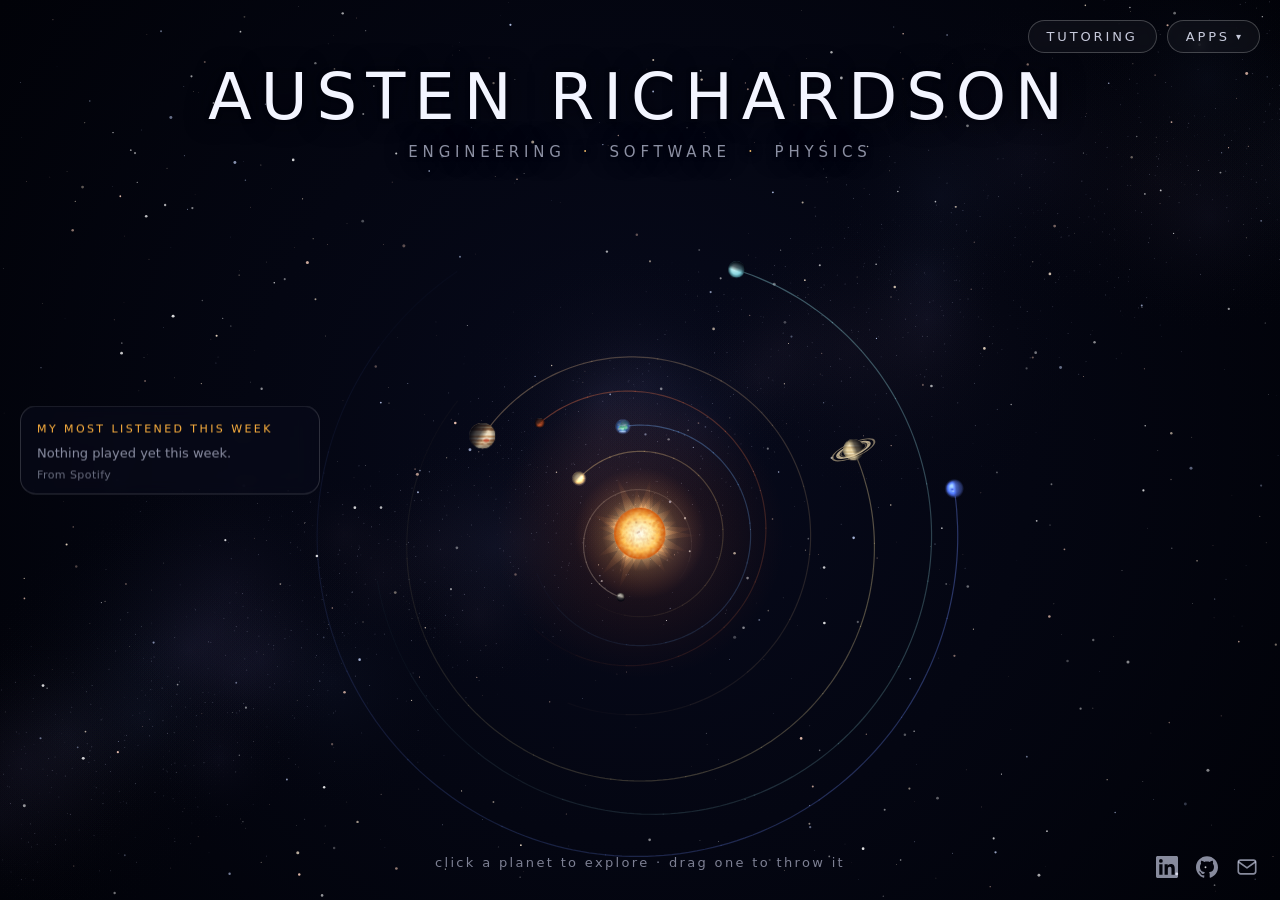
<file: index.html>
<!DOCTYPE html>
<html lang="en">
<head>
  <meta charset="utf-8">
  <meta name="viewport" content="width=device-width, initial-scale=1">
  <title>AustenRichardson.com</title>
  <link rel="icon" href="data:image/svg+xml,<svg xmlns='http://www.w3.org/2000/svg' viewBox='0 0 32 32'><defs><radialGradient id='g'><stop offset='0' stop-color='%23fff6d0'/><stop offset='.6' stop-color='%23ffb23f'/><stop offset='1' stop-color='%23ff7a10'/></radialGradient></defs><circle cx='16' cy='16' r='12' fill='url(%23g)'/></svg>">
  <link rel="stylesheet" href="css/style.css">
</head>
<body>
  <canvas id="space" aria-label="AustenRichardson.com interactive solar system"></canvas>

  <header id="masthead">
    <h1>Austen Richardson</h1>
    <p class="tagline">Engineering <span aria-hidden="true">&middot;</span> Software <span aria-hidden="true">&middot;</span> Physics</p>
  </header>

  <p id="hint" aria-hidden="true"></p>

  <!-- Site links -->
  <nav id="site-links" aria-label="More">
    <a class="site-link" id="tutoring-link" href="tutoring/">Tutoring</a>
    <div class="apps">
      <button class="site-link" id="apps-btn" type="button" aria-expanded="false" aria-controls="apps-menu">Apps <span class="caret" aria-hidden="true">▾</span></button>
      <!-- To add an app, add another <li> here. -->
      <ul class="apps-menu" id="apps-menu" hidden>
        <li><a href="krillion/">Music Krillion</a></li>
        <li><a href="sky/">Your Sky Tonight</a></li>
      </ul>
    </div>
  </nav>

  <!-- My most listened this week (filled from data/spotify-week.json by js/listening.js) -->
  <aside id="listening" aria-labelledby="listening-title" hidden>
    <button class="site-link" id="listening-btn" type="button" aria-expanded="false" aria-controls="listening-panel"><span aria-hidden="true">♫</span> This week</button>
    <div class="listening-panel" id="listening-panel">
      <h2 id="listening-title">My most listened this week</h2>
      <ol id="listening-list"></ol>
      <p class="listening-foot" id="listening-foot"></p>
    </div>
  </aside>

  <!-- Contact links -->
  <nav id="contact" aria-label="Contact">
    <a href="https://www.linkedin.com/in/austen-richardson-918320334/" target="_blank" rel="noopener" aria-label="LinkedIn" title="LinkedIn">
      <svg viewBox="0 0 24 24" aria-hidden="true"><path fill="currentColor" d="M20.447 20.452h-3.554v-5.569c0-1.328-.027-3.037-1.852-3.037-1.853 0-2.136 1.445-2.136 2.939v5.667H9.351V9h3.414v1.561h.046c.477-.9 1.637-1.85 3.37-1.85 3.601 0 4.267 2.37 4.267 5.455v6.286zM5.337 7.433a2.062 2.062 0 1 1 0-4.125 2.062 2.062 0 0 1 0 4.125zM7.119 20.452H3.555V9h3.564v11.452zM22.225 0H1.771C.792 0 0 .774 0 1.729v20.542C0 23.227.792 24 1.771 24h20.451C23.2 24 24 23.227 24 22.271V1.729C24 .774 23.2 0 22.222 0h.003z"/></svg>
    </a>
    <a href="https://github.com/austenjr08" target="_blank" rel="noopener" aria-label="GitHub" title="GitHub">
      <svg viewBox="0 0 24 24" aria-hidden="true"><path fill="currentColor" d="M12 .297c-6.63 0-12 5.373-12 12 0 5.303 3.438 9.8 8.205 11.385.6.113.82-.258.82-.577 0-.285-.01-1.04-.015-2.04-3.338.724-4.042-1.61-4.042-1.61C4.422 18.07 3.633 17.7 3.633 17.7c-1.087-.744.084-.729.084-.729 1.205.084 1.838 1.236 1.838 1.236 1.07 1.835 2.809 1.305 3.495.998.108-.776.417-1.305.76-1.605-2.665-.3-5.466-1.332-5.466-5.93 0-1.31.465-2.38 1.235-3.22-.135-.303-.54-1.523.105-3.176 0 0 1.005-.322 3.3 1.23.96-.267 1.98-.399 3-.405 1.02.006 2.04.138 3 .405 2.28-1.552 3.285-1.23 3.285-1.23.645 1.653.24 2.873.12 3.176.765.84 1.23 1.91 1.23 3.22 0 4.61-2.805 5.625-5.475 5.92.42.36.81 1.096.81 2.22 0 1.606-.015 2.896-.015 3.286 0 .315.21.69.825.57C20.565 22.092 24 17.592 24 12.297c0-6.627-5.373-12-12-12"/></svg>
    </a>
    <a href="mailto:austenjames08@gmail.com" aria-label="Email" title="Email">
      <svg viewBox="0 0 24 24" aria-hidden="true" fill="none" stroke="currentColor" stroke-width="1.8" stroke-linecap="round" stroke-linejoin="round"><rect x="2.5" y="4.5" width="19" height="15" rx="2.5"/><path d="m3 6.5 9 6.5 9-6.5"/></svg>
    </a>
  </nav>

  <button id="reset" type="button">reset</button>
  <script src="js/stats.js"></script>
  <script src="js/main.js"></script>
  <script src="js/apps-menu.js"></script>
  <script src="js/listening.js"></script>
</body>
</html>
</file>
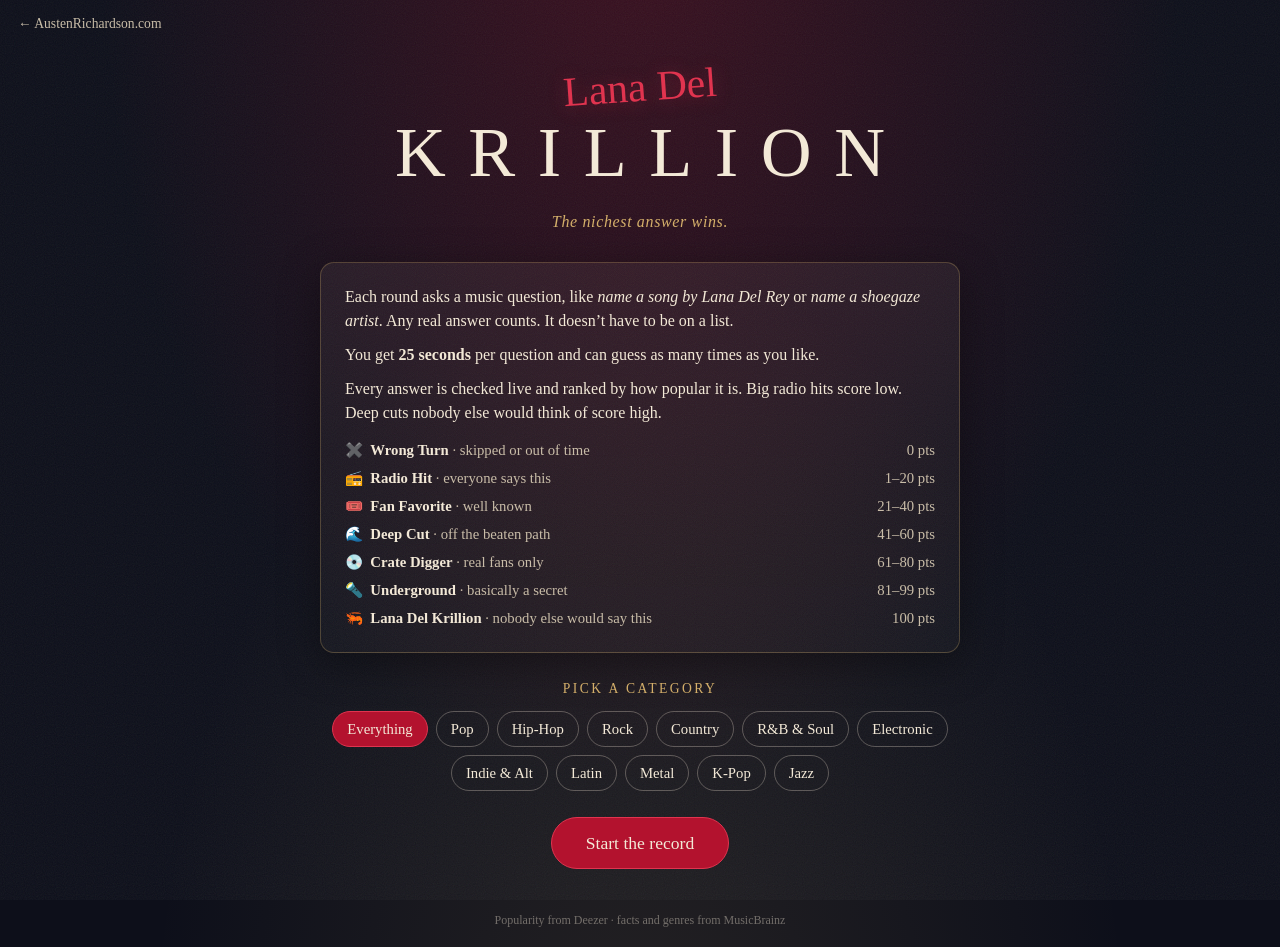
<file: krillion/index.html>
<!DOCTYPE html>
<html lang="en">
<head>
  <meta charset="utf-8">
  <meta name="viewport" content="width=device-width, initial-scale=1">
  <title>Lana Del Krillion</title>
  <meta name="description" content="A music trivia game where the nichest answer wins.">
  <meta name="robots" content="noindex">
  <link rel="icon" href="data:image/svg+xml,<svg xmlns='http://www.w3.org/2000/svg' viewBox='0 0 32 32'><text y='26' font-size='26'>🦐</text></svg>">
  <link rel="stylesheet" href="krillion.css">
</head>
<body>
  <div class="grain" aria-hidden="true"></div>
  <a class="home-link" href="../index.html">← AustenRichardson.com</a>

  <main id="app" aria-live="polite">
    <!-- Start screen -->
    <section id="screen-start" class="screen">
      <header class="masthead">
        <p class="script">Lana Del</p>
        <h1>KRILLION</h1>
        <p class="tagline">The nichest answer wins.</p>
      </header>

      <div class="card rules">
        <p>Each round asks a music question, like <em>name a song by Lana Del Rey</em> or <em>name a shoegaze artist</em>. Any real answer counts. It doesn’t have to be on a list.</p>
        <p>You get <b>25 seconds</b> per question and can guess as many times as you like.</p>
        <p>Every answer is checked live and ranked by how popular it is. Big radio hits score low. Deep cuts nobody else would think of score high.</p>
        <ul class="tier-legend" id="tier-legend"></ul>
      </div>

      <h2 class="section-label">Pick a category</h2>
      <div class="chips" id="genre-chips" role="radiogroup" aria-label="Category"></div>

      <button class="btn btn-primary" id="start-btn">Start the record</button>
    </section>

    <!-- Road trip: the car moves with your total points. Moved between screens by the script. -->
    <div class="road" id="road" hidden>
      <div class="road-scene" id="road-scene"></div>
      <ul class="ladder" id="ladder" aria-label="Rarity categories"></ul>
    </div>

    <!-- Round screen -->
    <section id="screen-round" class="screen" hidden>
      <div class="round-top">
        <span id="round-count">Round 1 / 7</span>
        <span id="round-score">0 pts</span>
      </div>
      <div class="progress"><div id="progress-bar"></div></div>

      <div class="card question" id="q-card">
        <p class="q-type" id="q-type"></p>
        <h2 class="q-text" id="q-text"></h2>
        <p class="q-hint" id="q-hint"></p>
        <div class="timer" id="timer" role="timer" aria-label="Time left">
          <div class="timer-track"><div id="timer-bar"></div></div>
          <span id="timer-num">25s</span>
        </div>

        <form id="answer-form" autocomplete="off">
          <div id="inputs"></div>
          <div class="form-row">
            <button class="btn btn-primary" type="submit" id="submit-btn">Lock it in</button>
            <button class="btn btn-ghost" type="button" id="skip-btn">Skip</button>
          </div>
        </form>
        <p class="msg" id="msg" role="status"></p>
      </div>

      <div class="card result" id="result" hidden>
        <div class="result-main">
          <img id="r-img" alt="" hidden>
          <div>
            <p class="tier" id="r-tier"></p>
            <h3 id="r-name"></h3>
            <p class="r-detail" id="r-detail"></p>
          </div>
          <p class="r-points" id="r-points"></p>
        </div>
        <p class="r-common" id="r-common"></p>
        <button class="btn btn-primary" id="next-btn">Next</button>
      </div>
    </section>

    <!-- End screen -->
    <section id="screen-end" class="screen" hidden>
      <header class="masthead small">
        <p class="script">Lana Del</p>
        <h1>KRILLION</h1>
      </header>
      <div class="card final" id="final-card">
        <p class="final-label">Your status</p>
        <h2 id="final-era"></h2>
        <p class="final-blurb" id="final-blurb"></p>
        <p class="final-score" id="final-score"></p>
        <p class="final-squares" id="final-squares"></p>
        <p class="final-trip" id="final-trip"></p>
        <h3 class="review-title">Your answers</h3>
        <p class="review-hint">Tap a question to see example answers from every category.</p>
        <ol class="recap" id="recap"></ol>
        <div class="form-row center">
          <button class="btn btn-primary" id="share-btn">Copy result</button>
          <button class="btn btn-ghost" id="again-btn">Play again</button>
        </div>
        <p class="msg" id="share-msg" role="status"></p>
      </div>
    </section>
  </main>

  <footer class="credits">Popularity from Deezer · facts and genres from MusicBrainz</footer>

  <script src="../js/stats.js"></script>
  <script src="krillion.js"></script>
</body>
</html>
</file>
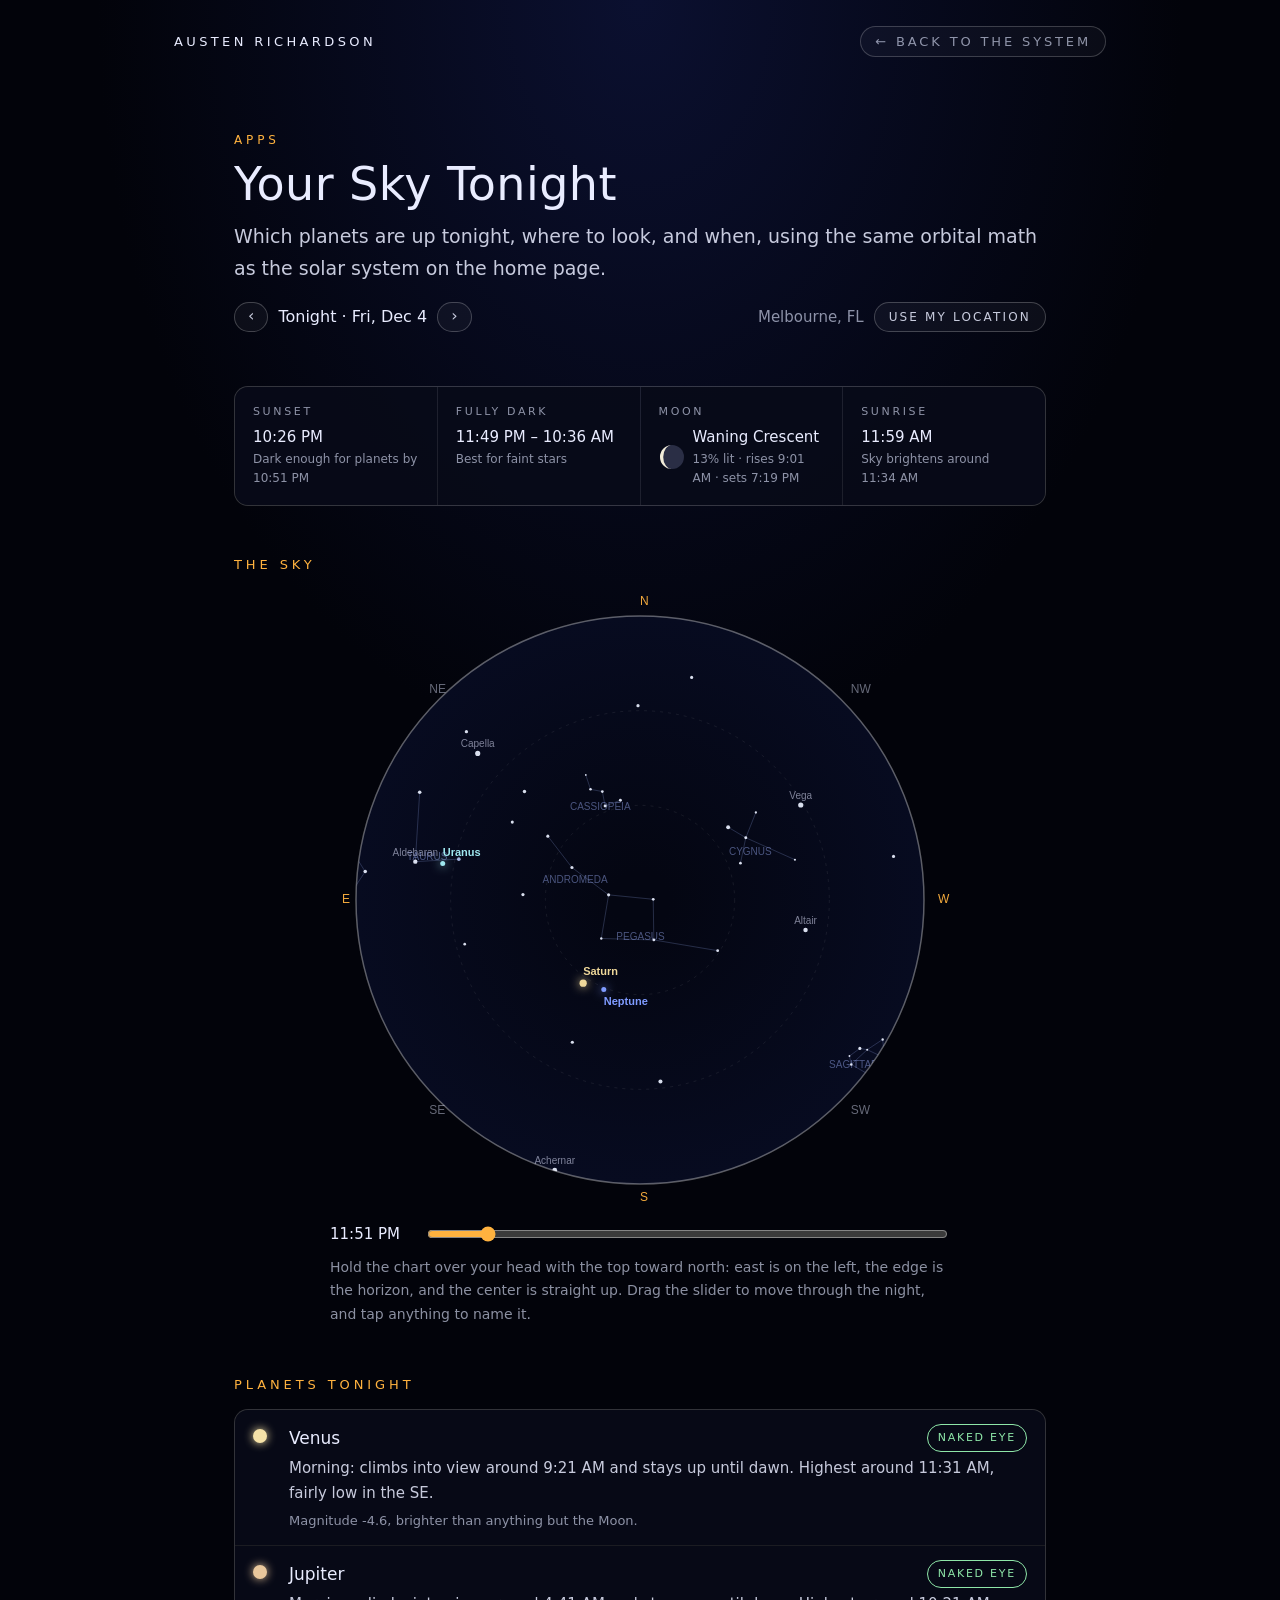
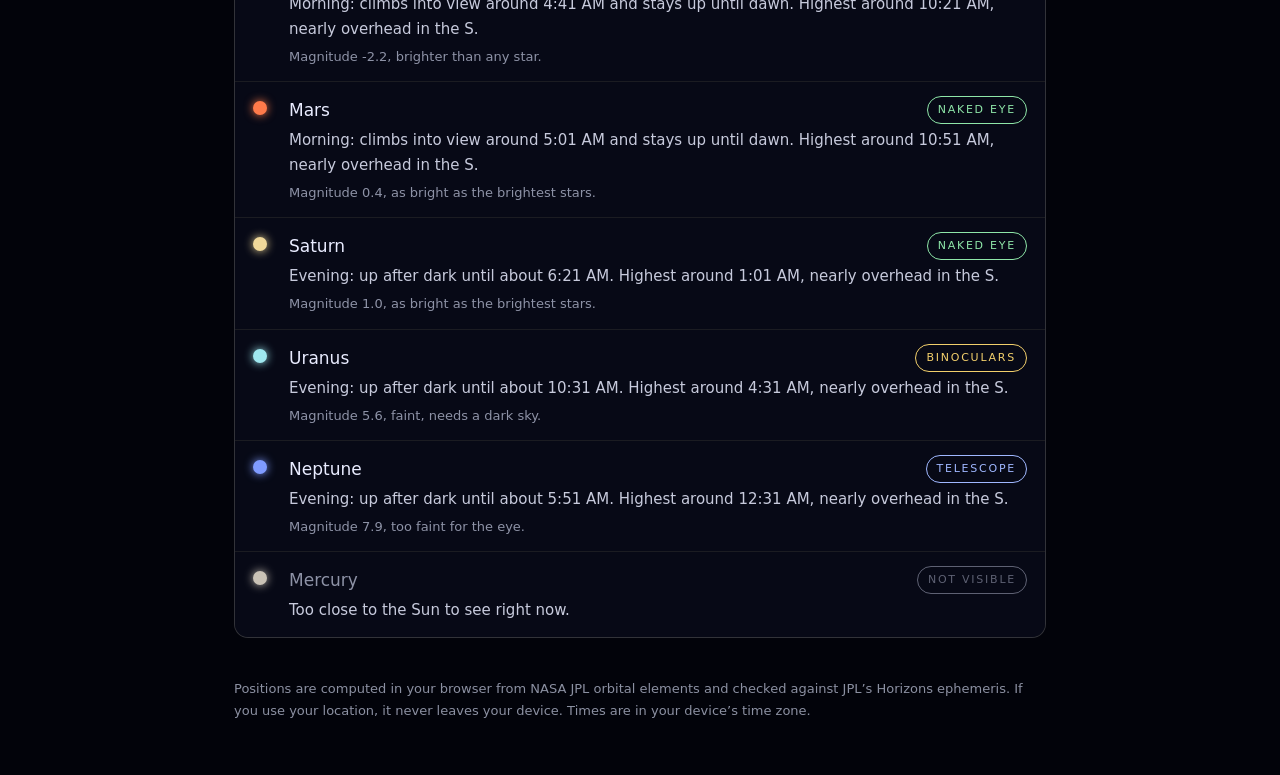
<file: sky/index.html>
<!DOCTYPE html>
<html lang="en">
<head>
  <meta charset="utf-8">
  <meta name="viewport" content="width=device-width, initial-scale=1">
  <title>Your Sky Tonight — AustenRichardson.com</title>
  <meta name="description" content="Which planets you can see tonight, when the Moon rises, and a live chart of the night sky, computed in your browser.">
  <link rel="icon" href="data:image/svg+xml,<svg xmlns='http://www.w3.org/2000/svg' viewBox='0 0 32 32'><circle cx='16' cy='16' r='12' fill='%23ffb23f'/></svg>">
  <link rel="stylesheet" href="../css/page.css">
  <link rel="stylesheet" href="sky.css">
</head>
<body>
  <a class="skip-link" href="#main">Skip to content</a>
  <canvas id="stars" aria-hidden="true"></canvas>
  <header class="topbar">
    <a class="brand" href="../index.html">Austen Richardson</a>
    <nav class="topnav" aria-label="Site">
      <a href="../index.html">← Back to the system</a>
    </nav>
  </header>

  <main id="main" class="sky">
    <section class="sky-hero">
      <p class="eyebrow">Apps</p>
      <h1>Your Sky Tonight</h1>
      <p class="summary">Which planets are up tonight, where to look, and when, using the same orbital math as the solar system on the home page.</p>

      <div class="controls">
        <div class="day-nav">
          <button class="pill" id="prev-day" type="button" aria-label="Previous night">‹</button>
          <span id="night-label" class="night-label"></span>
          <button class="pill" id="next-day" type="button" aria-label="Next night">›</button>
          <button class="pill" id="tonight-btn" type="button" hidden>Tonight</button>
        </div>
        <div class="place">
          <span id="place-label"></span>
          <button class="pill" id="locate-btn" type="button">Use my location</button>
        </div>
      </div>
      <p class="place-note" id="place-note" role="status"></p>
    </section>

    <dl class="glance" id="glance"></dl>

    <h2>The sky</h2>
    <div class="chart-wrap">
      <canvas id="chart" role="img" aria-label="Chart of the night sky"></canvas>
      <div class="chart-tip" id="chart-tip" hidden></div>
    </div>
    <div class="time-row">
      <label for="time-slider" class="time-label" id="time-label"></label>
      <input type="range" id="time-slider" min="0" max="100" value="0">
      <button class="pill" id="now-btn" type="button">Now</button>
    </div>
    <p class="chart-help">Hold the chart over your head with the top toward north: east is on the left, the edge is the horizon, and the center is straight up. Drag the slider to move through the night, and tap anything to name it.</p>

    <h2>Planets tonight</h2>
    <ul class="planet-list" id="planet-list"></ul>

    <div id="extras"></div>

    <p class="fine-print">Positions are computed in your browser from NASA JPL orbital elements and checked against JPL’s Horizons ephemeris. If you use your location, it never leaves your device. Times are in your device’s time zone.</p>
  </main>

  <script src="../js/stats.js"></script>
  <script src="../js/page.js"></script>
  <script src="astro.js"></script>
  <script src="sky.js"></script>
</body>
</html>
</file>
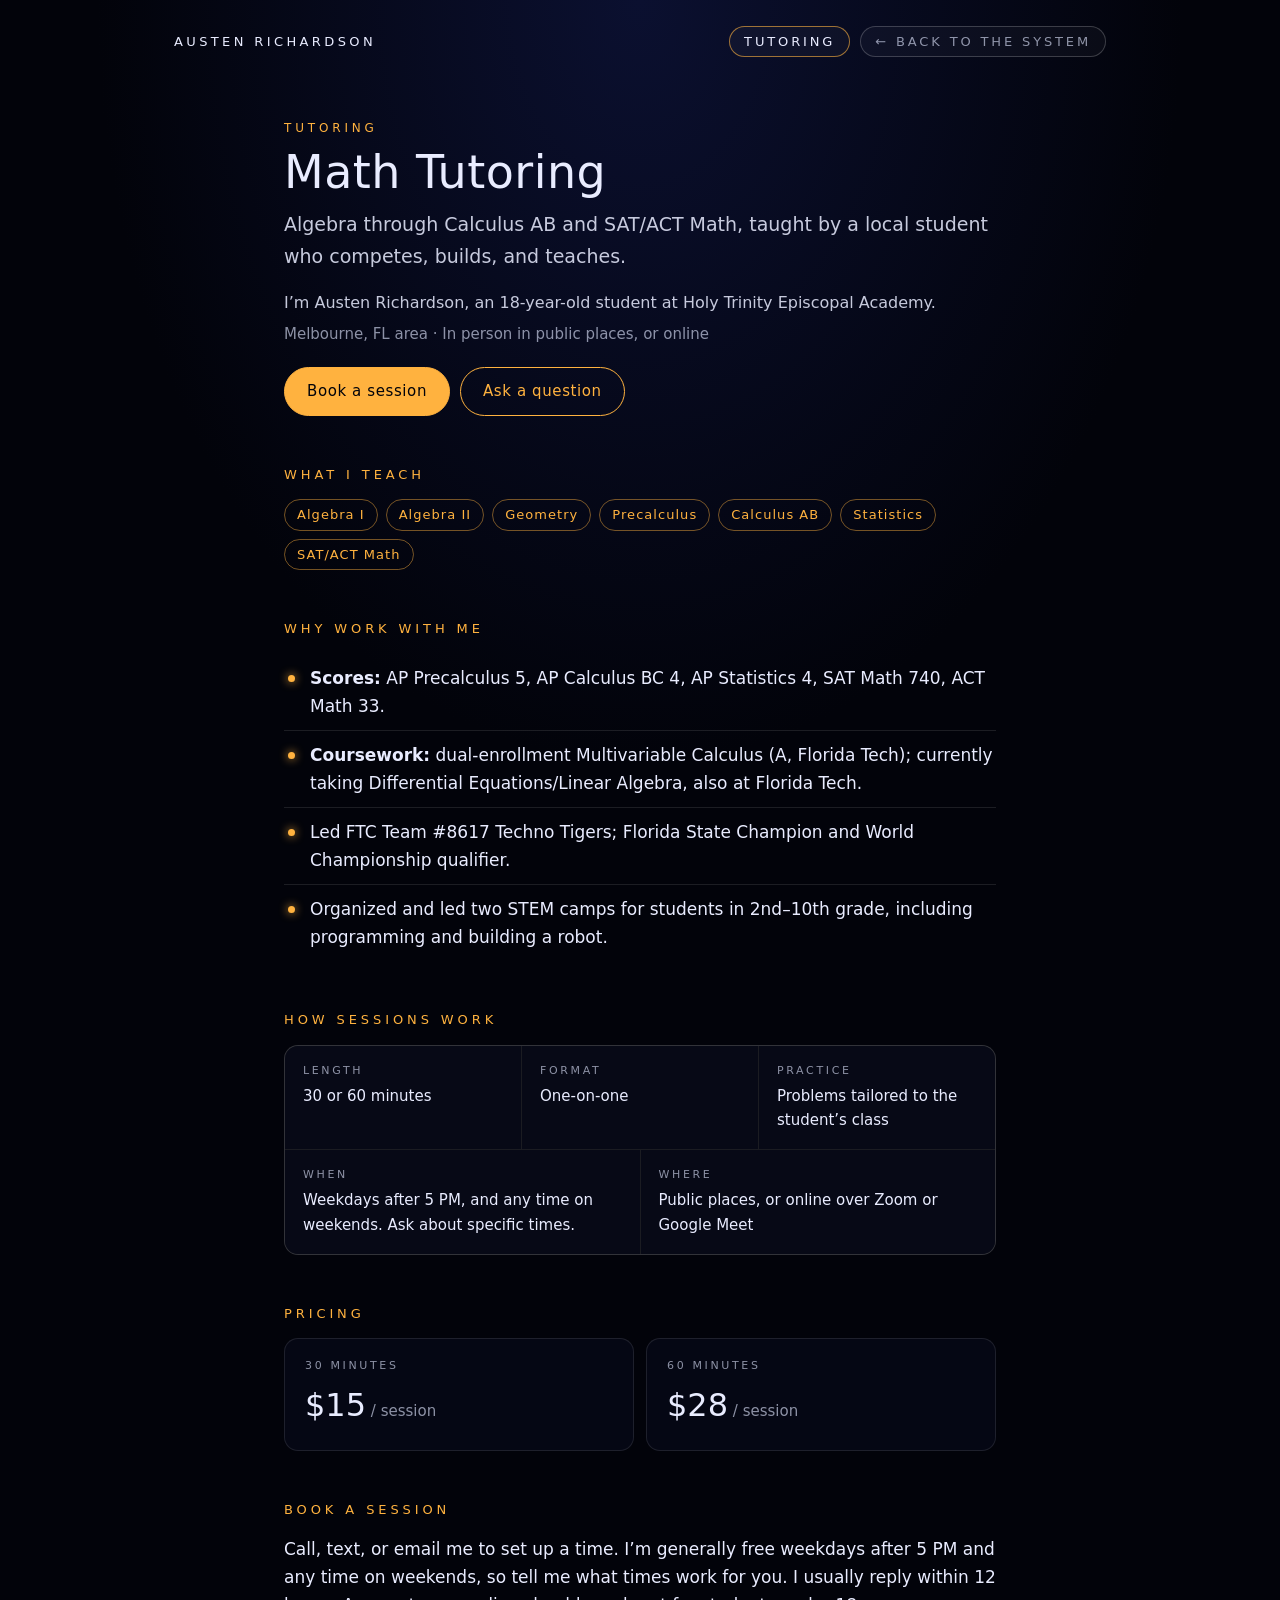
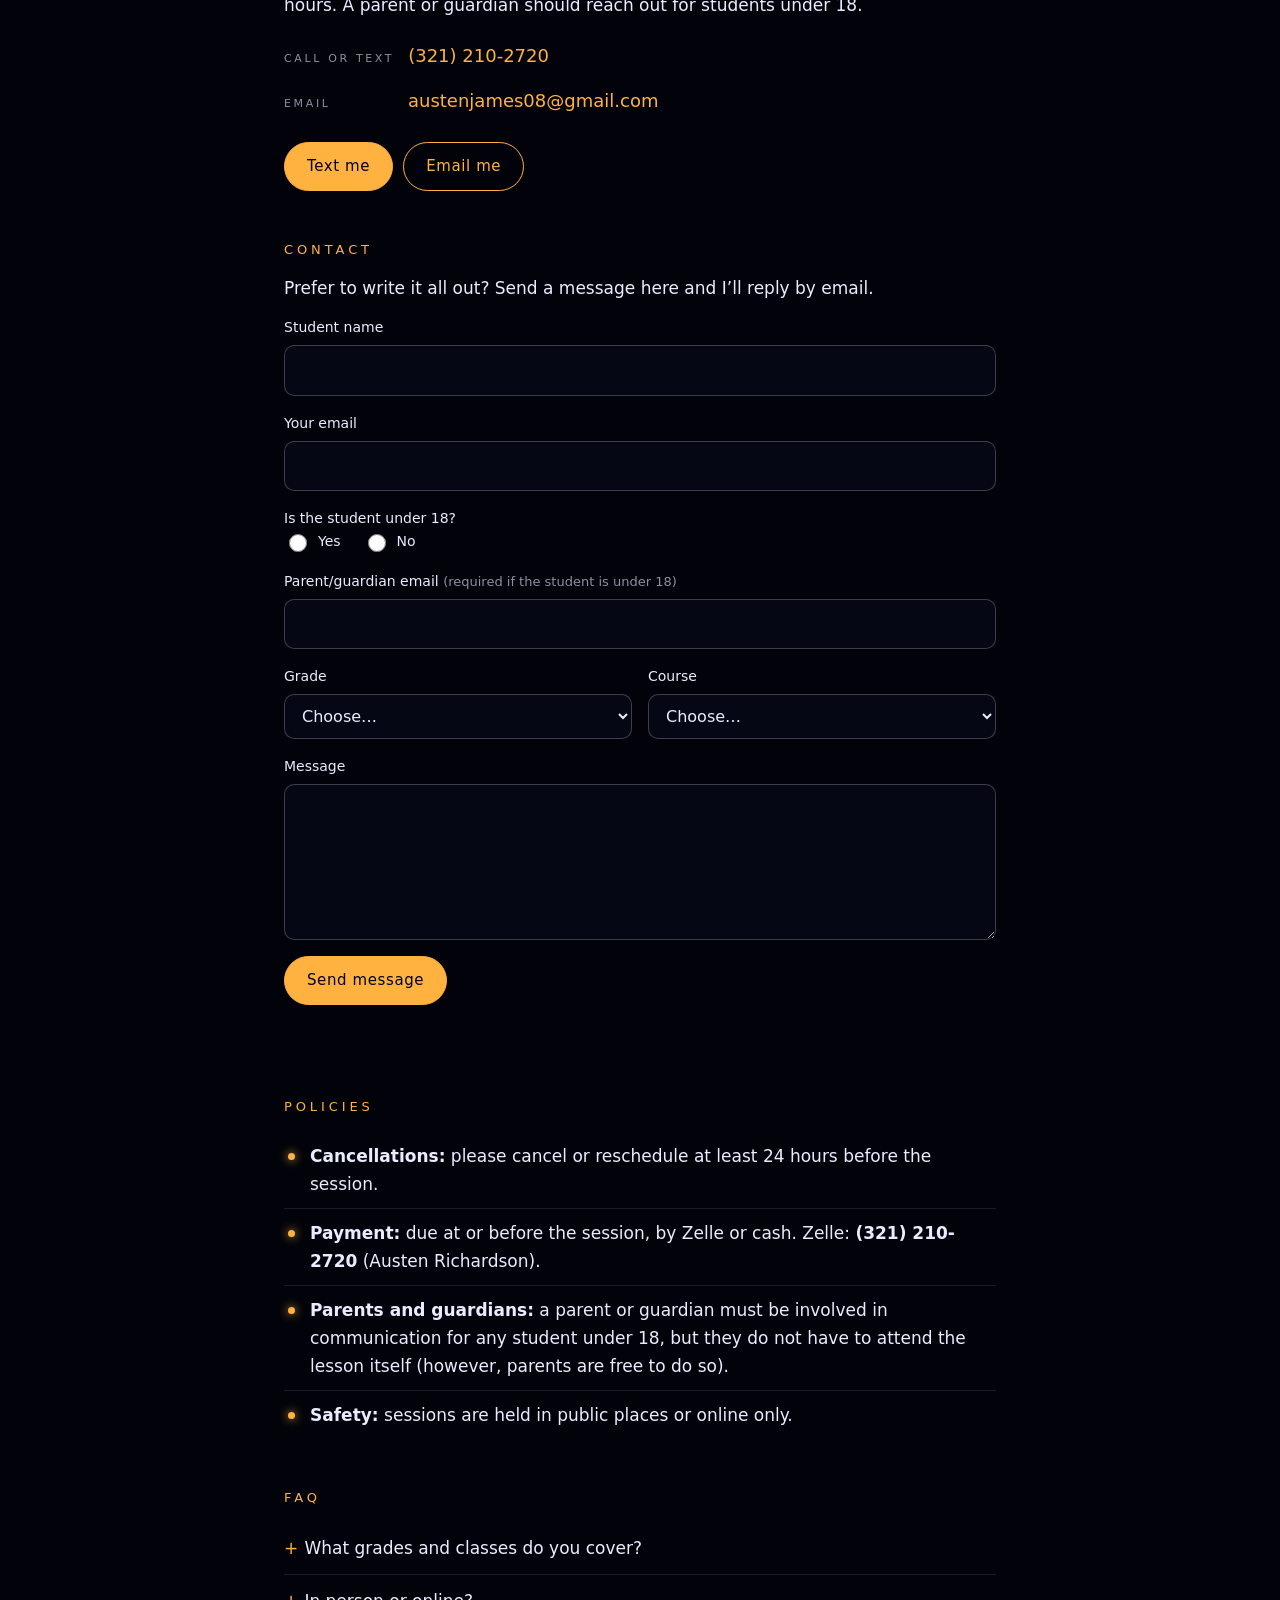
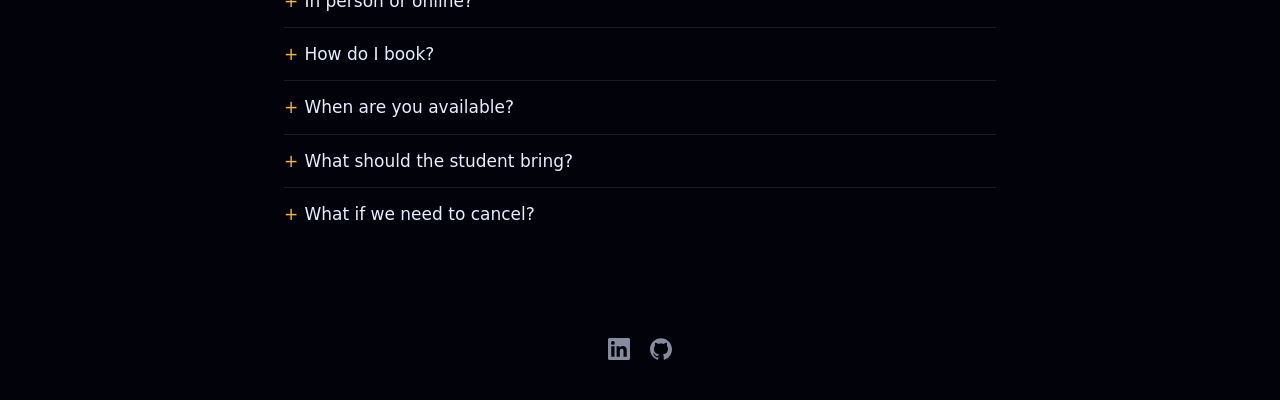
<file: tutoring/index.html>
<!DOCTYPE html>
<html lang="en">
<head>
  <meta charset="utf-8">
  <meta name="viewport" content="width=device-width, initial-scale=1">
  <title>Math Tutoring — AustenRichardson.com</title>
  <meta name="description" content="Math tutoring from Algebra through Calculus AB and SAT Math in the Melbourne, FL area, in person in public places or online.">
  <link rel="icon" href="data:image/svg+xml,<svg xmlns='http://www.w3.org/2000/svg' viewBox='0 0 32 32'><circle cx='16' cy='16' r='12' fill='%23ffb23f'/></svg>">
  <link rel="stylesheet" href="../css/page.css">
  <link rel="stylesheet" href="../css/tutoring.css">
</head>
<body>
  <a class="skip-link" href="#main">Skip to content</a>
  <canvas id="stars" aria-hidden="true"></canvas>
  <header class="topbar">
    <a class="brand" href="../index.html">Austen Richardson</a>
    <nav class="topnav" aria-label="Site">
      <a class="nav-tutoring" href="./" aria-current="page">Tutoring</a>
      <a href="../index.html">← Back to the system</a>
    </nav>
  </header>

  <main id="main" class="tutoring">
    <!-- 1. Header -->
    <section class="t-hero" aria-labelledby="t-title">
      <p class="eyebrow">Tutoring</p>
      <h1 id="t-title">Math Tutoring</h1>
      <p class="summary">Algebra through Calculus AB and SAT/ACT Math, taught by a local student who competes, builds, and teaches.</p>
      <p class="about-line">I’m Austen Richardson, an 18-year-old student at Holy Trinity Episcopal Academy.</p>
      <p class="location">Melbourne, FL area · In person in public places, or online</p>
      <p class="t-cta"><a class="btn" href="#book">Book a session</a> <a class="btn btn-ghost" href="#contact">Ask a question</a></p>
    </section>

    <!-- 2. What I teach -->
    <section aria-labelledby="teach">
      <h2 id="teach">What I teach</h2>
      <ul class="tags subjects">
        <li>Algebra I</li>
        <li>Algebra II</li>
        <li>Geometry</li>
        <li>Precalculus</li>
        <li>Calculus AB</li>
        <li>Statistics</li>
        <li>SAT/ACT Math</li>
      </ul>
    </section>

    <!-- 3. Why work with me (facts only) -->
    <section aria-labelledby="why">
      <h2 id="why">Why work with me</h2>
      <ul class="highlights">
        <li><strong>Scores:</strong> AP Precalculus 5, AP Calculus BC 4, AP Statistics 4, SAT Math 740, ACT Math 33.</li>
        <li><strong>Coursework:</strong> dual-enrollment Multivariable Calculus (A, Florida Tech); currently taking Differential Equations/Linear Algebra, also at Florida Tech.</li>
        <li>Led FTC Team #8617 Techno Tigers; Florida State Champion and World Championship qualifier.</li>
        <li>Organized and led two STEM camps for students in 2nd–10th grade, including programming and building a robot.</li>
      </ul>
    </section>

    <!-- 4. How sessions work -->
    <section aria-labelledby="how">
      <h2 id="how">How sessions work</h2>
      <dl class="glance">
        <div><dt>Length</dt><dd>30 or 60 minutes</dd></div>
        <div><dt>Format</dt><dd>One-on-one</dd></div>
        <div><dt>Practice</dt><dd>Problems tailored to the student’s class</dd></div>
        <div><dt>When</dt><dd>Weekdays after 5 PM, and any time on weekends. Ask about specific times.</dd></div>
        <div><dt>Where</dt><dd>Public places, or online over Zoom or Google Meet</dd></div>
      </dl>
    </section>

    <!-- 5. Pricing (values come from js/tutoring.js) -->
    <section aria-labelledby="pricing">
      <h2 id="pricing">Pricing</h2>
      <div class="prices">
        <div class="price-card">
          <p class="price-len">30 minutes</p>
          <p class="price-amt"><span data-price="30">$15</span><span class="per"> / session</span></p>
        </div>
        <div class="price-card">
          <p class="price-len">60 minutes</p>
          <p class="price-amt"><span data-price="60">$28</span><span class="per"> / session</span></p>
        </div>
      </div>
    </section>

    <!-- 6. Booking: direct contact -->
    <section id="book" aria-labelledby="book-h">
      <h2 id="book-h">Book a session</h2>
      <p>Call, text, or email me to set up a time. I’m generally free weekdays after 5 PM and any time on weekends, so tell me what times work for you. I usually reply within 12 hours. A parent or guardian should reach out for students under 18.</p>
      <ul class="direct">
        <li><span class="direct-label">Call or text</span> <a href="tel:+13212102720">(321) 210-2720</a></li>
        <li><span class="direct-label">Email</span> <a href="mailto:austenjames08@gmail.com?subject=Math%20tutoring">austenjames08@gmail.com</a></li>
      </ul>
      <p class="t-cta"><a class="btn" href="sms:+13212102720">Text me</a> <a class="btn btn-ghost" href="mailto:austenjames08@gmail.com?subject=Math%20tutoring">Email me</a></p>
    </section>

    <!-- 7. Contact form (no data is stored by this site) -->
    <section id="contact" aria-labelledby="contact-h">
      <h2 id="contact-h">Contact</h2>
      <p>Prefer to write it all out? Send a message here and I’ll reply by email.</p>
      <!-- Messages go through Formspree (endpoint set in js/tutoring.js). This site stores nothing. -->
      <form id="contact-form" class="t-form" method="post" action="#" novalidate>
        <input type="hidden" name="_subject" value="New tutoring inquiry from austenrichardson.com">
        <!-- Spam trap: real visitors never see or fill this. -->
        <div class="hp" aria-hidden="true"><label>Leave this empty <input type="text" name="_gotcha" tabindex="-1" autocomplete="off"></label></div>
        <div class="field">
          <label for="f-name">Student name</label>
          <input id="f-name" name="name" type="text" autocomplete="name" required maxlength="80">
        </div>
        <div class="field">
          <label for="f-email">Your email</label>
          <input id="f-email" name="email" type="email" autocomplete="email" required maxlength="120">
        </div>
        <fieldset class="field">
          <legend>Is the student under 18?</legend>
          <div class="radios">
            <label><input type="radio" name="under18" value="yes" required> Yes</label>
            <label><input type="radio" name="under18" value="no"> No</label>
          </div>
        </fieldset>
        <div class="field" id="guardian-row">
          <label for="f-guardian">Parent/guardian email <span class="req-note">(required if the student is under 18)</span></label>
          <input id="f-guardian" name="guardian" type="email" autocomplete="off" maxlength="120">
        </div>
        <div class="field-pair">
          <div class="field">
            <label for="f-grade">Grade</label>
            <select id="f-grade" name="grade" required>
              <option value="">Choose…</option>
              <option>6th</option><option>7th</option><option>8th</option><option>9th</option>
              <option>10th</option><option>11th</option><option>12th</option><option>College</option><option>Other</option>
            </select>
          </div>
          <div class="field">
            <label for="f-course">Course</label>
            <select id="f-course" name="course" required>
              <option value="">Choose…</option>
              <option>Algebra I</option><option>Algebra II</option><option>Geometry</option>
              <option>Precalculus</option><option>Calculus AB</option><option>Statistics</option><option>SAT/ACT Math</option><option>Other</option>
            </select>
          </div>
        </div>
        <div class="field">
          <label for="f-message">Message</label>
          <textarea id="f-message" name="message" rows="5" required maxlength="2000"></textarea>
        </div>
        <button class="btn" type="submit">Send message</button>
        <p id="form-status" class="form-status" role="status" aria-live="polite"></p>
      </form>
    </section>

    <!-- 8. Policies -->
    <section aria-labelledby="policies">
      <h2 id="policies">Policies</h2>
      <ul class="highlights">
        <li><strong>Cancellations:</strong> please cancel or reschedule at least 24 hours before the session.</li>
        <li><strong>Payment:</strong> due at or before the session, by Zelle or cash. Zelle: <strong>(321) 210-2720</strong> (Austen Richardson).</li>
        <li><strong>Parents and guardians:</strong> a parent or guardian must be involved in communication for any student under 18, but they do not have to attend the lesson itself (however, parents are free to do so).</li>
        <li><strong>Safety:</strong> sessions are held in public places or online only.</li>
      </ul>
    </section>

    <!-- Testimonials: removed until there are real ones. Add a section here only with
         real reviews the student/family gave written permission to post. -->

    <!-- 10. FAQ -->
    <section aria-labelledby="faq">
      <h2 id="faq">FAQ</h2>
      <div class="faq">
        <details>
          <summary>What grades and classes do you cover?</summary>
          <p>Middle and high school math from Algebra I through Calculus AB, plus Statistics and the math sections of the SAT and ACT. If you’re not sure whether your class fits, send a message and ask.</p>
        </details>
        <details>
          <summary>In person or online?</summary>
          <p>Either. In-person sessions are in public places in the Melbourne, FL area, like a library. Online sessions are held over Zoom or Google Meet.</p>
        </details>
        <details>
          <summary>How do I book?</summary>
          <p>Call or text (321) 210-2720, email austenjames08@gmail.com, or use the contact form, and we’ll pick a time. For students under 18, a parent or guardian should reach out.</p>
        </details>
        <details>
          <summary>When are you available?</summary>
          <p>Weekdays after 5 PM, and any time on weekends. Send me the days and times that work for you and I’ll confirm one. I usually reply within 12 hours.</p>
        </details>
        <details>
          <summary>What should the student bring?</summary>
          <p>Current homework, notes, or a recent test, plus a pencil and calculator if the class uses one. For online sessions, a device with a camera and microphone.</p>
        </details>
        <details>
          <summary>What if we need to cancel?</summary>
          <p>Please cancel or reschedule at least 24 hours ahead so the time can go to someone else.</p>
        </details>
      </div>
    </section>
  </main>

  <nav class="contact" aria-label="Elsewhere">
    <a href="https://www.linkedin.com/in/austen-richardson-918320334/" target="_blank" rel="noopener" aria-label="LinkedIn" title="LinkedIn"><svg viewBox="0 0 24 24" aria-hidden="true"><path fill="currentColor" d="M20.447 20.452h-3.554v-5.569c0-1.328-.027-3.037-1.852-3.037-1.853 0-2.136 1.445-2.136 2.939v5.667H9.351V9h3.414v1.561h.046c.477-.9 1.637-1.85 3.37-1.85 3.601 0 4.267 2.37 4.267 5.455v6.286zM5.337 7.433a2.062 2.062 0 1 1 0-4.125 2.062 2.062 0 0 1 0 4.125zM7.119 20.452H3.555V9h3.564v11.452zM22.225 0H1.771C.792 0 0 .774 0 1.729v20.542C0 23.227.792 24 1.771 24h20.451C23.2 24 24 23.227 24 22.271V1.729C24 .774 23.2 0 22.222 0h.003z"/></svg></a>
    <a href="https://github.com/austenjr08" target="_blank" rel="noopener" aria-label="GitHub" title="GitHub"><svg viewBox="0 0 24 24" aria-hidden="true"><path fill="currentColor" d="M12 .297c-6.63 0-12 5.373-12 12 0 5.303 3.438 9.8 8.205 11.385.6.113.82-.258.82-.577 0-.285-.01-1.04-.015-2.04-3.338.724-4.042-1.61-4.042-1.61C4.422 18.07 3.633 17.7 3.633 17.7c-1.087-.744.084-.729.084-.729 1.205.084 1.838 1.236 1.838 1.236 1.07 1.835 2.809 1.305 3.495.998.108-.776.417-1.305.76-1.605-2.665-.3-5.466-1.332-5.466-5.93 0-1.31.465-2.38 1.235-3.22-.135-.303-.54-1.523.105-3.176 0 0 1.005-.322 3.3 1.23.96-.267 1.98-.399 3-.405 1.02.006 2.04.138 3 .405 2.28-1.552 3.285-1.23 3.285-1.23.645 1.653.24 2.873.12 3.176.765.84 1.23 1.91 1.23 3.22 0 4.61-2.805 5.625-5.475 5.92.42.36.81 1.096.81 2.22 0 1.606-.015 2.896-.015 3.286 0 .315.21.69.825.57C20.565 22.092 24 17.592 24 12.297c0-6.627-5.373-12-12-12"/></svg></a>
  </nav>

  <script src="../js/page.js"></script>
  <script src="../js/tutoring.js"></script>
</body>
</html>
</file>
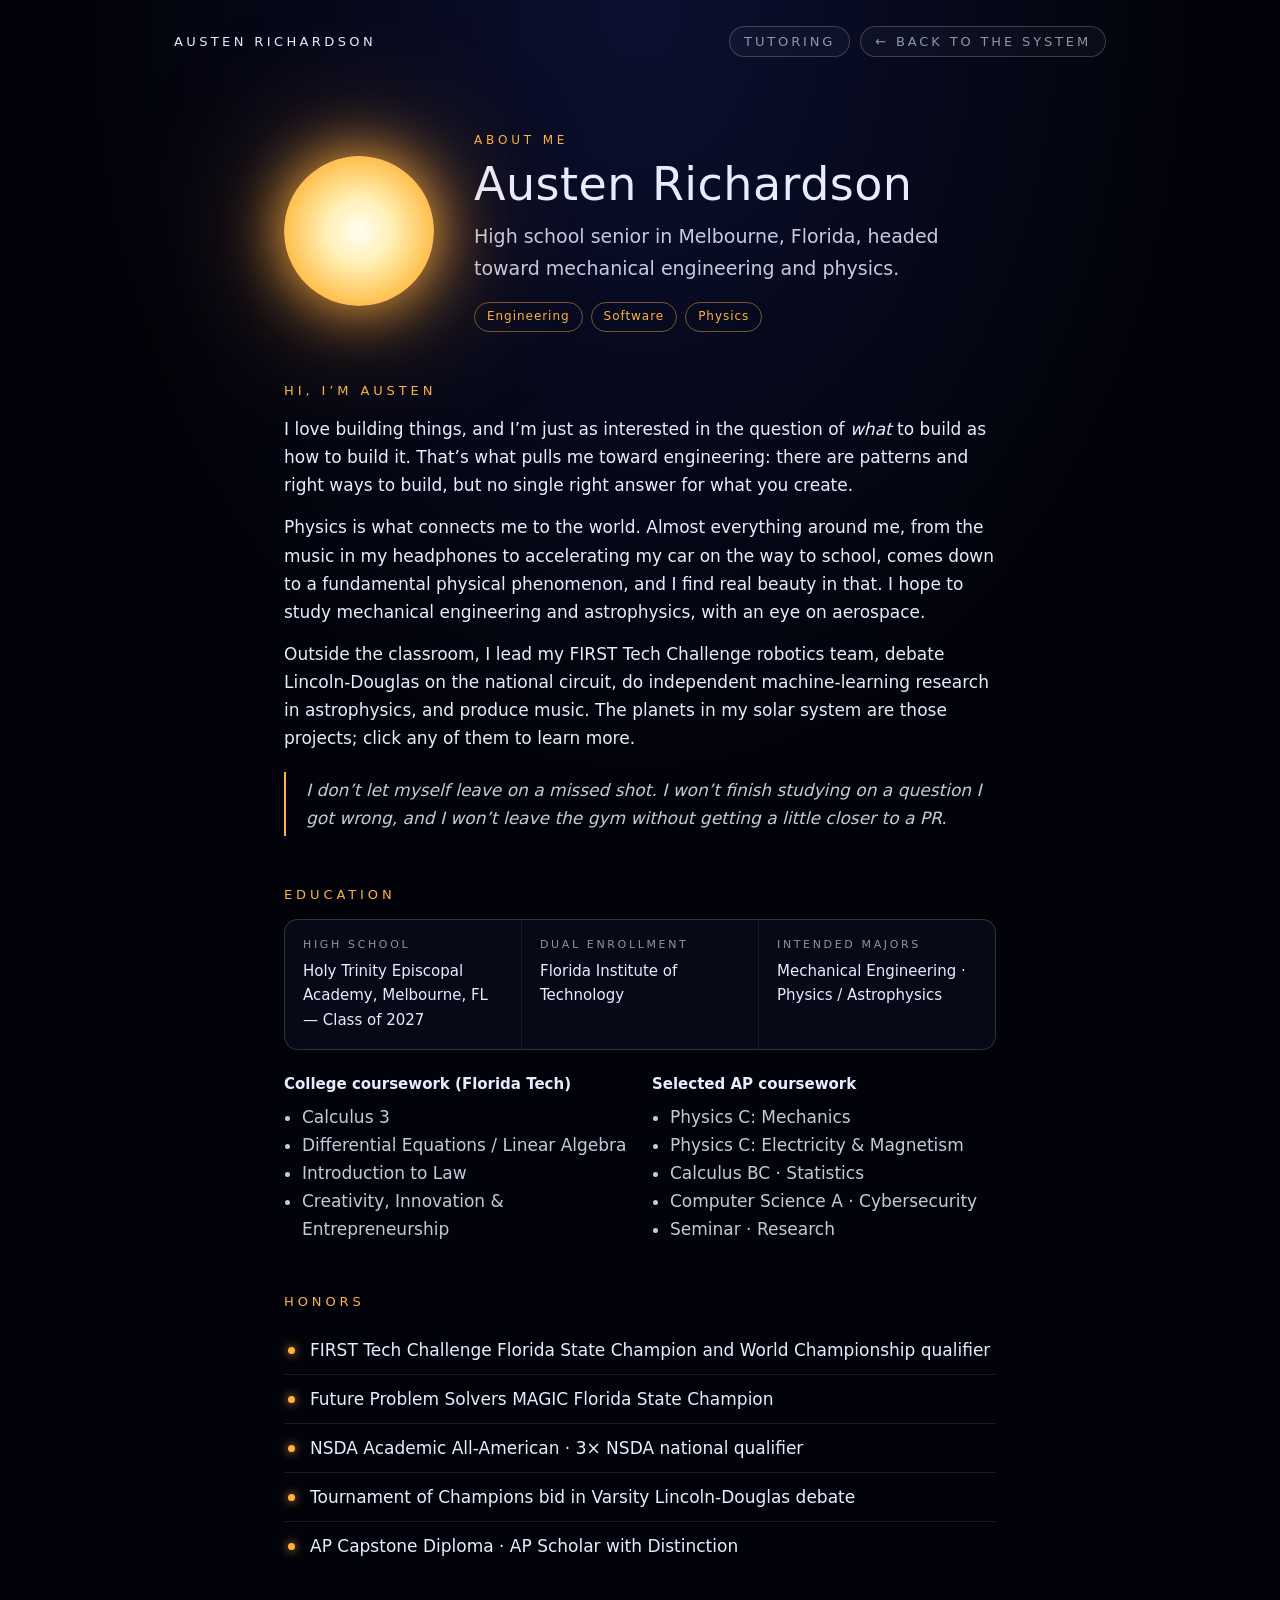
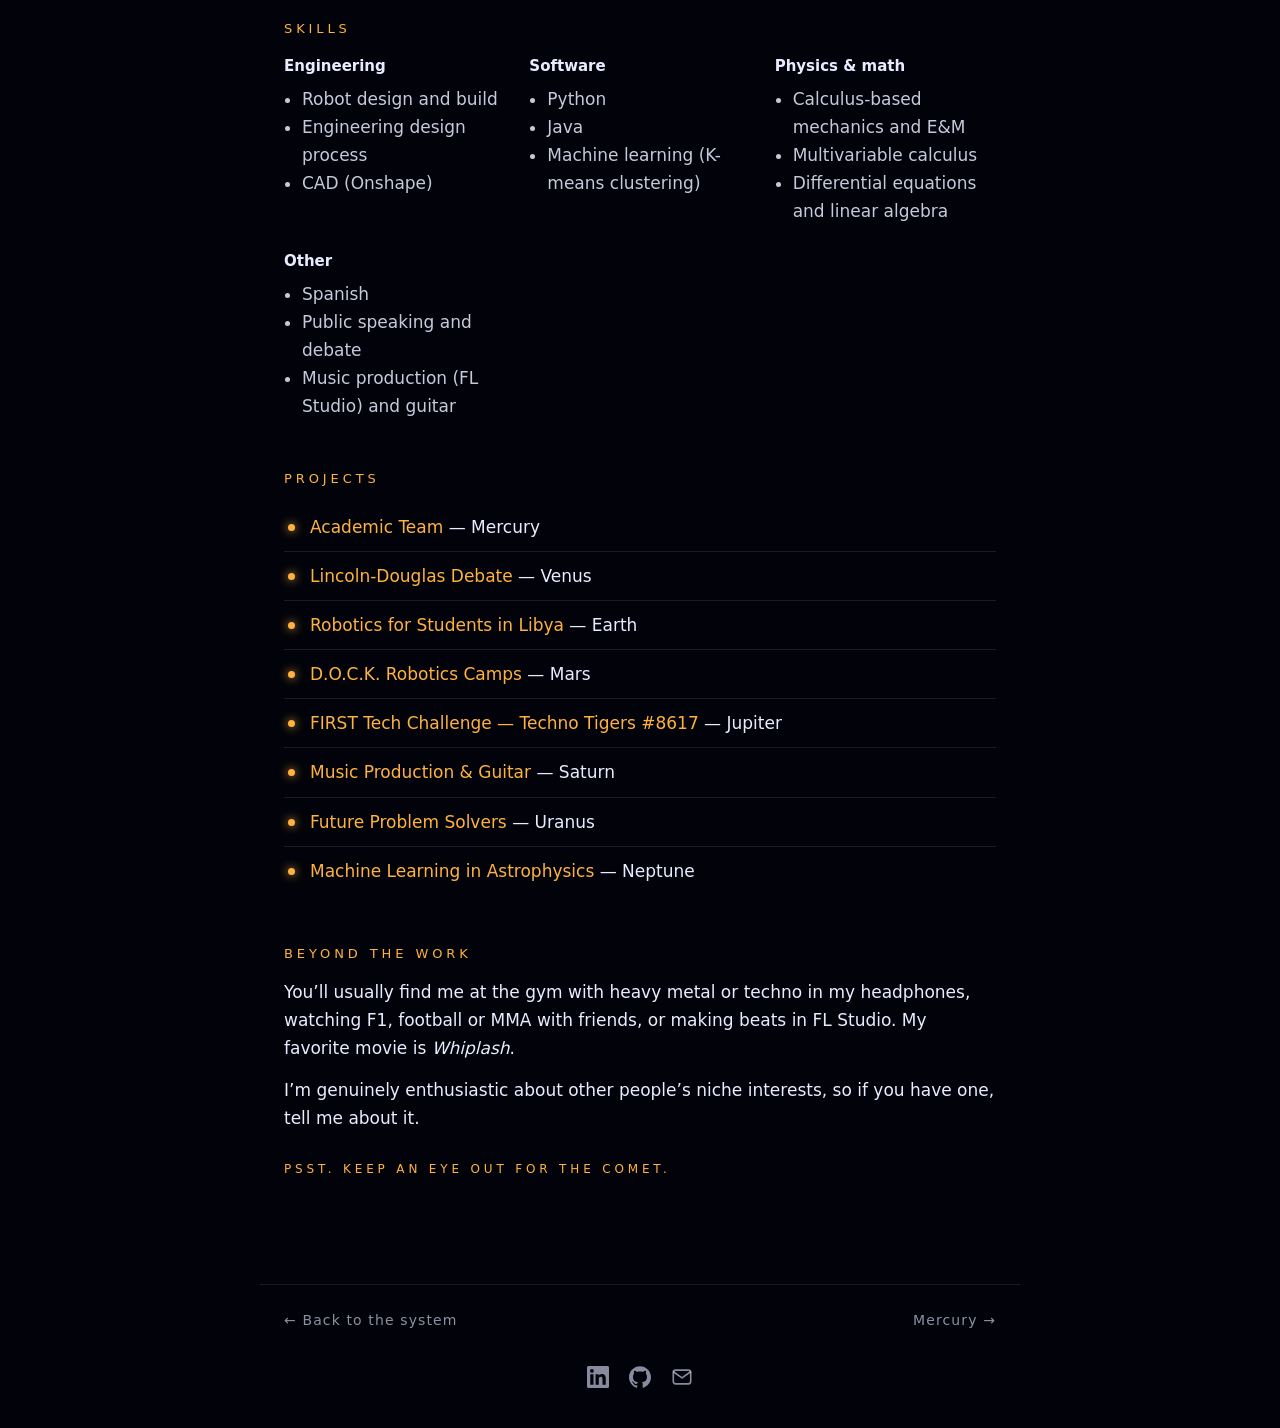
<file: pages/about.html>
<!DOCTYPE html>
<html lang="en">
<head>
  <meta charset="utf-8">
  <meta name="viewport" content="width=device-width, initial-scale=1">
  <title>About me — AustenRichardson.com</title>
  <link rel="icon" href="data:image/svg+xml,<svg xmlns='http://www.w3.org/2000/svg' viewBox='0 0 32 32'><circle cx='16' cy='16' r='12' fill='%23ffb23f'/></svg>">
  <link rel="stylesheet" href="../css/page.css">
  <style>:root { --accent: #ffb23f; }</style>
</head>
<body>
  <canvas id="stars" aria-hidden="true"></canvas>
  <header class="topbar">
    <a class="brand" href="../index.html">Austen Richardson</a>
    <nav class="topnav" aria-label="Site">
      <a class="nav-tutoring" href="../tutoring/">Tutoring</a>
      <a href="../index.html">← Back to the system</a>
    </nav>
  </header>
  <main>
    <section class="hero">
      <div class="planet p-star" aria-hidden="true"></div>
      <div>
        <p class="eyebrow">About me</p>
        <h1>Austen Richardson</h1>
        <p class="summary">High school senior in Melbourne, Florida, headed toward mechanical engineering and physics.</p>
        <ul class="tags"><li>Engineering</li><li>Software</li><li>Physics</li></ul>
      </div>
    </section>

    <h2>Hi, I’m Austen</h2>
    <p>I love building things, and I’m just as interested in the question of <em>what</em> to build as how to build it. That’s what pulls me toward engineering: there are patterns and right ways to build, but no single right answer for what you create.</p>
    <p>Physics is what connects me to the world. Almost everything around me, from the music in my headphones to accelerating my car on the way to school, comes down to a fundamental physical phenomenon, and I find real beauty in that. I hope to study mechanical engineering and astrophysics, with an eye on aerospace.</p>
    <p>Outside the classroom, I lead my FIRST Tech Challenge robotics team, debate Lincoln-Douglas on the national circuit, do independent machine-learning research in astrophysics, and produce music. The planets in my solar system are those projects; click any of them to learn more.</p>

    <blockquote>I don’t let myself leave on a missed shot. I won’t finish studying on a question I got wrong, and I won’t leave the gym without getting a little closer to a PR.</blockquote>

    <h2>Education</h2>
    <dl class="glance">
      <div><dt>High school</dt><dd>Holy Trinity Episcopal Academy, Melbourne, FL — Class of 2027</dd></div>
      <div><dt>Dual enrollment</dt><dd>Florida Institute of Technology</dd></div>
      <div><dt>Intended majors</dt><dd>Mechanical Engineering · Physics / Astrophysics</dd></div>
    </dl>
    <div class="columns" style="margin-top:22px">
      <div><h3>College coursework (Florida Tech)</h3><ul><li>Calculus 3</li><li>Differential Equations / Linear Algebra</li><li>Introduction to Law</li><li>Creativity, Innovation &amp; Entrepreneurship</li></ul></div>
      <div><h3>Selected AP coursework</h3><ul><li>Physics C: Mechanics</li><li>Physics C: Electricity &amp; Magnetism</li><li>Calculus BC · Statistics</li><li>Computer Science A · Cybersecurity</li><li>Seminar · Research</li></ul></div>
    </div>

    <h2>Honors</h2>
    <ul class="highlights">
      <li>FIRST Tech Challenge Florida State Champion and World Championship qualifier</li>
      <li>Future Problem Solvers MAGIC Florida State Champion</li>
      <li>NSDA Academic All-American · 3× NSDA national qualifier</li>
      <li>Tournament of Champions bid in Varsity Lincoln-Douglas debate</li>
      <li>AP Capstone Diploma · AP Scholar with Distinction</li>
    </ul>

    <h2>Skills</h2>
    <div class="columns">
      <div><h3>Engineering</h3><ul><li>Robot design and build</li><li>Engineering design process</li><li>CAD (Onshape)</li></ul></div>
      <div><h3>Software</h3><ul><li>Python</li><li>Java</li><li>Machine learning (K-means clustering)</li></ul></div>
      <div><h3>Physics &amp; math</h3><ul><li>Calculus-based mechanics and E&amp;M</li><li>Multivariable calculus</li><li>Differential equations and linear algebra</li></ul></div>
      <div><h3>Other</h3><ul><li>Spanish</li><li>Public speaking and debate</li><li>Music production (FL Studio) and guitar</li></ul></div>
    </div>

    <h2>Projects</h2>
    <ul class="highlights"><li><a href="mercury.html">Academic Team</a> — Mercury</li><li><a href="venus.html">Lincoln-Douglas Debate</a> — Venus</li><li><a href="earth.html">Robotics for Students in Libya</a> — Earth</li><li><a href="mars.html">D.O.C.K. Robotics Camps</a> — Mars</li><li><a href="jupiter.html">FIRST Tech Challenge — Techno Tigers #8617</a> — Jupiter</li><li><a href="saturn.html">Music Production &amp; Guitar</a> — Saturn</li><li><a href="uranus.html">Future Problem Solvers</a> — Uranus</li><li><a href="neptune.html">Machine Learning in Astrophysics</a> — Neptune</li></ul>

    <h2>Beyond the work</h2>
    <p>You’ll usually find me at the gym with heavy metal or techno in my headphones, watching F1, football or MMA with friends, or making beats in FL Studio. My favorite movie is <em>Whiplash</em>.</p>
    <p>I’m genuinely enthusiastic about other people’s niche interests, so if you have one, tell me about it.</p>
    <p class="eyebrow" style="margin-top:28px">Psst. Keep an eye out for the comet.</p>
  </main>
  <nav class="orbit-nav" aria-label="Projects"><a href="../index.html">← Back to the system</a><a href="mercury.html">Mercury →</a></nav>
  <nav class="contact" aria-label="Contact">
    <a href="https://www.linkedin.com/in/austen-richardson-918320334/" target="_blank" rel="noopener" aria-label="LinkedIn" title="LinkedIn"><svg viewBox="0 0 24 24" aria-hidden="true"><path fill="currentColor" d="M20.447 20.452h-3.554v-5.569c0-1.328-.027-3.037-1.852-3.037-1.853 0-2.136 1.445-2.136 2.939v5.667H9.351V9h3.414v1.561h.046c.477-.9 1.637-1.85 3.37-1.85 3.601 0 4.267 2.37 4.267 5.455v6.286zM5.337 7.433a2.062 2.062 0 1 1 0-4.125 2.062 2.062 0 0 1 0 4.125zM7.119 20.452H3.555V9h3.564v11.452zM22.225 0H1.771C.792 0 0 .774 0 1.729v20.542C0 23.227.792 24 1.771 24h20.451C23.2 24 24 23.227 24 22.271V1.729C24 .774 23.2 0 22.222 0h.003z"/></svg></a>
    <a href="https://github.com/austenjr08" target="_blank" rel="noopener" aria-label="GitHub" title="GitHub"><svg viewBox="0 0 24 24" aria-hidden="true"><path fill="currentColor" d="M12 .297c-6.63 0-12 5.373-12 12 0 5.303 3.438 9.8 8.205 11.385.6.113.82-.258.82-.577 0-.285-.01-1.04-.015-2.04-3.338.724-4.042-1.61-4.042-1.61C4.422 18.07 3.633 17.7 3.633 17.7c-1.087-.744.084-.729.084-.729 1.205.084 1.838 1.236 1.838 1.236 1.07 1.835 2.809 1.305 3.495.998.108-.776.417-1.305.76-1.605-2.665-.3-5.466-1.332-5.466-5.93 0-1.31.465-2.38 1.235-3.22-.135-.303-.54-1.523.105-3.176 0 0 1.005-.322 3.3 1.23.96-.267 1.98-.399 3-.405 1.02.006 2.04.138 3 .405 2.28-1.552 3.285-1.23 3.285-1.23.645 1.653.24 2.873.12 3.176.765.84 1.23 1.91 1.23 3.22 0 4.61-2.805 5.625-5.475 5.92.42.36.81 1.096.81 2.22 0 1.606-.015 2.896-.015 3.286 0 .315.21.69.825.57C20.565 22.092 24 17.592 24 12.297c0-6.627-5.373-12-12-12"/></svg></a>
    <a href="mailto:austenjames08@gmail.com" aria-label="Email" title="Email"><svg viewBox="0 0 24 24" aria-hidden="true" fill="none" stroke="currentColor" stroke-width="1.8" stroke-linecap="round" stroke-linejoin="round"><rect x="2.5" y="4.5" width="19" height="15" rx="2.5"/><path d="m3 6.5 9 6.5 9-6.5"/></svg></a>
  </nav>
  <script src="../js/stats.js"></script>
  <script src="../js/page.js"></script>
</body>
</html>
</file>
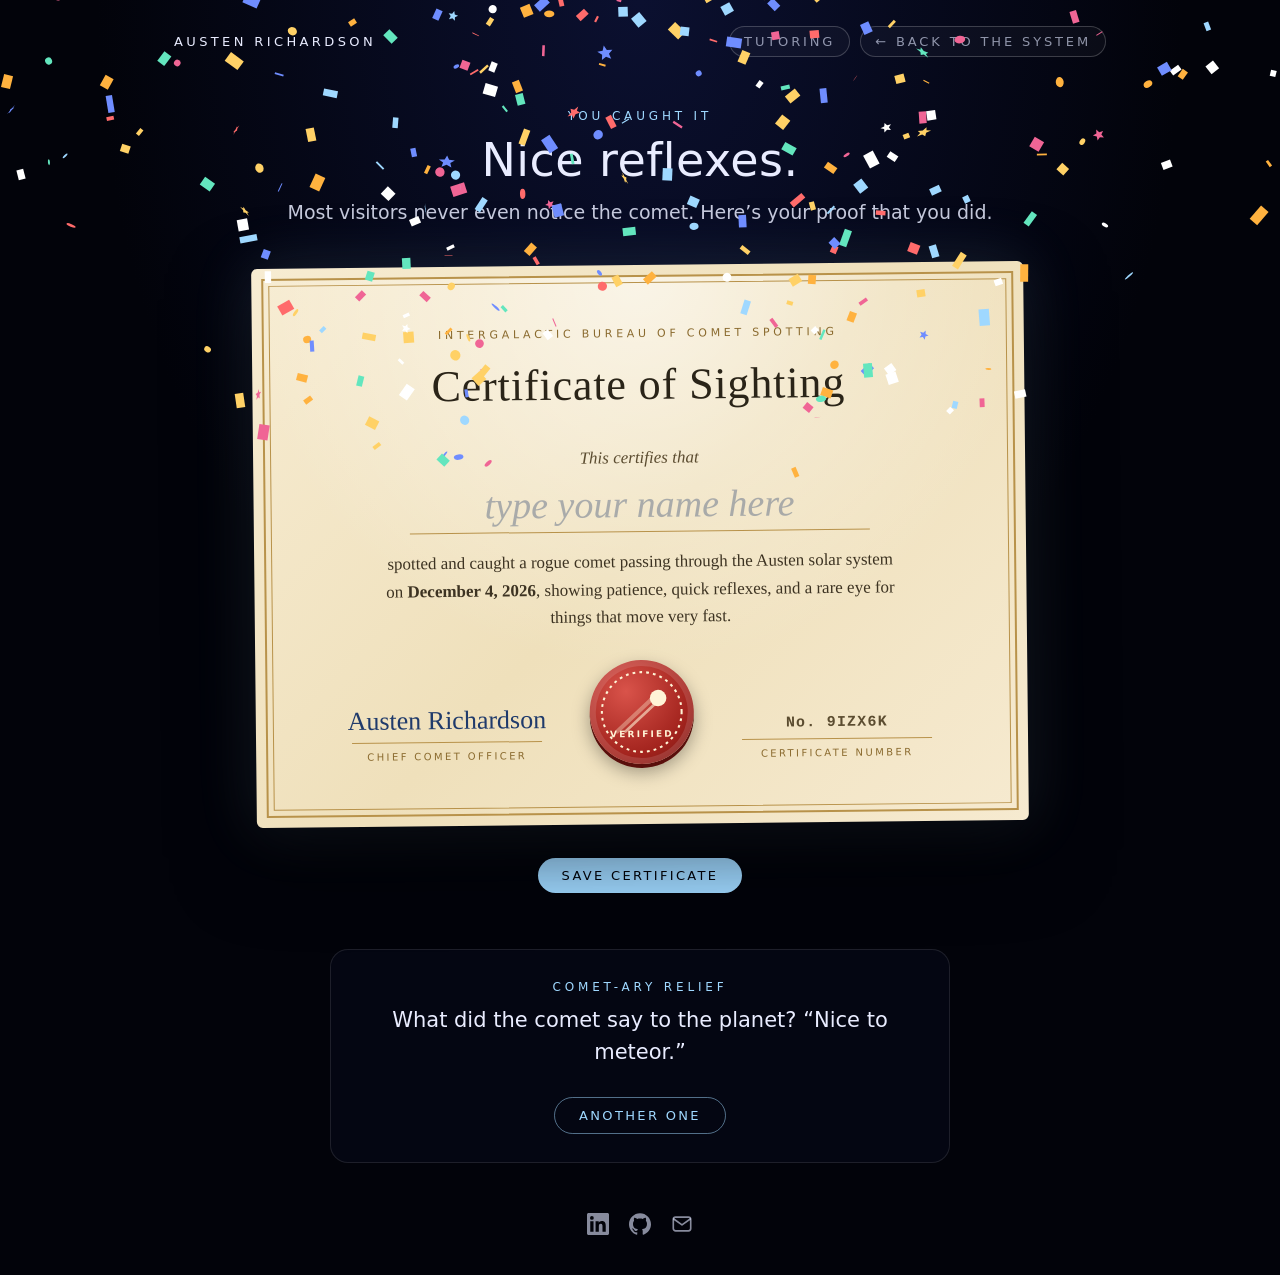
<file: pages/comet.html>
<!DOCTYPE html>
<html lang="en">
<head>
  <meta charset="utf-8">
  <meta name="viewport" content="width=device-width, initial-scale=1">
  <title>You caught the comet! — AustenRichardson.com</title>
  <link rel="icon" href="data:image/svg+xml,<svg xmlns='http://www.w3.org/2000/svg' viewBox='0 0 32 32'><circle cx='16' cy='16' r='12' fill='%23ffb23f'/></svg>">
  <link rel="stylesheet" href="../css/page.css">
  <link rel="stylesheet" href="../css/comet.css">
  <style>:root { --accent: #9fd8ff; }</style>
</head>
<body>
  <canvas id="stars" aria-hidden="true"></canvas>
  <canvas id="confetti" aria-hidden="true"></canvas>

  <header class="topbar">
    <a class="brand" href="../index.html">Austen Richardson</a>
    <nav class="topnav" aria-label="Site">
      <a class="nav-tutoring" href="../tutoring/">Tutoring</a>
      <a href="../index.html">&larr; Back to the system</a>
    </nav>
  </header>

  <main class="comet-main">
    <p class="eyebrow center">You caught it</p>
    <h1 class="center">Nice reflexes.</h1>
    <p class="summary center">Most visitors never even notice the comet. Here&rsquo;s your proof that you did.</p>

    <!-- Certificate -->
    <section class="certificate" aria-label="Certificate of comet sighting">
      <div class="cert-inner">
        <p class="cert-agency">Intergalactic Bureau of Comet Spotting</p>
        <h2 class="cert-title">Certificate of Sighting</h2>
        <p class="cert-line">This certifies that</p>
        <label class="visually-hidden" for="catcher">Your name</label>
        <input id="catcher" class="cert-name" type="text" maxlength="40" placeholder="type your name here" autocomplete="off" spellcheck="false">
        <p class="cert-body">
          spotted and caught a rogue comet passing through the Austen solar system on
          <strong id="cert-date">today</strong>, showing patience, quick reflexes, and a rare eye
          for things that move very fast.
        </p>

        <div class="cert-footer">
          <div class="cert-sign">
            <span class="signature">Austen Richardson</span>
            <span class="sign-line"></span>
            <span class="sign-role">Chief Comet Officer</span>
          </div>

          <button class="seal" id="seal" type="button" title="Press for celebration" aria-label="More confetti">
            <svg viewBox="0 0 64 64" aria-hidden="true">
              <circle cx="32" cy="32" r="29" fill="none" stroke="currentColor" stroke-width="1.5" stroke-dasharray="2 3"/>
              <path d="M14 46 L40 22" stroke="currentColor" stroke-width="3" stroke-linecap="round" opacity=".35"/>
              <path d="M20 46 L42 26" stroke="currentColor" stroke-width="2" stroke-linecap="round" opacity=".6"/>
              <circle cx="44" cy="22" r="6" fill="currentColor"/>
            </svg>
            <span>Verified</span>
          </button>

          <div class="cert-sign">
            <span class="cert-number" id="cert-number">No. ------</span>
            <span class="sign-line"></span>
            <span class="sign-role">Certificate number</span>
          </div>
        </div>
      </div>
    </section>

    <div class="actions">
      <button type="button" class="btn" id="save">Save certificate</button>
    </div>

    <!-- Pun card -->
    <section class="pun-card" aria-live="polite">
      <p class="eyebrow">Comet-ary relief</p>
      <p class="pun" id="pun"></p>
      <button type="button" class="btn ghost" id="another">Another one</button>
    </section>
  </main>

  <nav class="contact" aria-label="Contact">
    <a href="https://www.linkedin.com/in/austen-richardson-918320334/" target="_blank" rel="noopener" aria-label="LinkedIn" title="LinkedIn"><svg viewBox="0 0 24 24" aria-hidden="true"><path fill="currentColor" d="M20.447 20.452h-3.554v-5.569c0-1.328-.027-3.037-1.852-3.037-1.853 0-2.136 1.445-2.136 2.939v5.667H9.351V9h3.414v1.561h.046c.477-.9 1.637-1.85 3.37-1.85 3.601 0 4.267 2.37 4.267 5.455v6.286zM5.337 7.433a2.062 2.062 0 1 1 0-4.125 2.062 2.062 0 0 1 0 4.125zM7.119 20.452H3.555V9h3.564v11.452zM22.225 0H1.771C.792 0 0 .774 0 1.729v20.542C0 23.227.792 24 1.771 24h20.451C23.2 24 24 23.227 24 22.271V1.729C24 .774 23.2 0 22.222 0h.003z"/></svg></a>
    <a href="https://github.com/austenjr08" target="_blank" rel="noopener" aria-label="GitHub" title="GitHub"><svg viewBox="0 0 24 24" aria-hidden="true"><path fill="currentColor" d="M12 .297c-6.63 0-12 5.373-12 12 0 5.303 3.438 9.8 8.205 11.385.6.113.82-.258.82-.577 0-.285-.01-1.04-.015-2.04-3.338.724-4.042-1.61-4.042-1.61C4.422 18.07 3.633 17.7 3.633 17.7c-1.087-.744.084-.729.084-.729 1.205.084 1.838 1.236 1.838 1.236 1.07 1.835 2.809 1.305 3.495.998.108-.776.417-1.305.76-1.605-2.665-.3-5.466-1.332-5.466-5.93 0-1.31.465-2.38 1.235-3.22-.135-.303-.54-1.523.105-3.176 0 0 1.005-.322 3.3 1.23.96-.267 1.98-.399 3-.405 1.02.006 2.04.138 3 .405 2.28-1.552 3.285-1.23 3.285-1.23.645 1.653.24 2.873.12 3.176.765.84 1.23 1.91 1.23 3.22 0 4.61-2.805 5.625-5.475 5.92.42.36.81 1.096.81 2.22 0 1.606-.015 2.896-.015 3.286 0 .315.21.69.825.57C20.565 22.092 24 17.592 24 12.297c0-6.627-5.373-12-12-12"/></svg></a>
    <a href="mailto:austenjames08@gmail.com" aria-label="Email" title="Email"><svg viewBox="0 0 24 24" aria-hidden="true" fill="none" stroke="currentColor" stroke-width="1.8" stroke-linecap="round" stroke-linejoin="round"><rect x="2.5" y="4.5" width="19" height="15" rx="2.5"/><path d="m3 6.5 9 6.5 9-6.5"/></svg></a>
  </nav>

  <script src="../js/stats.js"></script>
  <script src="../js/page.js"></script>
  <script src="../js/comet.js"></script>
</body>
</html>
</file>
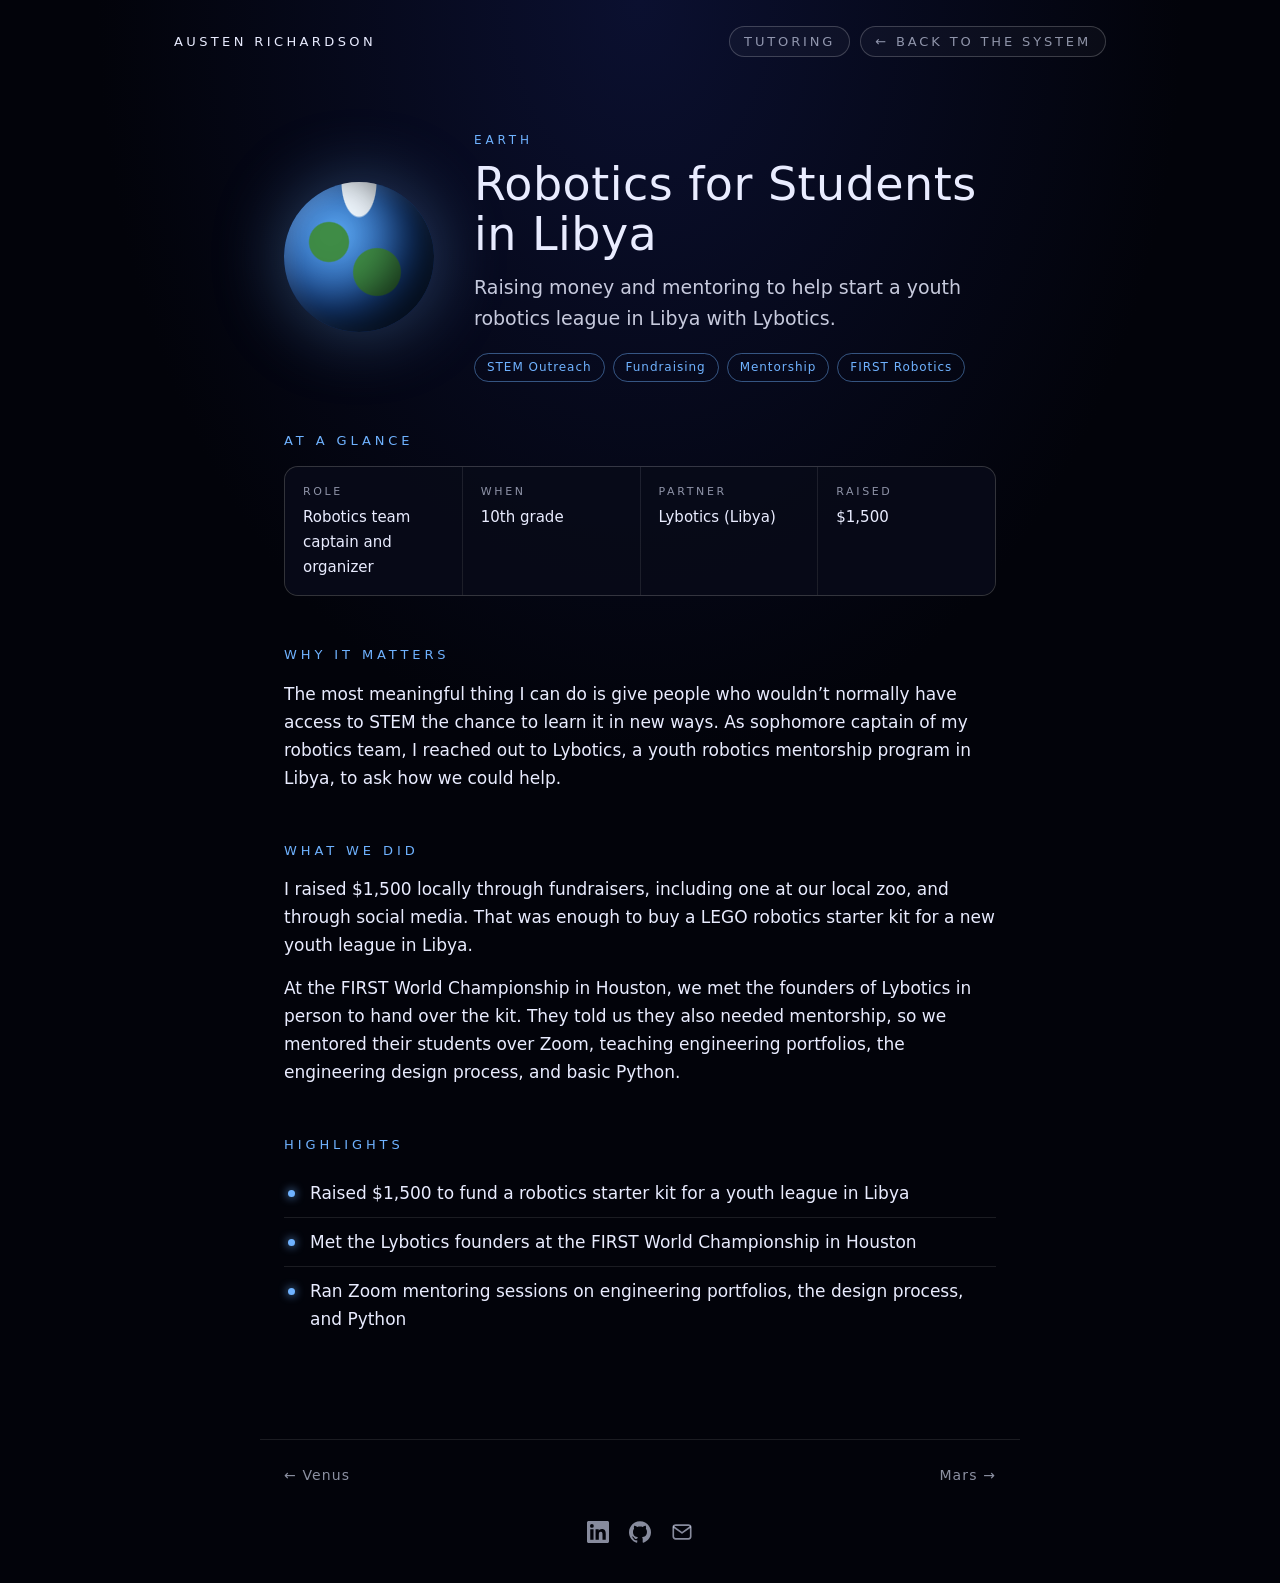
<file: pages/earth.html>
<!DOCTYPE html>
<html lang="en">
<head>
  <meta charset="utf-8">
  <meta name="viewport" content="width=device-width, initial-scale=1">
  <title>Robotics for Students in Libya — AustenRichardson.com</title>
  <link rel="icon" href="data:image/svg+xml,<svg xmlns='http://www.w3.org/2000/svg' viewBox='0 0 32 32'><circle cx='16' cy='16' r='12' fill='%23ffb23f'/></svg>">
  <link rel="stylesheet" href="../css/page.css">
  <style>:root { --accent: #6fb2ff; }</style>
</head>
<body>
  <canvas id="stars" aria-hidden="true"></canvas>
  <header class="topbar">
    <a class="brand" href="../index.html">Austen Richardson</a>
    <nav class="topnav" aria-label="Site">
      <a class="nav-tutoring" href="../tutoring/">Tutoring</a>
      <a href="../index.html">← Back to the system</a>
    </nav>
  </header>
  <main>
    <section class="hero">
      <div class="planet p-earth" aria-hidden="true"></div>
      <div>
        <p class="eyebrow">Earth</p>
        <h1>Robotics for Students in Libya</h1>
        <p class="summary">Raising money and mentoring to help start a youth robotics league in Libya with Lybotics.</p>
        <ul class="tags"><li>STEM Outreach</li><li>Fundraising</li><li>Mentorship</li><li>FIRST Robotics</li></ul>
      </div>
    </section>

    <h2>At a glance</h2>
    <dl class="glance"><div><dt>Role</dt><dd>Robotics team captain and organizer</dd></div><div><dt>When</dt><dd>10th grade</dd></div><div><dt>Partner</dt><dd>Lybotics (Libya)</dd></div><div><dt>Raised</dt><dd>$1,500</dd></div></dl>

    <h2>Why it matters</h2>
    <p>The most meaningful thing I can do is give people who wouldn’t normally have access to STEM the chance to learn it in new ways. As sophomore captain of my robotics team, I reached out to Lybotics, a youth robotics mentorship program in Libya, to ask how we could help.</p>
    <h2>What we did</h2>
    <p>I raised $1,500 locally through fundraisers, including one at our local zoo, and through social media. That was enough to buy a LEGO robotics starter kit for a new youth league in Libya.</p><p>At the FIRST World Championship in Houston, we met the founders of Lybotics in person to hand over the kit. They told us they also needed mentorship, so we mentored their students over Zoom, teaching engineering portfolios, the engineering design process, and basic Python.</p>

    <h2>Highlights</h2>
    <ul class="highlights"><li>Raised $1,500 to fund a robotics starter kit for a youth league in Libya</li><li>Met the Lybotics founders at the FIRST World Championship in Houston</li><li>Ran Zoom mentoring sessions on engineering portfolios, the design process, and Python</li></ul>
  </main>
  <nav class="orbit-nav" aria-label="Projects"><a href="venus.html">← Venus</a><a href="mars.html">Mars →</a></nav>
  <nav class="contact" aria-label="Contact">
    <a href="https://www.linkedin.com/in/austen-richardson-918320334/" target="_blank" rel="noopener" aria-label="LinkedIn" title="LinkedIn"><svg viewBox="0 0 24 24" aria-hidden="true"><path fill="currentColor" d="M20.447 20.452h-3.554v-5.569c0-1.328-.027-3.037-1.852-3.037-1.853 0-2.136 1.445-2.136 2.939v5.667H9.351V9h3.414v1.561h.046c.477-.9 1.637-1.85 3.37-1.85 3.601 0 4.267 2.37 4.267 5.455v6.286zM5.337 7.433a2.062 2.062 0 1 1 0-4.125 2.062 2.062 0 0 1 0 4.125zM7.119 20.452H3.555V9h3.564v11.452zM22.225 0H1.771C.792 0 0 .774 0 1.729v20.542C0 23.227.792 24 1.771 24h20.451C23.2 24 24 23.227 24 22.271V1.729C24 .774 23.2 0 22.222 0h.003z"/></svg></a>
    <a href="https://github.com/austenjr08" target="_blank" rel="noopener" aria-label="GitHub" title="GitHub"><svg viewBox="0 0 24 24" aria-hidden="true"><path fill="currentColor" d="M12 .297c-6.63 0-12 5.373-12 12 0 5.303 3.438 9.8 8.205 11.385.6.113.82-.258.82-.577 0-.285-.01-1.04-.015-2.04-3.338.724-4.042-1.61-4.042-1.61C4.422 18.07 3.633 17.7 3.633 17.7c-1.087-.744.084-.729.084-.729 1.205.084 1.838 1.236 1.838 1.236 1.07 1.835 2.809 1.305 3.495.998.108-.776.417-1.305.76-1.605-2.665-.3-5.466-1.332-5.466-5.93 0-1.31.465-2.38 1.235-3.22-.135-.303-.54-1.523.105-3.176 0 0 1.005-.322 3.3 1.23.96-.267 1.98-.399 3-.405 1.02.006 2.04.138 3 .405 2.28-1.552 3.285-1.23 3.285-1.23.645 1.653.24 2.873.12 3.176.765.84 1.23 1.91 1.23 3.22 0 4.61-2.805 5.625-5.475 5.92.42.36.81 1.096.81 2.22 0 1.606-.015 2.896-.015 3.286 0 .315.21.69.825.57C20.565 22.092 24 17.592 24 12.297c0-6.627-5.373-12-12-12"/></svg></a>
    <a href="mailto:austenjames08@gmail.com" aria-label="Email" title="Email"><svg viewBox="0 0 24 24" aria-hidden="true" fill="none" stroke="currentColor" stroke-width="1.8" stroke-linecap="round" stroke-linejoin="round"><rect x="2.5" y="4.5" width="19" height="15" rx="2.5"/><path d="m3 6.5 9 6.5 9-6.5"/></svg></a>
  </nav>
  <script src="../js/stats.js"></script>
  <script src="../js/page.js"></script>
</body>
</html>
</file>
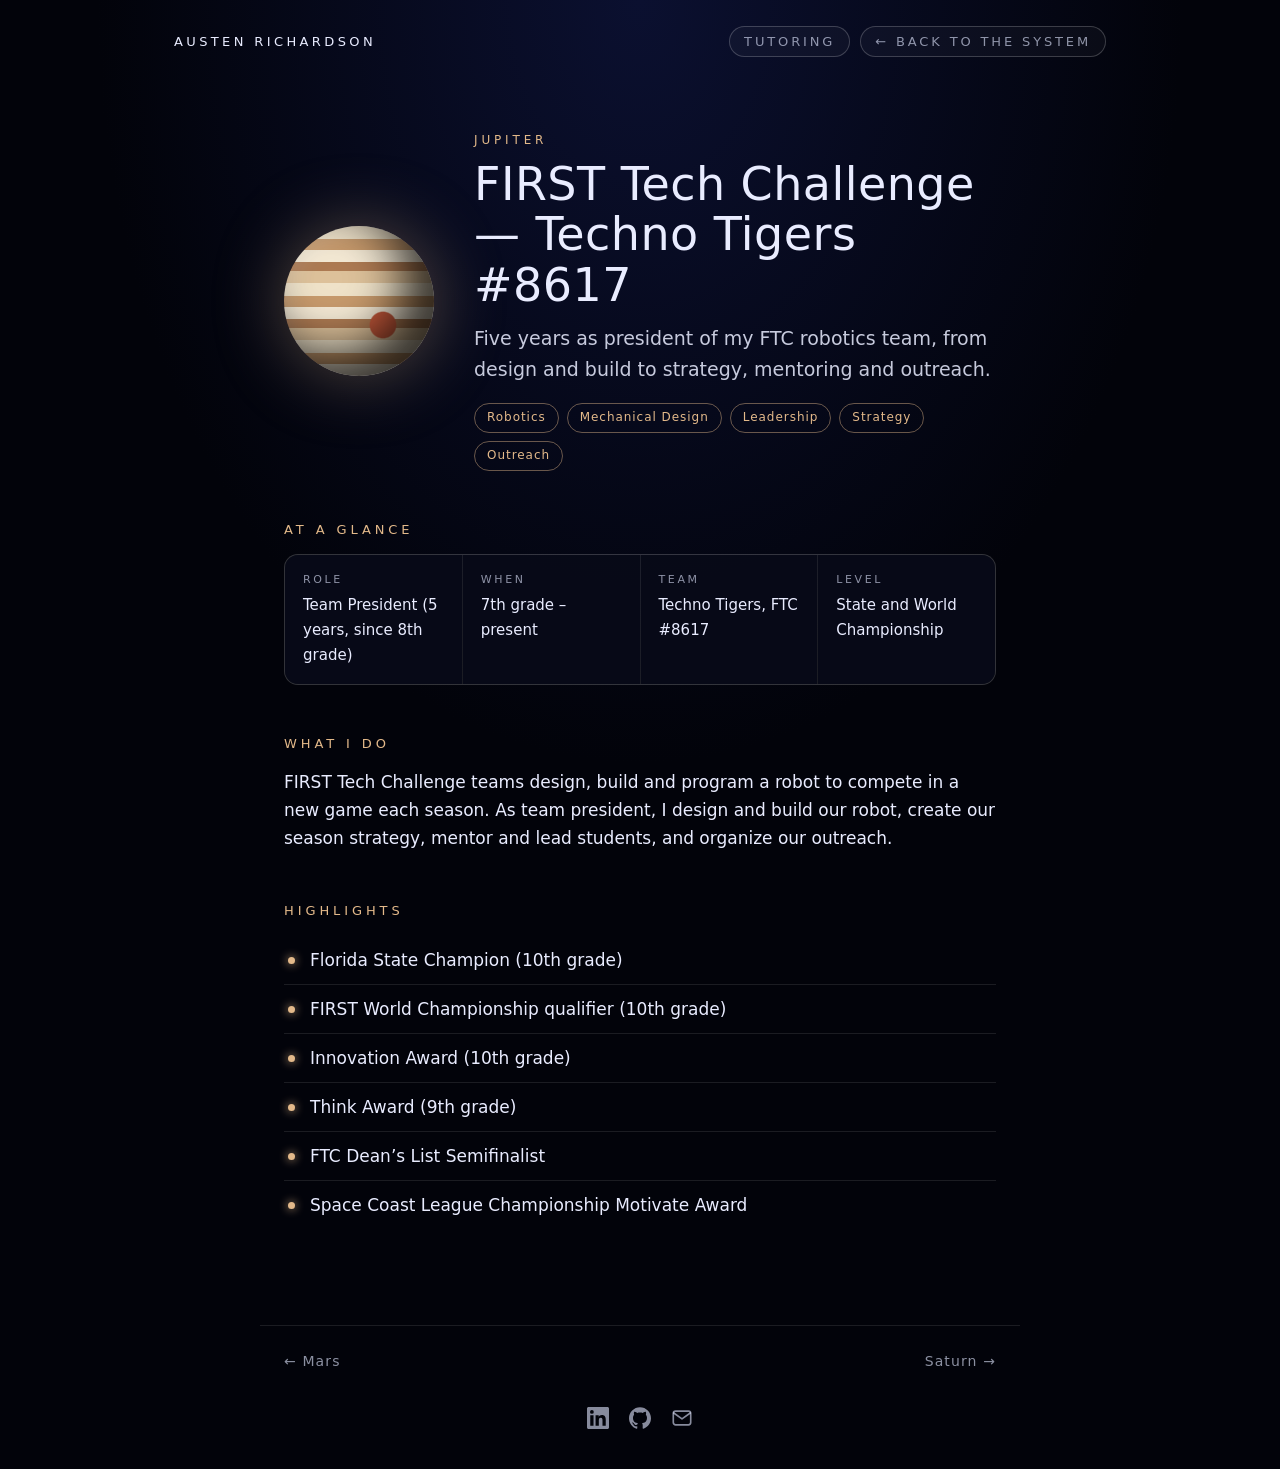
<file: pages/jupiter.html>
<!DOCTYPE html>
<html lang="en">
<head>
  <meta charset="utf-8">
  <meta name="viewport" content="width=device-width, initial-scale=1">
  <title>FIRST Tech Challenge — Techno Tigers #8617 — AustenRichardson.com</title>
  <link rel="icon" href="data:image/svg+xml,<svg xmlns='http://www.w3.org/2000/svg' viewBox='0 0 32 32'><circle cx='16' cy='16' r='12' fill='%23ffb23f'/></svg>">
  <link rel="stylesheet" href="../css/page.css">
  <style>:root { --accent: #e3b98a; }</style>
</head>
<body>
  <canvas id="stars" aria-hidden="true"></canvas>
  <header class="topbar">
    <a class="brand" href="../index.html">Austen Richardson</a>
    <nav class="topnav" aria-label="Site">
      <a class="nav-tutoring" href="../tutoring/">Tutoring</a>
      <a href="../index.html">← Back to the system</a>
    </nav>
  </header>
  <main>
    <section class="hero">
      <div class="planet p-jupiter" aria-hidden="true"></div>
      <div>
        <p class="eyebrow">Jupiter</p>
        <h1>FIRST Tech Challenge — Techno Tigers #8617</h1>
        <p class="summary">Five years as president of my FTC robotics team, from design and build to strategy, mentoring and outreach.</p>
        <ul class="tags"><li>Robotics</li><li>Mechanical Design</li><li>Leadership</li><li>Strategy</li><li>Outreach</li></ul>
      </div>
    </section>

    <h2>At a glance</h2>
    <dl class="glance"><div><dt>Role</dt><dd>Team President (5 years, since 8th grade)</dd></div><div><dt>When</dt><dd>7th grade – present</dd></div><div><dt>Team</dt><dd>Techno Tigers, FTC #8617</dd></div><div><dt>Level</dt><dd>State and World Championship</dd></div></dl>

    <h2>What I do</h2>
    <p>FIRST Tech Challenge teams design, build and program a robot to compete in a new game each season. As team president, I design and build our robot, create our season strategy, mentor and lead students, and organize our outreach.</p>

    <h2>Highlights</h2>
    <ul class="highlights"><li>Florida State Champion (10th grade)</li><li>FIRST World Championship qualifier (10th grade)</li><li>Innovation Award (10th grade)</li><li>Think Award (9th grade)</li><li>FTC Dean’s List Semifinalist</li><li>Space Coast League Championship Motivate Award</li></ul>
  </main>
  <nav class="orbit-nav" aria-label="Projects"><a href="mars.html">← Mars</a><a href="saturn.html">Saturn →</a></nav>
  <nav class="contact" aria-label="Contact">
    <a href="https://www.linkedin.com/in/austen-richardson-918320334/" target="_blank" rel="noopener" aria-label="LinkedIn" title="LinkedIn"><svg viewBox="0 0 24 24" aria-hidden="true"><path fill="currentColor" d="M20.447 20.452h-3.554v-5.569c0-1.328-.027-3.037-1.852-3.037-1.853 0-2.136 1.445-2.136 2.939v5.667H9.351V9h3.414v1.561h.046c.477-.9 1.637-1.85 3.37-1.85 3.601 0 4.267 2.37 4.267 5.455v6.286zM5.337 7.433a2.062 2.062 0 1 1 0-4.125 2.062 2.062 0 0 1 0 4.125zM7.119 20.452H3.555V9h3.564v11.452zM22.225 0H1.771C.792 0 0 .774 0 1.729v20.542C0 23.227.792 24 1.771 24h20.451C23.2 24 24 23.227 24 22.271V1.729C24 .774 23.2 0 22.222 0h.003z"/></svg></a>
    <a href="https://github.com/austenjr08" target="_blank" rel="noopener" aria-label="GitHub" title="GitHub"><svg viewBox="0 0 24 24" aria-hidden="true"><path fill="currentColor" d="M12 .297c-6.63 0-12 5.373-12 12 0 5.303 3.438 9.8 8.205 11.385.6.113.82-.258.82-.577 0-.285-.01-1.04-.015-2.04-3.338.724-4.042-1.61-4.042-1.61C4.422 18.07 3.633 17.7 3.633 17.7c-1.087-.744.084-.729.084-.729 1.205.084 1.838 1.236 1.838 1.236 1.07 1.835 2.809 1.305 3.495.998.108-.776.417-1.305.76-1.605-2.665-.3-5.466-1.332-5.466-5.93 0-1.31.465-2.38 1.235-3.22-.135-.303-.54-1.523.105-3.176 0 0 1.005-.322 3.3 1.23.96-.267 1.98-.399 3-.405 1.02.006 2.04.138 3 .405 2.28-1.552 3.285-1.23 3.285-1.23.645 1.653.24 2.873.12 3.176.765.84 1.23 1.91 1.23 3.22 0 4.61-2.805 5.625-5.475 5.92.42.36.81 1.096.81 2.22 0 1.606-.015 2.896-.015 3.286 0 .315.21.69.825.57C20.565 22.092 24 17.592 24 12.297c0-6.627-5.373-12-12-12"/></svg></a>
    <a href="mailto:austenjames08@gmail.com" aria-label="Email" title="Email"><svg viewBox="0 0 24 24" aria-hidden="true" fill="none" stroke="currentColor" stroke-width="1.8" stroke-linecap="round" stroke-linejoin="round"><rect x="2.5" y="4.5" width="19" height="15" rx="2.5"/><path d="m3 6.5 9 6.5 9-6.5"/></svg></a>
  </nav>
  <script src="../js/stats.js"></script>
  <script src="../js/page.js"></script>
</body>
</html>
</file>
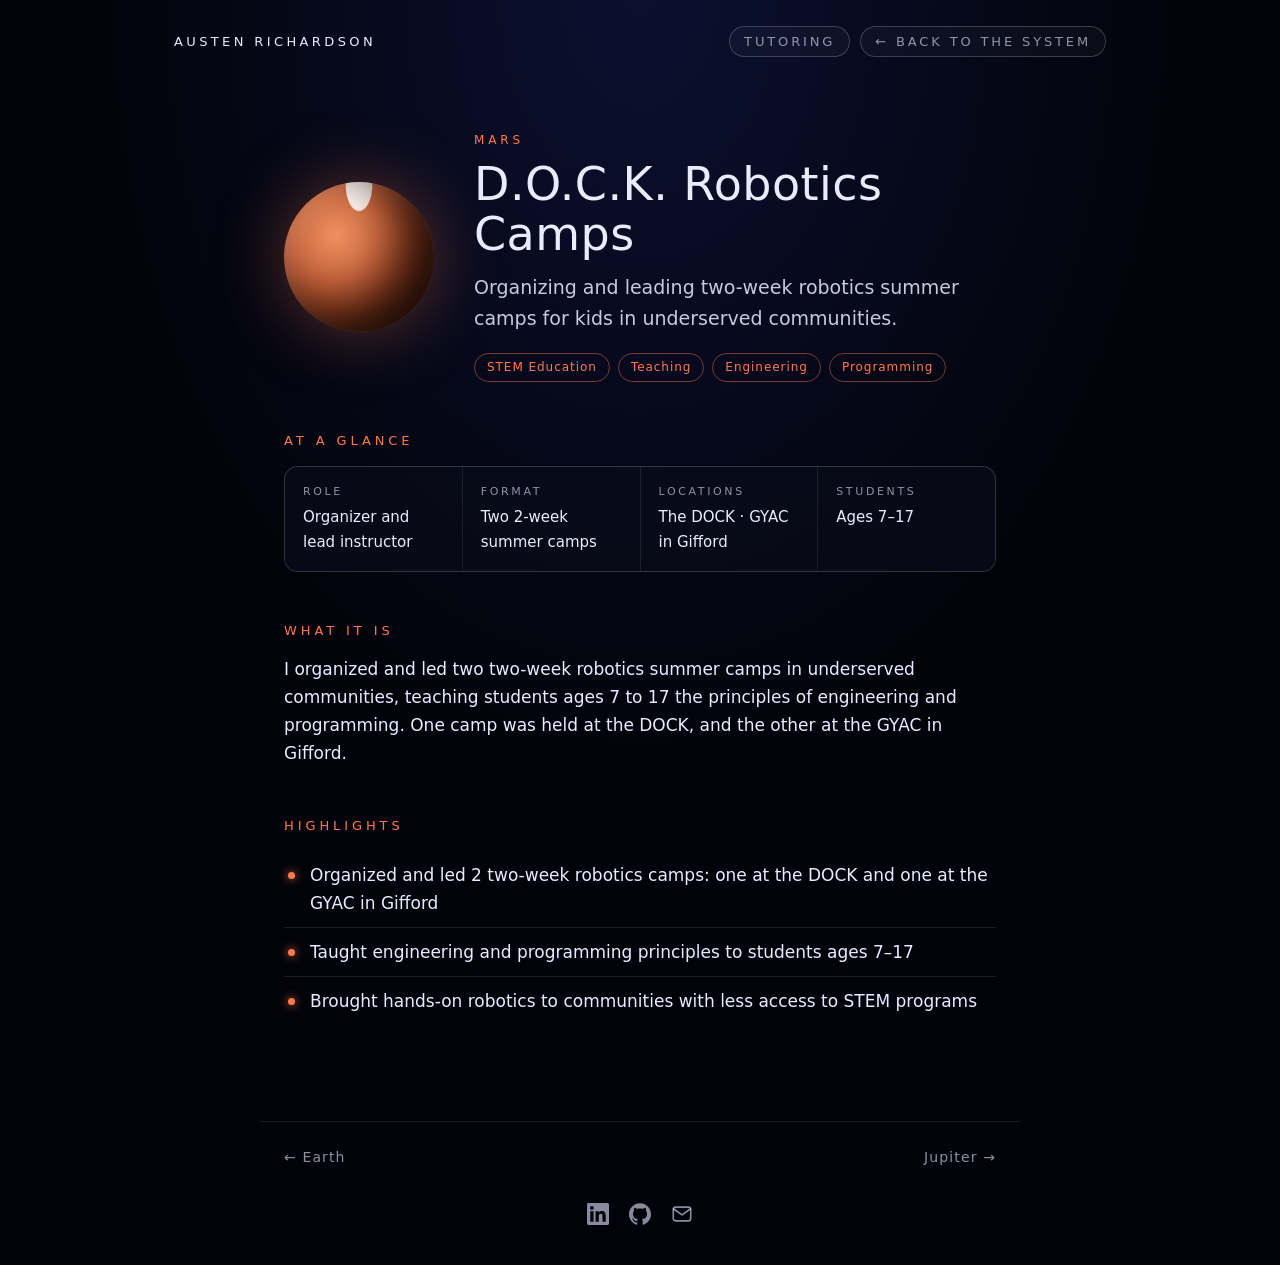
<file: pages/mars.html>
<!DOCTYPE html>
<html lang="en">
<head>
  <meta charset="utf-8">
  <meta name="viewport" content="width=device-width, initial-scale=1">
  <title>D.O.C.K. Robotics Camps — AustenRichardson.com</title>
  <link rel="icon" href="data:image/svg+xml,<svg xmlns='http://www.w3.org/2000/svg' viewBox='0 0 32 32'><circle cx='16' cy='16' r='12' fill='%23ffb23f'/></svg>">
  <link rel="stylesheet" href="../css/page.css">
  <style>:root { --accent: #ff7a4a; }</style>
</head>
<body>
  <canvas id="stars" aria-hidden="true"></canvas>
  <header class="topbar">
    <a class="brand" href="../index.html">Austen Richardson</a>
    <nav class="topnav" aria-label="Site">
      <a class="nav-tutoring" href="../tutoring/">Tutoring</a>
      <a href="../index.html">← Back to the system</a>
    </nav>
  </header>
  <main>
    <section class="hero">
      <div class="planet p-mars" aria-hidden="true"></div>
      <div>
        <p class="eyebrow">Mars</p>
        <h1>D.O.C.K. Robotics Camps</h1>
        <p class="summary">Organizing and leading two-week robotics summer camps for kids in underserved communities.</p>
        <ul class="tags"><li>STEM Education</li><li>Teaching</li><li>Engineering</li><li>Programming</li></ul>
      </div>
    </section>

    <h2>At a glance</h2>
    <dl class="glance"><div><dt>Role</dt><dd>Organizer and lead instructor</dd></div><div><dt>Format</dt><dd>Two 2-week summer camps</dd></div><div><dt>Locations</dt><dd>The DOCK · GYAC in Gifford</dd></div><div><dt>Students</dt><dd>Ages 7–17</dd></div></dl>

    <h2>What it is</h2>
    <p>I organized and led two two-week robotics summer camps in underserved communities, teaching students ages 7 to 17 the principles of engineering and programming. One camp was held at the DOCK, and the other at the GYAC in Gifford.</p>

    <h2>Highlights</h2>
    <ul class="highlights"><li>Organized and led 2 two-week robotics camps: one at the DOCK and one at the GYAC in Gifford</li><li>Taught engineering and programming principles to students ages 7–17</li><li>Brought hands-on robotics to communities with less access to STEM programs</li></ul>
  </main>
  <nav class="orbit-nav" aria-label="Projects"><a href="earth.html">← Earth</a><a href="jupiter.html">Jupiter →</a></nav>
  <nav class="contact" aria-label="Contact">
    <a href="https://www.linkedin.com/in/austen-richardson-918320334/" target="_blank" rel="noopener" aria-label="LinkedIn" title="LinkedIn"><svg viewBox="0 0 24 24" aria-hidden="true"><path fill="currentColor" d="M20.447 20.452h-3.554v-5.569c0-1.328-.027-3.037-1.852-3.037-1.853 0-2.136 1.445-2.136 2.939v5.667H9.351V9h3.414v1.561h.046c.477-.9 1.637-1.85 3.37-1.85 3.601 0 4.267 2.37 4.267 5.455v6.286zM5.337 7.433a2.062 2.062 0 1 1 0-4.125 2.062 2.062 0 0 1 0 4.125zM7.119 20.452H3.555V9h3.564v11.452zM22.225 0H1.771C.792 0 0 .774 0 1.729v20.542C0 23.227.792 24 1.771 24h20.451C23.2 24 24 23.227 24 22.271V1.729C24 .774 23.2 0 22.222 0h.003z"/></svg></a>
    <a href="https://github.com/austenjr08" target="_blank" rel="noopener" aria-label="GitHub" title="GitHub"><svg viewBox="0 0 24 24" aria-hidden="true"><path fill="currentColor" d="M12 .297c-6.63 0-12 5.373-12 12 0 5.303 3.438 9.8 8.205 11.385.6.113.82-.258.82-.577 0-.285-.01-1.04-.015-2.04-3.338.724-4.042-1.61-4.042-1.61C4.422 18.07 3.633 17.7 3.633 17.7c-1.087-.744.084-.729.084-.729 1.205.084 1.838 1.236 1.838 1.236 1.07 1.835 2.809 1.305 3.495.998.108-.776.417-1.305.76-1.605-2.665-.3-5.466-1.332-5.466-5.93 0-1.31.465-2.38 1.235-3.22-.135-.303-.54-1.523.105-3.176 0 0 1.005-.322 3.3 1.23.96-.267 1.98-.399 3-.405 1.02.006 2.04.138 3 .405 2.28-1.552 3.285-1.23 3.285-1.23.645 1.653.24 2.873.12 3.176.765.84 1.23 1.91 1.23 3.22 0 4.61-2.805 5.625-5.475 5.92.42.36.81 1.096.81 2.22 0 1.606-.015 2.896-.015 3.286 0 .315.21.69.825.57C20.565 22.092 24 17.592 24 12.297c0-6.627-5.373-12-12-12"/></svg></a>
    <a href="mailto:austenjames08@gmail.com" aria-label="Email" title="Email"><svg viewBox="0 0 24 24" aria-hidden="true" fill="none" stroke="currentColor" stroke-width="1.8" stroke-linecap="round" stroke-linejoin="round"><rect x="2.5" y="4.5" width="19" height="15" rx="2.5"/><path d="m3 6.5 9 6.5 9-6.5"/></svg></a>
  </nav>
  <script src="../js/stats.js"></script>
  <script src="../js/page.js"></script>
</body>
</html>
</file>
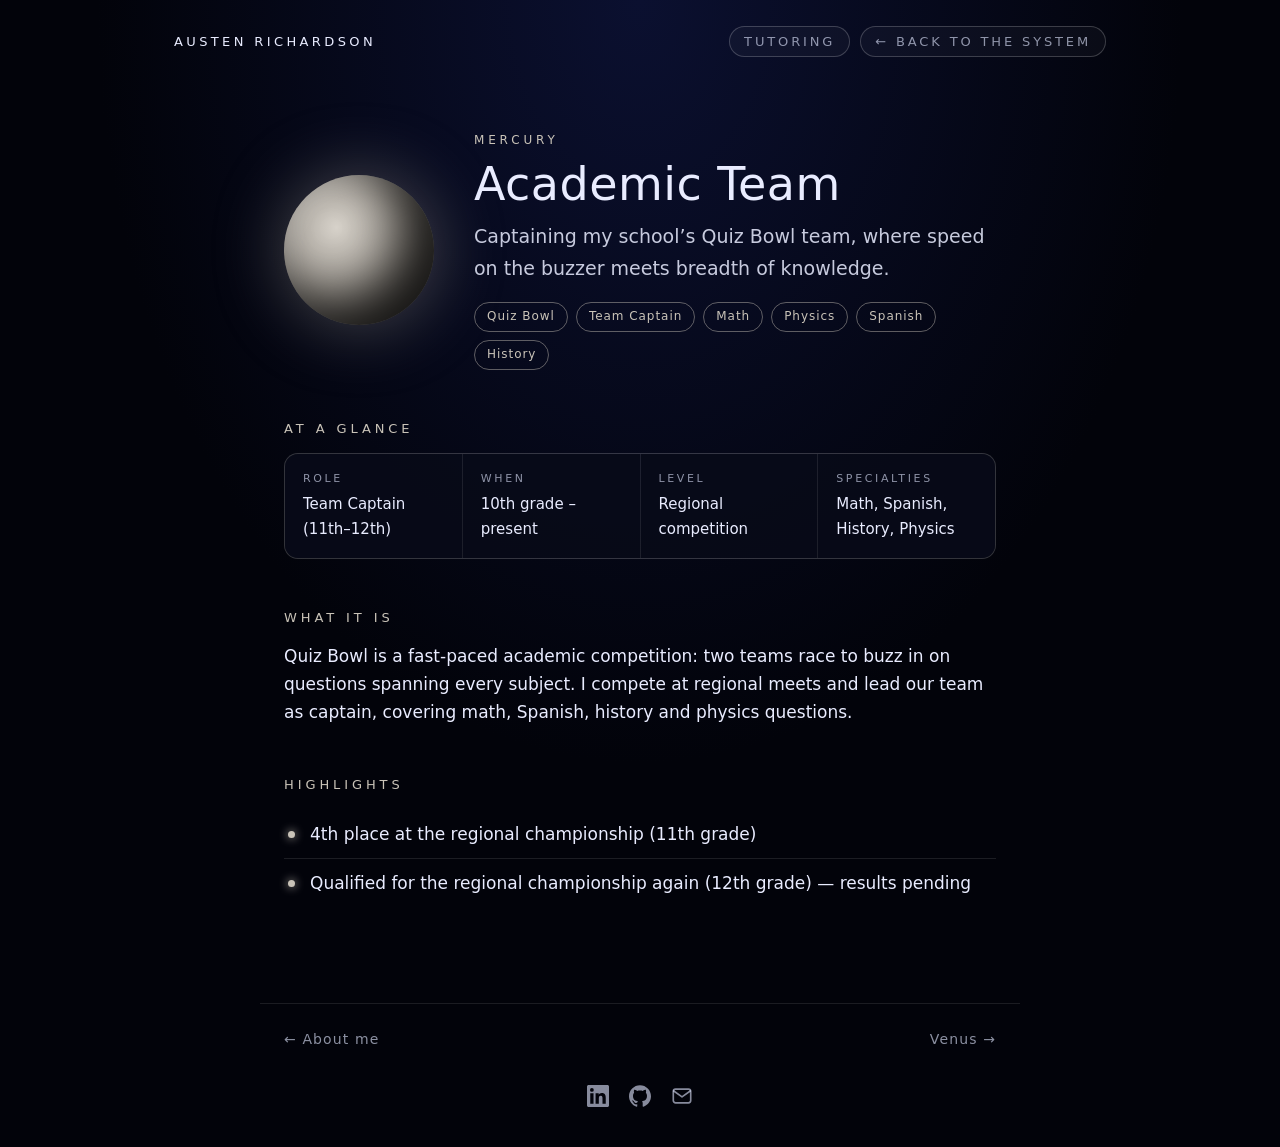
<file: pages/mercury.html>
<!DOCTYPE html>
<html lang="en">
<head>
  <meta charset="utf-8">
  <meta name="viewport" content="width=device-width, initial-scale=1">
  <title>Academic Team — AustenRichardson.com</title>
  <link rel="icon" href="data:image/svg+xml,<svg xmlns='http://www.w3.org/2000/svg' viewBox='0 0 32 32'><circle cx='16' cy='16' r='12' fill='%23ffb23f'/></svg>">
  <link rel="stylesheet" href="../css/page.css">
  <style>:root { --accent: #c9c3b8; }</style>
</head>
<body>
  <canvas id="stars" aria-hidden="true"></canvas>
  <header class="topbar">
    <a class="brand" href="../index.html">Austen Richardson</a>
    <nav class="topnav" aria-label="Site">
      <a class="nav-tutoring" href="../tutoring/">Tutoring</a>
      <a href="../index.html">← Back to the system</a>
    </nav>
  </header>
  <main>
    <section class="hero">
      <div class="planet p-mercury" aria-hidden="true"></div>
      <div>
        <p class="eyebrow">Mercury</p>
        <h1>Academic Team</h1>
        <p class="summary">Captaining my school’s Quiz Bowl team, where speed on the buzzer meets breadth of knowledge.</p>
        <ul class="tags"><li>Quiz Bowl</li><li>Team Captain</li><li>Math</li><li>Physics</li><li>Spanish</li><li>History</li></ul>
      </div>
    </section>

    <h2>At a glance</h2>
    <dl class="glance"><div><dt>Role</dt><dd>Team Captain (11th–12th)</dd></div><div><dt>When</dt><dd>10th grade – present</dd></div><div><dt>Level</dt><dd>Regional competition</dd></div><div><dt>Specialties</dt><dd>Math, Spanish, History, Physics</dd></div></dl>

    <h2>What it is</h2>
    <p>Quiz Bowl is a fast-paced academic competition: two teams race to buzz in on questions spanning every subject. I compete at regional meets and lead our team as captain, covering math, Spanish, history and physics questions.</p>

    <h2>Highlights</h2>
    <ul class="highlights"><li>4th place at the regional championship (11th grade)</li><li>Qualified for the regional championship again (12th grade) — results pending</li></ul>
  </main>
  <nav class="orbit-nav" aria-label="Projects"><a href="about.html">← About me</a><a href="venus.html">Venus →</a></nav>
  <nav class="contact" aria-label="Contact">
    <a href="https://www.linkedin.com/in/austen-richardson-918320334/" target="_blank" rel="noopener" aria-label="LinkedIn" title="LinkedIn"><svg viewBox="0 0 24 24" aria-hidden="true"><path fill="currentColor" d="M20.447 20.452h-3.554v-5.569c0-1.328-.027-3.037-1.852-3.037-1.853 0-2.136 1.445-2.136 2.939v5.667H9.351V9h3.414v1.561h.046c.477-.9 1.637-1.85 3.37-1.85 3.601 0 4.267 2.37 4.267 5.455v6.286zM5.337 7.433a2.062 2.062 0 1 1 0-4.125 2.062 2.062 0 0 1 0 4.125zM7.119 20.452H3.555V9h3.564v11.452zM22.225 0H1.771C.792 0 0 .774 0 1.729v20.542C0 23.227.792 24 1.771 24h20.451C23.2 24 24 23.227 24 22.271V1.729C24 .774 23.2 0 22.222 0h.003z"/></svg></a>
    <a href="https://github.com/austenjr08" target="_blank" rel="noopener" aria-label="GitHub" title="GitHub"><svg viewBox="0 0 24 24" aria-hidden="true"><path fill="currentColor" d="M12 .297c-6.63 0-12 5.373-12 12 0 5.303 3.438 9.8 8.205 11.385.6.113.82-.258.82-.577 0-.285-.01-1.04-.015-2.04-3.338.724-4.042-1.61-4.042-1.61C4.422 18.07 3.633 17.7 3.633 17.7c-1.087-.744.084-.729.084-.729 1.205.084 1.838 1.236 1.838 1.236 1.07 1.835 2.809 1.305 3.495.998.108-.776.417-1.305.76-1.605-2.665-.3-5.466-1.332-5.466-5.93 0-1.31.465-2.38 1.235-3.22-.135-.303-.54-1.523.105-3.176 0 0 1.005-.322 3.3 1.23.96-.267 1.98-.399 3-.405 1.02.006 2.04.138 3 .405 2.28-1.552 3.285-1.23 3.285-1.23.645 1.653.24 2.873.12 3.176.765.84 1.23 1.91 1.23 3.22 0 4.61-2.805 5.625-5.475 5.92.42.36.81 1.096.81 2.22 0 1.606-.015 2.896-.015 3.286 0 .315.21.69.825.57C20.565 22.092 24 17.592 24 12.297c0-6.627-5.373-12-12-12"/></svg></a>
    <a href="mailto:austenjames08@gmail.com" aria-label="Email" title="Email"><svg viewBox="0 0 24 24" aria-hidden="true" fill="none" stroke="currentColor" stroke-width="1.8" stroke-linecap="round" stroke-linejoin="round"><rect x="2.5" y="4.5" width="19" height="15" rx="2.5"/><path d="m3 6.5 9 6.5 9-6.5"/></svg></a>
  </nav>
  <script src="../js/stats.js"></script>
  <script src="../js/page.js"></script>
</body>
</html>
</file>
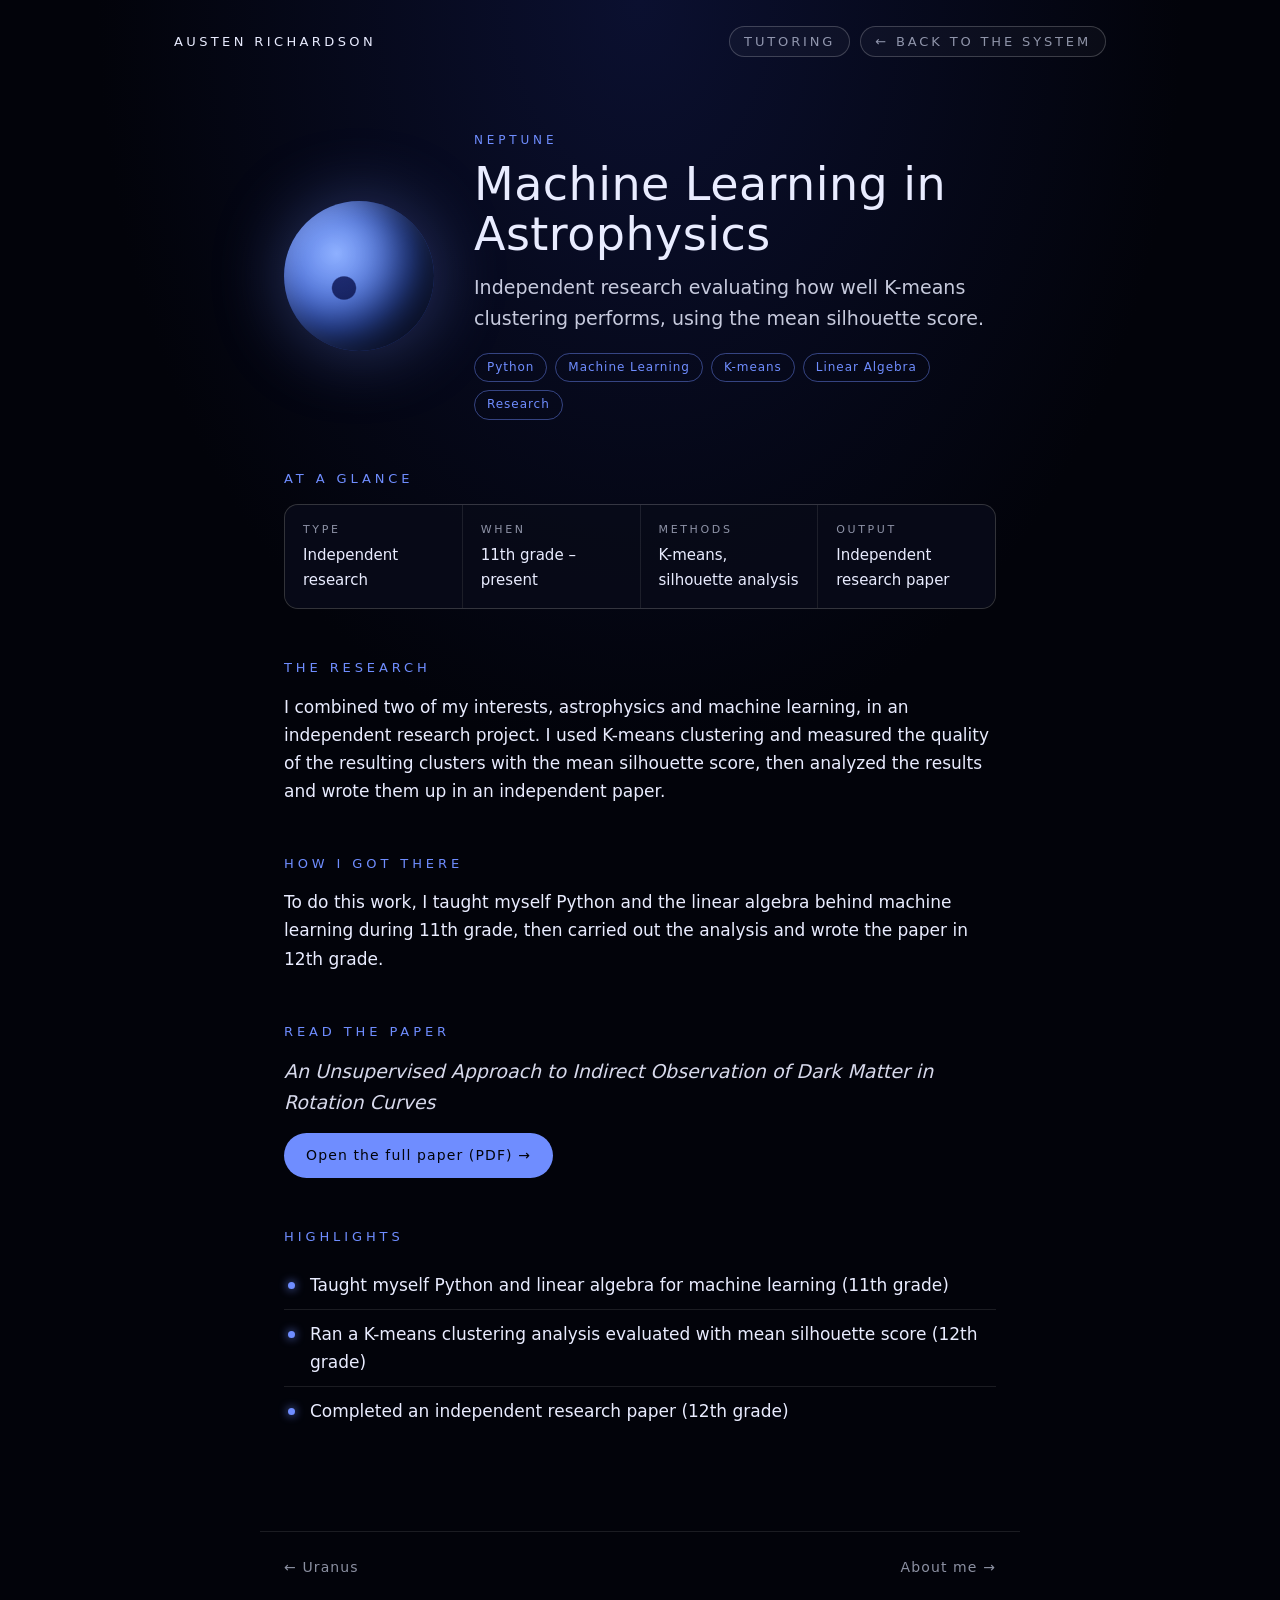
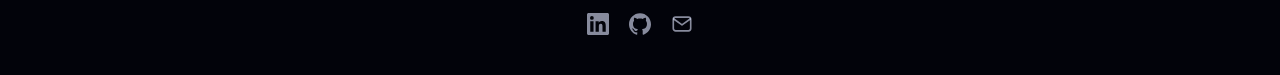
<file: pages/neptune.html>
<!DOCTYPE html>
<html lang="en">
<head>
  <meta charset="utf-8">
  <meta name="viewport" content="width=device-width, initial-scale=1">
  <title>Machine Learning in Astrophysics — AustenRichardson.com</title>
  <link rel="icon" href="data:image/svg+xml,<svg xmlns='http://www.w3.org/2000/svg' viewBox='0 0 32 32'><circle cx='16' cy='16' r='12' fill='%23ffb23f'/></svg>">
  <link rel="stylesheet" href="../css/page.css">
  <style>:root { --accent: #6f8dff; }</style>
</head>
<body>
  <canvas id="stars" aria-hidden="true"></canvas>
  <header class="topbar">
    <a class="brand" href="../index.html">Austen Richardson</a>
    <nav class="topnav" aria-label="Site">
      <a class="nav-tutoring" href="../tutoring/">Tutoring</a>
      <a href="../index.html">← Back to the system</a>
    </nav>
  </header>
  <main>
    <section class="hero">
      <div class="planet p-neptune" aria-hidden="true"></div>
      <div>
        <p class="eyebrow">Neptune</p>
        <h1>Machine Learning in Astrophysics</h1>
        <p class="summary">Independent research evaluating how well K-means clustering performs, using the mean silhouette score.</p>
        <ul class="tags"><li>Python</li><li>Machine Learning</li><li>K-means</li><li>Linear Algebra</li><li>Research</li></ul>
      </div>
    </section>

    <h2>At a glance</h2>
    <dl class="glance"><div><dt>Type</dt><dd>Independent research</dd></div><div><dt>When</dt><dd>11th grade – present</dd></div><div><dt>Methods</dt><dd>K-means, silhouette analysis</dd></div><div><dt>Output</dt><dd>Independent research paper</dd></div></dl>

    <h2>The research</h2>
    <p>I combined two of my interests, astrophysics and machine learning, in an independent research project. I used K-means clustering and measured the quality of the resulting clusters with the mean silhouette score, then analyzed the results and wrote them up in an independent paper.</p>
    <h2>How I got there</h2>
    <p>To do this work, I taught myself Python and the linear algebra behind machine learning during 11th grade, then carried out the analysis and wrote the paper in 12th grade.</p>
    <h2>Read the paper</h2>
    <p class="paper-title"><em>An Unsupervised Approach to Indirect Observation of Dark Matter in Rotation Curves</em></p><p><a class="paper-link" href="../files/dark-matter-rotation-curves.pdf" target="_blank" rel="noopener">Open the full paper (PDF) →</a></p>

    <h2>Highlights</h2>
    <ul class="highlights"><li>Taught myself Python and linear algebra for machine learning (11th grade)</li><li>Ran a K-means clustering analysis evaluated with mean silhouette score (12th grade)</li><li>Completed an independent research paper (12th grade)</li></ul>
  </main>
  <nav class="orbit-nav" aria-label="Projects"><a href="uranus.html">← Uranus</a><a href="about.html">About me →</a></nav>
  <nav class="contact" aria-label="Contact">
    <a href="https://www.linkedin.com/in/austen-richardson-918320334/" target="_blank" rel="noopener" aria-label="LinkedIn" title="LinkedIn"><svg viewBox="0 0 24 24" aria-hidden="true"><path fill="currentColor" d="M20.447 20.452h-3.554v-5.569c0-1.328-.027-3.037-1.852-3.037-1.853 0-2.136 1.445-2.136 2.939v5.667H9.351V9h3.414v1.561h.046c.477-.9 1.637-1.85 3.37-1.85 3.601 0 4.267 2.37 4.267 5.455v6.286zM5.337 7.433a2.062 2.062 0 1 1 0-4.125 2.062 2.062 0 0 1 0 4.125zM7.119 20.452H3.555V9h3.564v11.452zM22.225 0H1.771C.792 0 0 .774 0 1.729v20.542C0 23.227.792 24 1.771 24h20.451C23.2 24 24 23.227 24 22.271V1.729C24 .774 23.2 0 22.222 0h.003z"/></svg></a>
    <a href="https://github.com/austenjr08" target="_blank" rel="noopener" aria-label="GitHub" title="GitHub"><svg viewBox="0 0 24 24" aria-hidden="true"><path fill="currentColor" d="M12 .297c-6.63 0-12 5.373-12 12 0 5.303 3.438 9.8 8.205 11.385.6.113.82-.258.82-.577 0-.285-.01-1.04-.015-2.04-3.338.724-4.042-1.61-4.042-1.61C4.422 18.07 3.633 17.7 3.633 17.7c-1.087-.744.084-.729.084-.729 1.205.084 1.838 1.236 1.838 1.236 1.07 1.835 2.809 1.305 3.495.998.108-.776.417-1.305.76-1.605-2.665-.3-5.466-1.332-5.466-5.93 0-1.31.465-2.38 1.235-3.22-.135-.303-.54-1.523.105-3.176 0 0 1.005-.322 3.3 1.23.96-.267 1.98-.399 3-.405 1.02.006 2.04.138 3 .405 2.28-1.552 3.285-1.23 3.285-1.23.645 1.653.24 2.873.12 3.176.765.84 1.23 1.91 1.23 3.22 0 4.61-2.805 5.625-5.475 5.92.42.36.81 1.096.81 2.22 0 1.606-.015 2.896-.015 3.286 0 .315.21.69.825.57C20.565 22.092 24 17.592 24 12.297c0-6.627-5.373-12-12-12"/></svg></a>
    <a href="mailto:austenjames08@gmail.com" aria-label="Email" title="Email"><svg viewBox="0 0 24 24" aria-hidden="true" fill="none" stroke="currentColor" stroke-width="1.8" stroke-linecap="round" stroke-linejoin="round"><rect x="2.5" y="4.5" width="19" height="15" rx="2.5"/><path d="m3 6.5 9 6.5 9-6.5"/></svg></a>
  </nav>
  <script src="../js/stats.js"></script>
  <script src="../js/page.js"></script>
</body>
</html>
</file>
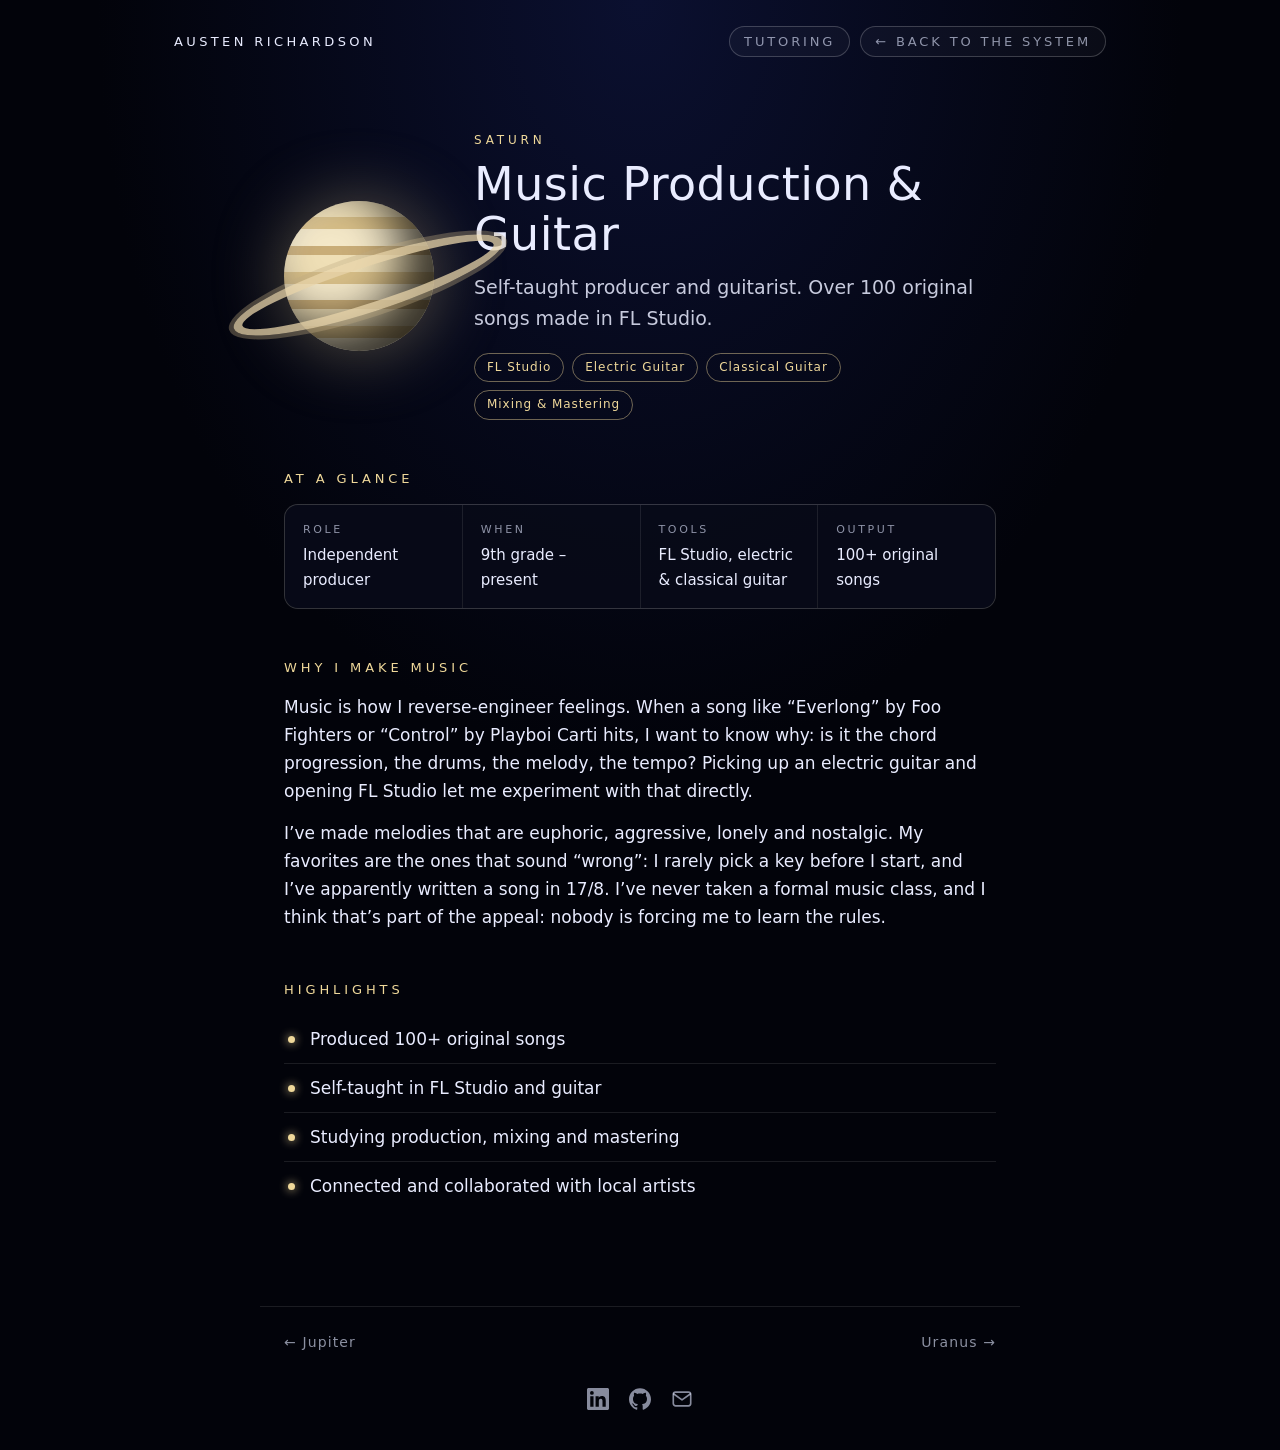
<file: pages/saturn.html>
<!DOCTYPE html>
<html lang="en">
<head>
  <meta charset="utf-8">
  <meta name="viewport" content="width=device-width, initial-scale=1">
  <title>Music Production &amp; Guitar — AustenRichardson.com</title>
  <link rel="icon" href="data:image/svg+xml,<svg xmlns='http://www.w3.org/2000/svg' viewBox='0 0 32 32'><circle cx='16' cy='16' r='12' fill='%23ffb23f'/></svg>">
  <link rel="stylesheet" href="../css/page.css">
  <style>:root { --accent: #efd89a; }</style>
</head>
<body>
  <canvas id="stars" aria-hidden="true"></canvas>
  <header class="topbar">
    <a class="brand" href="../index.html">Austen Richardson</a>
    <nav class="topnav" aria-label="Site">
      <a class="nav-tutoring" href="../tutoring/">Tutoring</a>
      <a href="../index.html">← Back to the system</a>
    </nav>
  </header>
  <main>
    <section class="hero">
      <div class="planet p-saturn" aria-hidden="true"></div>
      <div>
        <p class="eyebrow">Saturn</p>
        <h1>Music Production &amp; Guitar</h1>
        <p class="summary">Self-taught producer and guitarist. Over 100 original songs made in FL Studio.</p>
        <ul class="tags"><li>FL Studio</li><li>Electric Guitar</li><li>Classical Guitar</li><li>Mixing &amp; Mastering</li></ul>
      </div>
    </section>

    <h2>At a glance</h2>
    <dl class="glance"><div><dt>Role</dt><dd>Independent producer</dd></div><div><dt>When</dt><dd>9th grade – present</dd></div><div><dt>Tools</dt><dd>FL Studio, electric &amp; classical guitar</dd></div><div><dt>Output</dt><dd>100+ original songs</dd></div></dl>

    <h2>Why I make music</h2>
    <p>Music is how I reverse-engineer feelings. When a song like “Everlong” by Foo Fighters or “Control” by Playboi Carti hits, I want to know why: is it the chord progression, the drums, the melody, the tempo? Picking up an electric guitar and opening FL Studio let me experiment with that directly.</p><p>I’ve made melodies that are euphoric, aggressive, lonely and nostalgic. My favorites are the ones that sound “wrong”: I rarely pick a key before I start, and I’ve apparently written a song in 17/8. I’ve never taken a formal music class, and I think that’s part of the appeal: nobody is forcing me to learn the rules.</p>

    <h2>Highlights</h2>
    <ul class="highlights"><li>Produced 100+ original songs</li><li>Self-taught in FL Studio and guitar</li><li>Studying production, mixing and mastering</li><li>Connected and collaborated with local artists</li></ul>
  </main>
  <nav class="orbit-nav" aria-label="Projects"><a href="jupiter.html">← Jupiter</a><a href="uranus.html">Uranus →</a></nav>
  <nav class="contact" aria-label="Contact">
    <a href="https://www.linkedin.com/in/austen-richardson-918320334/" target="_blank" rel="noopener" aria-label="LinkedIn" title="LinkedIn"><svg viewBox="0 0 24 24" aria-hidden="true"><path fill="currentColor" d="M20.447 20.452h-3.554v-5.569c0-1.328-.027-3.037-1.852-3.037-1.853 0-2.136 1.445-2.136 2.939v5.667H9.351V9h3.414v1.561h.046c.477-.9 1.637-1.85 3.37-1.85 3.601 0 4.267 2.37 4.267 5.455v6.286zM5.337 7.433a2.062 2.062 0 1 1 0-4.125 2.062 2.062 0 0 1 0 4.125zM7.119 20.452H3.555V9h3.564v11.452zM22.225 0H1.771C.792 0 0 .774 0 1.729v20.542C0 23.227.792 24 1.771 24h20.451C23.2 24 24 23.227 24 22.271V1.729C24 .774 23.2 0 22.222 0h.003z"/></svg></a>
    <a href="https://github.com/austenjr08" target="_blank" rel="noopener" aria-label="GitHub" title="GitHub"><svg viewBox="0 0 24 24" aria-hidden="true"><path fill="currentColor" d="M12 .297c-6.63 0-12 5.373-12 12 0 5.303 3.438 9.8 8.205 11.385.6.113.82-.258.82-.577 0-.285-.01-1.04-.015-2.04-3.338.724-4.042-1.61-4.042-1.61C4.422 18.07 3.633 17.7 3.633 17.7c-1.087-.744.084-.729.084-.729 1.205.084 1.838 1.236 1.838 1.236 1.07 1.835 2.809 1.305 3.495.998.108-.776.417-1.305.76-1.605-2.665-.3-5.466-1.332-5.466-5.93 0-1.31.465-2.38 1.235-3.22-.135-.303-.54-1.523.105-3.176 0 0 1.005-.322 3.3 1.23.96-.267 1.98-.399 3-.405 1.02.006 2.04.138 3 .405 2.28-1.552 3.285-1.23 3.285-1.23.645 1.653.24 2.873.12 3.176.765.84 1.23 1.91 1.23 3.22 0 4.61-2.805 5.625-5.475 5.92.42.36.81 1.096.81 2.22 0 1.606-.015 2.896-.015 3.286 0 .315.21.69.825.57C20.565 22.092 24 17.592 24 12.297c0-6.627-5.373-12-12-12"/></svg></a>
    <a href="mailto:austenjames08@gmail.com" aria-label="Email" title="Email"><svg viewBox="0 0 24 24" aria-hidden="true" fill="none" stroke="currentColor" stroke-width="1.8" stroke-linecap="round" stroke-linejoin="round"><rect x="2.5" y="4.5" width="19" height="15" rx="2.5"/><path d="m3 6.5 9 6.5 9-6.5"/></svg></a>
  </nav>
  <script src="../js/stats.js"></script>
  <script src="../js/page.js"></script>
</body>
</html>
</file>
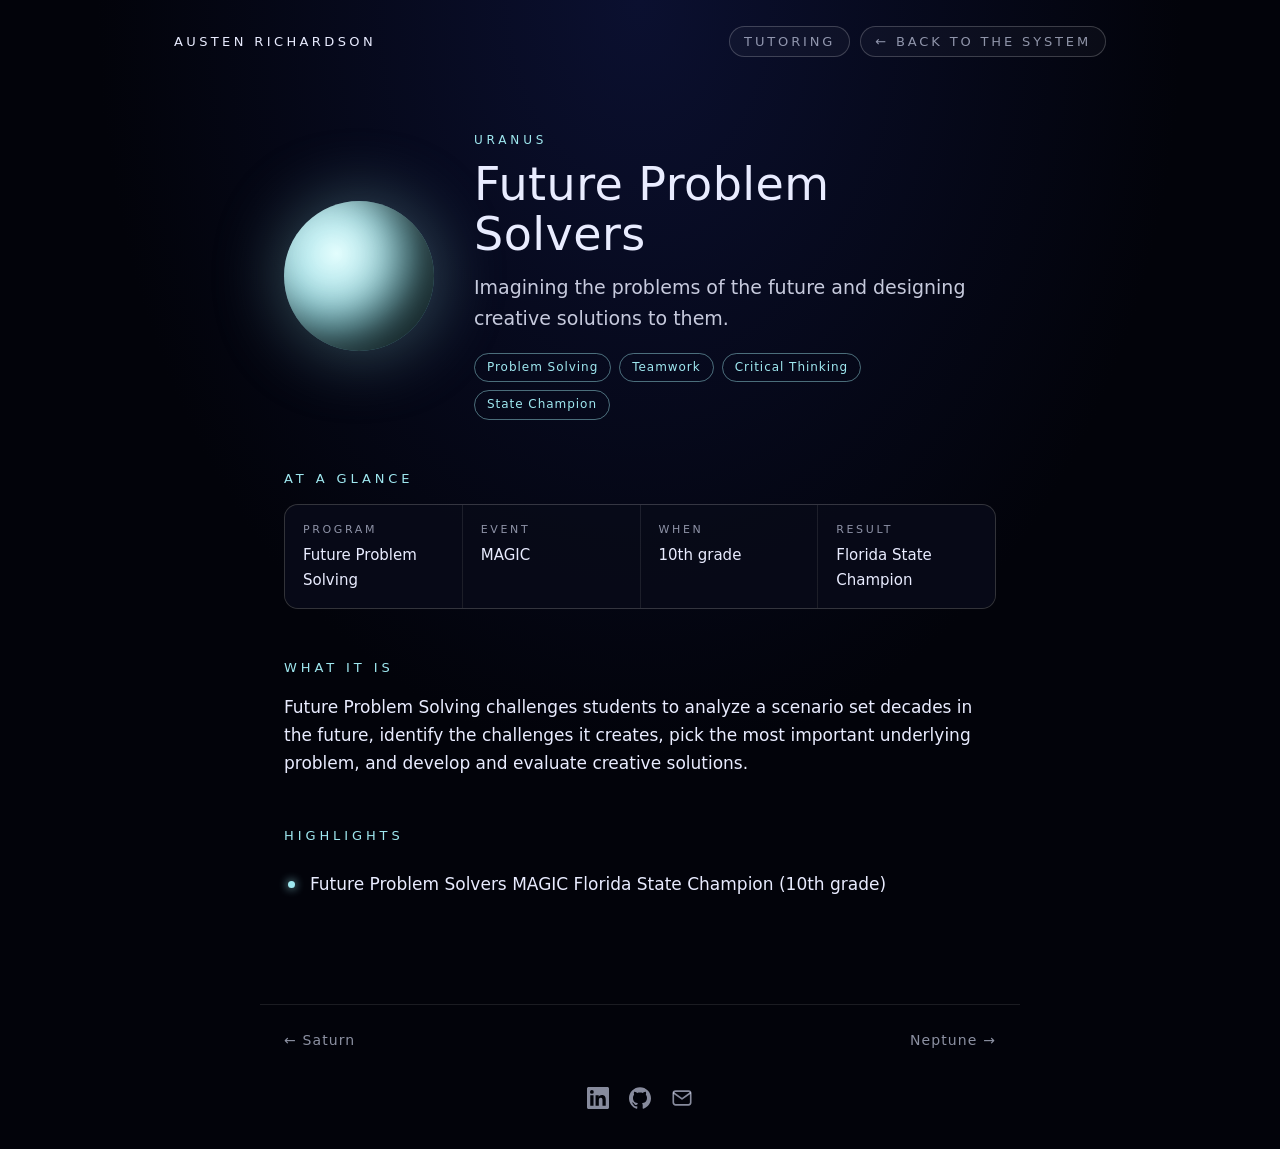
<file: pages/uranus.html>
<!DOCTYPE html>
<html lang="en">
<head>
  <meta charset="utf-8">
  <meta name="viewport" content="width=device-width, initial-scale=1">
  <title>Future Problem Solvers — AustenRichardson.com</title>
  <link rel="icon" href="data:image/svg+xml,<svg xmlns='http://www.w3.org/2000/svg' viewBox='0 0 32 32'><circle cx='16' cy='16' r='12' fill='%23ffb23f'/></svg>">
  <link rel="stylesheet" href="../css/page.css">
  <style>:root { --accent: #9fe8f0; }</style>
</head>
<body>
  <canvas id="stars" aria-hidden="true"></canvas>
  <header class="topbar">
    <a class="brand" href="../index.html">Austen Richardson</a>
    <nav class="topnav" aria-label="Site">
      <a class="nav-tutoring" href="../tutoring/">Tutoring</a>
      <a href="../index.html">← Back to the system</a>
    </nav>
  </header>
  <main>
    <section class="hero">
      <div class="planet p-uranus" aria-hidden="true"></div>
      <div>
        <p class="eyebrow">Uranus</p>
        <h1>Future Problem Solvers</h1>
        <p class="summary">Imagining the problems of the future and designing creative solutions to them.</p>
        <ul class="tags"><li>Problem Solving</li><li>Teamwork</li><li>Critical Thinking</li><li>State Champion</li></ul>
      </div>
    </section>

    <h2>At a glance</h2>
    <dl class="glance"><div><dt>Program</dt><dd>Future Problem Solving</dd></div><div><dt>Event</dt><dd>MAGIC</dd></div><div><dt>When</dt><dd>10th grade</dd></div><div><dt>Result</dt><dd>Florida State Champion</dd></div></dl>

    <h2>What it is</h2>
    <p>Future Problem Solving challenges students to analyze a scenario set decades in the future, identify the challenges it creates, pick the most important underlying problem, and develop and evaluate creative solutions.</p>

    <h2>Highlights</h2>
    <ul class="highlights"><li>Future Problem Solvers MAGIC Florida State Champion (10th grade)</li></ul>
  </main>
  <nav class="orbit-nav" aria-label="Projects"><a href="saturn.html">← Saturn</a><a href="neptune.html">Neptune →</a></nav>
  <nav class="contact" aria-label="Contact">
    <a href="https://www.linkedin.com/in/austen-richardson-918320334/" target="_blank" rel="noopener" aria-label="LinkedIn" title="LinkedIn"><svg viewBox="0 0 24 24" aria-hidden="true"><path fill="currentColor" d="M20.447 20.452h-3.554v-5.569c0-1.328-.027-3.037-1.852-3.037-1.853 0-2.136 1.445-2.136 2.939v5.667H9.351V9h3.414v1.561h.046c.477-.9 1.637-1.85 3.37-1.85 3.601 0 4.267 2.37 4.267 5.455v6.286zM5.337 7.433a2.062 2.062 0 1 1 0-4.125 2.062 2.062 0 0 1 0 4.125zM7.119 20.452H3.555V9h3.564v11.452zM22.225 0H1.771C.792 0 0 .774 0 1.729v20.542C0 23.227.792 24 1.771 24h20.451C23.2 24 24 23.227 24 22.271V1.729C24 .774 23.2 0 22.222 0h.003z"/></svg></a>
    <a href="https://github.com/austenjr08" target="_blank" rel="noopener" aria-label="GitHub" title="GitHub"><svg viewBox="0 0 24 24" aria-hidden="true"><path fill="currentColor" d="M12 .297c-6.63 0-12 5.373-12 12 0 5.303 3.438 9.8 8.205 11.385.6.113.82-.258.82-.577 0-.285-.01-1.04-.015-2.04-3.338.724-4.042-1.61-4.042-1.61C4.422 18.07 3.633 17.7 3.633 17.7c-1.087-.744.084-.729.084-.729 1.205.084 1.838 1.236 1.838 1.236 1.07 1.835 2.809 1.305 3.495.998.108-.776.417-1.305.76-1.605-2.665-.3-5.466-1.332-5.466-5.93 0-1.31.465-2.38 1.235-3.22-.135-.303-.54-1.523.105-3.176 0 0 1.005-.322 3.3 1.23.96-.267 1.98-.399 3-.405 1.02.006 2.04.138 3 .405 2.28-1.552 3.285-1.23 3.285-1.23.645 1.653.24 2.873.12 3.176.765.84 1.23 1.91 1.23 3.22 0 4.61-2.805 5.625-5.475 5.92.42.36.81 1.096.81 2.22 0 1.606-.015 2.896-.015 3.286 0 .315.21.69.825.57C20.565 22.092 24 17.592 24 12.297c0-6.627-5.373-12-12-12"/></svg></a>
    <a href="mailto:austenjames08@gmail.com" aria-label="Email" title="Email"><svg viewBox="0 0 24 24" aria-hidden="true" fill="none" stroke="currentColor" stroke-width="1.8" stroke-linecap="round" stroke-linejoin="round"><rect x="2.5" y="4.5" width="19" height="15" rx="2.5"/><path d="m3 6.5 9 6.5 9-6.5"/></svg></a>
  </nav>
  <script src="../js/stats.js"></script>
  <script src="../js/page.js"></script>
</body>
</html>
</file>
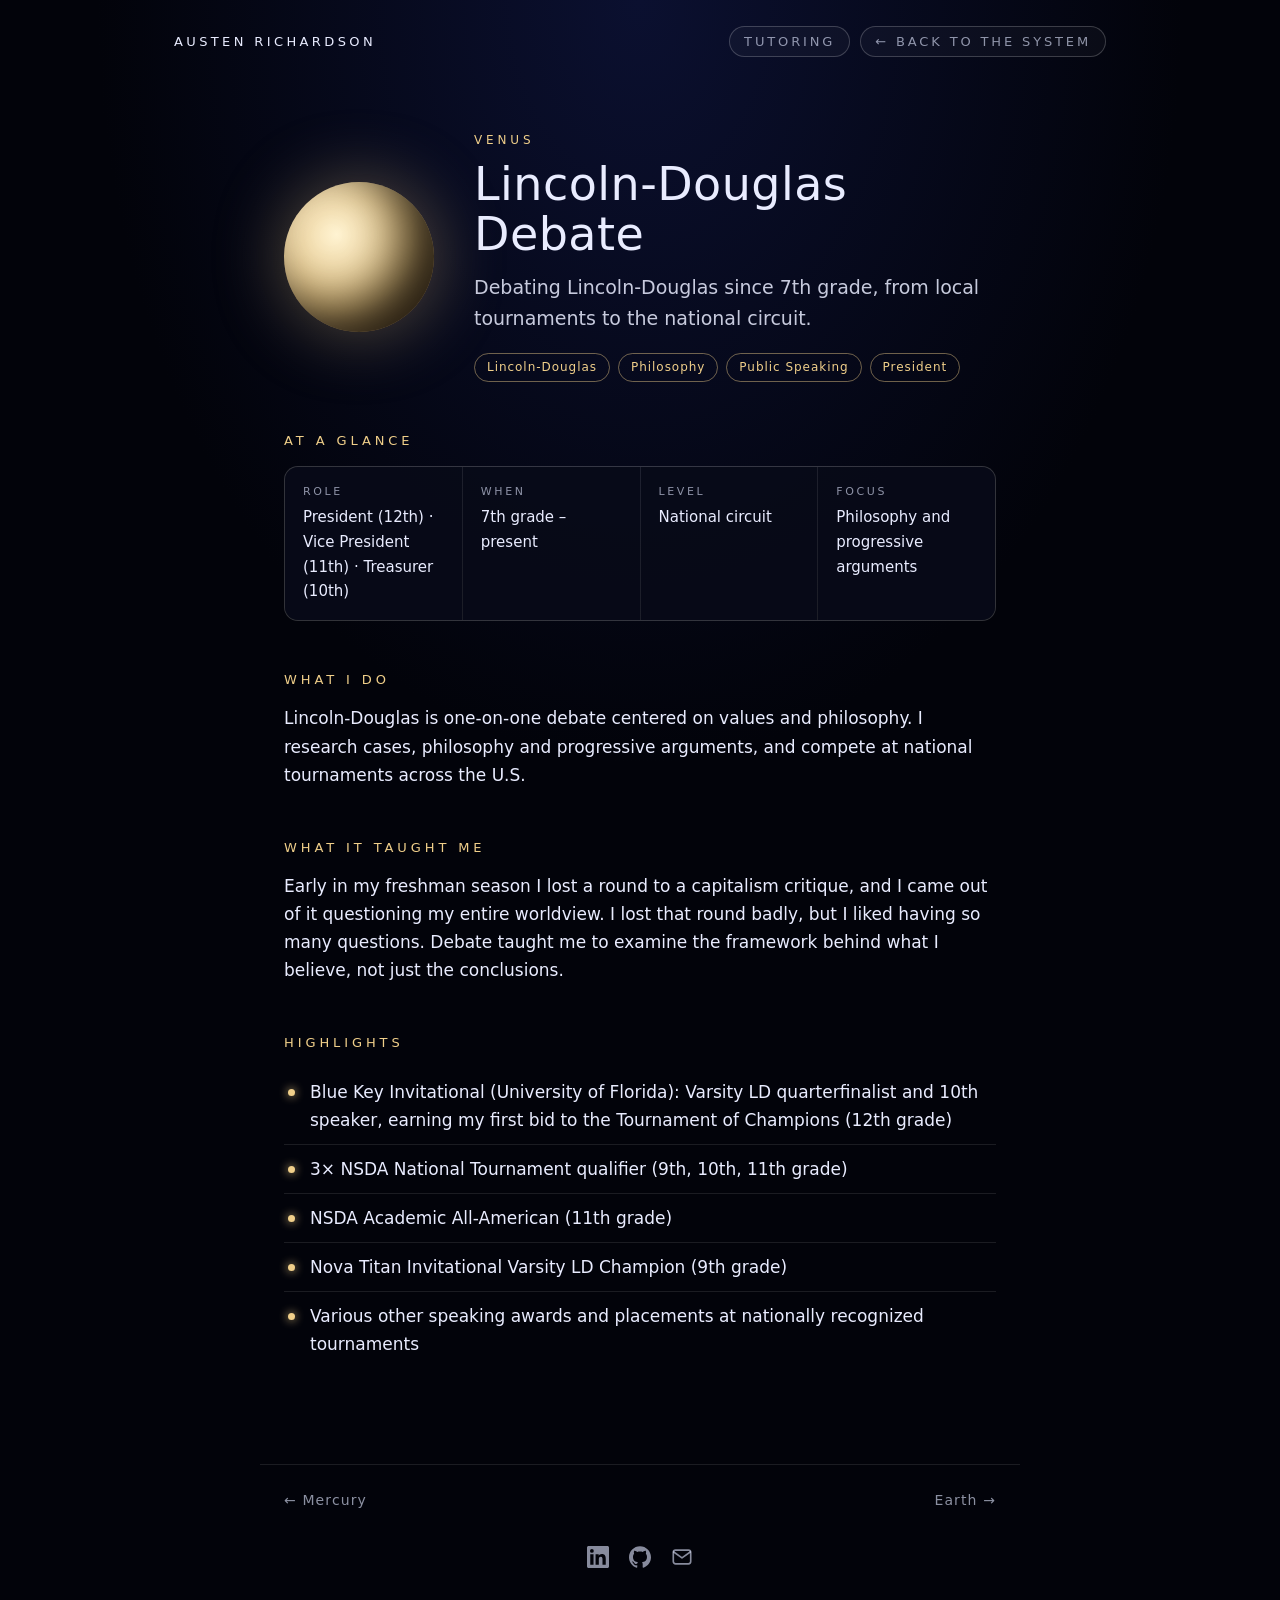
<file: pages/venus.html>
<!DOCTYPE html>
<html lang="en">
<head>
  <meta charset="utf-8">
  <meta name="viewport" content="width=device-width, initial-scale=1">
  <title>Lincoln-Douglas Debate — AustenRichardson.com</title>
  <link rel="icon" href="data:image/svg+xml,<svg xmlns='http://www.w3.org/2000/svg' viewBox='0 0 32 32'><circle cx='16' cy='16' r='12' fill='%23ffb23f'/></svg>">
  <link rel="stylesheet" href="../css/page.css">
  <style>:root { --accent: #f0cf8a; }</style>
</head>
<body>
  <canvas id="stars" aria-hidden="true"></canvas>
  <header class="topbar">
    <a class="brand" href="../index.html">Austen Richardson</a>
    <nav class="topnav" aria-label="Site">
      <a class="nav-tutoring" href="../tutoring/">Tutoring</a>
      <a href="../index.html">← Back to the system</a>
    </nav>
  </header>
  <main>
    <section class="hero">
      <div class="planet p-venus" aria-hidden="true"></div>
      <div>
        <p class="eyebrow">Venus</p>
        <h1>Lincoln-Douglas Debate</h1>
        <p class="summary">Debating Lincoln-Douglas since 7th grade, from local tournaments to the national circuit.</p>
        <ul class="tags"><li>Lincoln-Douglas</li><li>Philosophy</li><li>Public Speaking</li><li>President</li></ul>
      </div>
    </section>

    <h2>At a glance</h2>
    <dl class="glance"><div><dt>Role</dt><dd>President (12th) · Vice President (11th) · Treasurer (10th)</dd></div><div><dt>When</dt><dd>7th grade – present</dd></div><div><dt>Level</dt><dd>National circuit</dd></div><div><dt>Focus</dt><dd>Philosophy and progressive arguments</dd></div></dl>

    <h2>What I do</h2>
    <p>Lincoln-Douglas is one-on-one debate centered on values and philosophy. I research cases, philosophy and progressive arguments, and compete at national tournaments across the U.S.</p>
    <h2>What it taught me</h2>
    <p>Early in my freshman season I lost a round to a capitalism critique, and I came out of it questioning my entire worldview. I lost that round badly, but I liked having so many questions. Debate taught me to examine the framework behind what I believe, not just the conclusions.</p>

    <h2>Highlights</h2>
    <ul class="highlights"><li>Blue Key Invitational (University of Florida): Varsity LD quarterfinalist and 10th speaker, earning my first bid to the Tournament of Champions (12th grade)</li><li>3× NSDA National Tournament qualifier (9th, 10th, 11th grade)</li><li>NSDA Academic All-American (11th grade)</li><li>Nova Titan Invitational Varsity LD Champion (9th grade)</li><li>Various other speaking awards and placements at nationally recognized tournaments</li></ul>
  </main>
  <nav class="orbit-nav" aria-label="Projects"><a href="mercury.html">← Mercury</a><a href="earth.html">Earth →</a></nav>
  <nav class="contact" aria-label="Contact">
    <a href="https://www.linkedin.com/in/austen-richardson-918320334/" target="_blank" rel="noopener" aria-label="LinkedIn" title="LinkedIn"><svg viewBox="0 0 24 24" aria-hidden="true"><path fill="currentColor" d="M20.447 20.452h-3.554v-5.569c0-1.328-.027-3.037-1.852-3.037-1.853 0-2.136 1.445-2.136 2.939v5.667H9.351V9h3.414v1.561h.046c.477-.9 1.637-1.85 3.37-1.85 3.601 0 4.267 2.37 4.267 5.455v6.286zM5.337 7.433a2.062 2.062 0 1 1 0-4.125 2.062 2.062 0 0 1 0 4.125zM7.119 20.452H3.555V9h3.564v11.452zM22.225 0H1.771C.792 0 0 .774 0 1.729v20.542C0 23.227.792 24 1.771 24h20.451C23.2 24 24 23.227 24 22.271V1.729C24 .774 23.2 0 22.222 0h.003z"/></svg></a>
    <a href="https://github.com/austenjr08" target="_blank" rel="noopener" aria-label="GitHub" title="GitHub"><svg viewBox="0 0 24 24" aria-hidden="true"><path fill="currentColor" d="M12 .297c-6.63 0-12 5.373-12 12 0 5.303 3.438 9.8 8.205 11.385.6.113.82-.258.82-.577 0-.285-.01-1.04-.015-2.04-3.338.724-4.042-1.61-4.042-1.61C4.422 18.07 3.633 17.7 3.633 17.7c-1.087-.744.084-.729.084-.729 1.205.084 1.838 1.236 1.838 1.236 1.07 1.835 2.809 1.305 3.495.998.108-.776.417-1.305.76-1.605-2.665-.3-5.466-1.332-5.466-5.93 0-1.31.465-2.38 1.235-3.22-.135-.303-.54-1.523.105-3.176 0 0 1.005-.322 3.3 1.23.96-.267 1.98-.399 3-.405 1.02.006 2.04.138 3 .405 2.28-1.552 3.285-1.23 3.285-1.23.645 1.653.24 2.873.12 3.176.765.84 1.23 1.91 1.23 3.22 0 4.61-2.805 5.625-5.475 5.92.42.36.81 1.096.81 2.22 0 1.606-.015 2.896-.015 3.286 0 .315.21.69.825.57C20.565 22.092 24 17.592 24 12.297c0-6.627-5.373-12-12-12"/></svg></a>
    <a href="mailto:austenjames08@gmail.com" aria-label="Email" title="Email"><svg viewBox="0 0 24 24" aria-hidden="true" fill="none" stroke="currentColor" stroke-width="1.8" stroke-linecap="round" stroke-linejoin="round"><rect x="2.5" y="4.5" width="19" height="15" rx="2.5"/><path d="m3 6.5 9 6.5 9-6.5"/></svg></a>
  </nav>
  <script src="../js/stats.js"></script>
  <script src="../js/page.js"></script>
</body>
</html>
</file>
<file: css/style.css>
html,
body {
  margin: 0;
  height: 100%;
  overflow: hidden;
  background: #02030a;
}

#space {
  display: block;
  position: fixed;
  inset: 0;
  width: 100%;
  height: 100%;
  touch-action: none;
  user-select: none;
  -webkit-user-select: none;
}

/* Appears ~10 s after the supernova */
#reset {
  position: fixed;
  top: 20px;
  right: 20px;
  padding: 9px 18px;
  font: 400 13px/1 -apple-system, BlinkMacSystemFont, "Segoe UI", system-ui, sans-serif;
  letter-spacing: 0.22em;
  text-transform: uppercase;
  color: rgba(233, 236, 255, 0.85);
  background: rgba(255, 255, 255, 0.04);
  border: 1px solid rgba(255, 255, 255, 0.22);
  border-radius: 999px;
  -webkit-backdrop-filter: blur(6px);
  backdrop-filter: blur(6px);
  cursor: pointer;
  opacity: 0;
  visibility: hidden;
  transform: translateY(-6px);
  transition: opacity 0.8s ease, transform 0.8s ease, visibility 0s linear 0.8s, background 0.2s;
}

#reset.show {
  opacity: 1;
  visibility: visible;
  transform: none;
  transition: opacity 0.8s ease, transform 0.8s ease, visibility 0s, background 0.2s;
}

#reset:hover,
#reset:focus-visible {
  color: #fff;
  background: rgba(255, 255, 255, 0.1);
  border-color: rgba(255, 255, 255, 0.45);
}

/* ---------- Name header ---------- */
#masthead {
  position: fixed;
  top: 0;
  left: 0;
  right: 0;
  padding: clamp(18px, 3.5vh, 36px) 16px 0;
  text-align: center;
  pointer-events: none;
  font-family: -apple-system, BlinkMacSystemFont, "Helvetica Neue", "Segoe UI", system-ui, sans-serif;
  color: #f3f5ff;
  text-shadow: 0 0 24px rgba(2, 3, 10, 0.9), 0 0 4px rgba(2, 3, 10, 0.8);
}

#masthead h1 {
  margin: 0;
  font-size: clamp(30px, 5.2vw, 64px);
  font-weight: 200;
  letter-spacing: 0.14em;
  line-height: 1.1;
  text-transform: uppercase;
}

#masthead .tagline {
  margin: clamp(6px, 1.2vh, 12px) 0 0;
  font-size: clamp(11px, 1.3vw, 15px);
  font-weight: 400;
  letter-spacing: 0.32em;
  text-transform: uppercase;
  color: rgba(225, 230, 255, 0.62);
}

#masthead .tagline span {
  margin: 0 0.5em;
  color: rgba(255, 196, 110, 0.85);
}

/* ---------- One-time hint ---------- */
#hint {
  position: fixed;
  left: 0;
  right: 0;
  bottom: 28px;
  margin: 0;
  text-align: center;
  pointer-events: none;
  font: 400 13px/1.4 -apple-system, BlinkMacSystemFont, "Segoe UI", system-ui, sans-serif;
  letter-spacing: 0.18em;
  color: rgba(225, 230, 255, 0.55);
  opacity: 0;
  transition: opacity 1.2s ease 1.5s;
}

#hint.show {
  opacity: 1;
}

#hint.gone {
  opacity: 0;
  transition: opacity 0.8s ease;
}

/* ---------- Site links: Tutoring pill and Apps dropdown (top-right) ---------- */
#site-links {
  position: fixed;
  top: 20px;
  right: 20px;
  z-index: 3;
  display: flex;
  align-items: flex-start;
  gap: 10px;
}

.site-link {
  padding: 9px 18px;
  font: 400 13px/1 -apple-system, BlinkMacSystemFont, "Segoe UI", system-ui, sans-serif;
  letter-spacing: 0.22em;
  text-transform: uppercase;
  color: rgba(233, 236, 255, 0.85);
  text-decoration: none;
  background: rgba(255, 255, 255, 0.04);
  border: 1px solid rgba(255, 255, 255, 0.22);
  border-radius: 999px;
  -webkit-backdrop-filter: blur(6px);
  backdrop-filter: blur(6px);
  transition: color 0.2s, background 0.2s, border-color 0.2s;
  cursor: pointer;
}

.site-link:hover,
.site-link:focus-visible,
.site-link[aria-expanded="true"] {
  color: #fff;
  background: rgba(255, 255, 255, 0.1);
  border-color: rgba(255, 255, 255, 0.45);
}

/* The reset button (after a supernova) sits just below the site links */
#reset { top: 66px; }

/* Apps dropdown */
.apps { position: relative; }
#apps-btn { display: inline-flex; align-items: center; gap: 6px; }
#apps-btn .caret { font-size: 10px; letter-spacing: 0; transition: transform 0.2s; }
#apps-btn[aria-expanded="true"] .caret { transform: rotate(180deg); }

.apps-menu {
  position: absolute;
  top: calc(100% + 8px);
  right: 0;
  min-width: 190px;
  margin: 0;
  padding: 6px;
  list-style: none;
  background: rgba(14, 16, 32, 0.92);
  border: 1px solid rgba(255, 255, 255, 0.22);
  border-radius: 14px;
  -webkit-backdrop-filter: blur(10px);
  backdrop-filter: blur(10px);
  box-shadow: 0 12px 30px rgba(0, 0, 0, 0.45);
  animation: apps-in 0.16s ease;
}
.apps-menu[hidden] { display: none; }
@keyframes apps-in { from { opacity: 0; transform: translateY(-4px); } to { opacity: 1; transform: none; } }

.apps-menu a {
  display: block;
  padding: 10px 14px;
  border-radius: 9px;
  font: 400 13px/1 -apple-system, BlinkMacSystemFont, "Segoe UI", system-ui, sans-serif;
  letter-spacing: 0.14em;
  text-transform: uppercase;
  white-space: nowrap;
  color: rgba(233, 236, 255, 0.85);
  text-decoration: none;
}
.apps-menu a:hover,
.apps-menu a:focus-visible {
  color: #fff;
  background: rgba(255, 255, 255, 0.1);
  outline: none;
}

.site-link:focus-visible {
  outline: 2px solid rgba(255, 196, 110, 0.9);
  outline-offset: 4px;
}

/* ---------- My most listened this week (left side) ---------- */
#listening[hidden] { display: none; }
#listening {
  position: fixed;
  left: 20px;
  top: 50%;
  transform: translateY(-50%);
  z-index: 2;
  width: 300px;
}
#listening-btn { display: none; }

.listening-panel {
  padding: 16px 16px 12px;
  background: rgba(10, 12, 28, 0.55);
  border: 1px solid rgba(255, 255, 255, 0.16);
  border-radius: 16px;
  -webkit-backdrop-filter: blur(8px);
  backdrop-filter: blur(8px);
  font-family: -apple-system, BlinkMacSystemFont, "Segoe UI", system-ui, sans-serif;
  color: rgba(233, 236, 255, 0.9);
}
.listening-panel h2 {
  margin: 0 0 10px;
  font-size: 11px;
  font-weight: 500;
  letter-spacing: 0.22em;
  text-transform: uppercase;
  color: #ffb23f;
}
#listening-list { list-style: none; margin: 0; padding: 0; }
#listening-list a {
  display: grid;
  grid-template-columns: 16px 40px 1fr auto;
  gap: 10px;
  align-items: center;
  padding: 6px 6px;
  margin: 0 -6px;
  border-radius: 10px;
  color: inherit;
  text-decoration: none;
  transition: background 0.2s;
}
#listening-list a:hover, #listening-list a:focus-visible { background: rgba(255, 255, 255, 0.07); outline: none; }
.lt-rank { font-size: 13px; color: rgba(225, 230, 255, 0.5); text-align: right; font-variant-numeric: tabular-nums; }
.lt-art { width: 40px; height: 40px; border-radius: 6px; object-fit: cover; background: rgba(255, 255, 255, 0.08); }
.lt-text { min-width: 0; line-height: 1.25; }
.lt-name, .lt-artist { display: block; white-space: nowrap; overflow: hidden; text-overflow: ellipsis; }
.lt-name { font-size: 14px; color: #fff; }
.lt-artist { font-size: 12px; color: rgba(225, 230, 255, 0.6); }
.lt-plays { font-size: 14px; color: rgba(255, 178, 63, 0.9); text-align: right; line-height: 1.1; font-variant-numeric: tabular-nums; }
.lt-plays small { display: block; font-size: 10px; letter-spacing: 0.06em; color: rgba(225, 230, 255, 0.45); }
.listening-empty { margin: 4px 0 6px; font-size: 13px; color: rgba(225, 230, 255, 0.6); }
.listening-foot { margin: 8px 0 0; font-size: 11px; letter-spacing: 0.04em; color: rgba(225, 230, 255, 0.45); }

/* Narrower screens: a small "This week" button at the bottom left that opens the chart. */
@media (max-width: 1100px) {
  #listening { top: auto; bottom: 20px; transform: none; width: auto; }
  #listening-btn { display: inline-flex; gap: 6px; align-items: center; }
  .listening-panel { position: absolute; left: 0; bottom: calc(100% + 10px); width: min(320px, calc(100vw - 28px)); background: rgba(10, 12, 28, 0.92); }
  #listening:not(.open) .listening-panel { display: none; }
}

/* ---------- Contact icons ---------- */
#contact {
  position: fixed;
  right: 22px;
  bottom: 22px;
  display: flex;
  gap: 18px;
}

#contact a {
  display: block;
  width: 22px;
  height: 22px;
  color: rgba(225, 230, 255, 0.6);
  transition: color 0.2s, transform 0.2s;
}

#contact a:hover,
#contact a:focus-visible {
  color: #fff;
  transform: translateY(-2px);
}

#contact svg {
  width: 100%;
  height: 100%;
  display: block;
}

/* Below ~1320px wide the name is wide enough to reach the top-right links, so it moves
   down below them (phones do the same, further down). */
@media (max-width: 1320px) {
  #masthead { padding-top: 62px; }
}

@media (max-width: 600px) {
  /* Leave room above the name for the site links on narrow screens */
  #masthead { padding-top: 58px; }
  #site-links { top: 14px; right: 14px; }
  /* Reset sits top-left, level with the links, so it never covers the name */
  #reset { top: 14px; right: auto; left: 14px; }
  #listening { left: 14px; bottom: 14px; }
  #hint {
    bottom: 64px;
    font-size: 12px;
    letter-spacing: 0.12em;
  }
}
</file>
<file: krillion/krillion.css>
/* Lana Del Krillion: faded-Americana look. Midnight blue, cream, cherry red, old gold. */
:root {
  --night: #0d0f1a;
  --navy: #161a2c;
  --cream: #f3e9d7;
  --cream-dim: #c9bda8;
  --cherry: #b3122e;
  --cherry-bright: #e0344f;
  --gold: #d4af6a;
  --serif: "Didot", "Bodoni 72", "Bodoni MT", "Playfair Display", Georgia, serif;
  --body: "Iowan Old Style", "Palatino", "Book Antiqua", Georgia, serif;
  --script: "Snell Roundhand", "Brush Script MT", "Segoe Script", cursive;
}

* { box-sizing: border-box; }

html, body { margin: 0; }

body {
  min-height: 100vh;
  font-family: var(--body);
  color: var(--cream);
  background:
    radial-gradient(ellipse at 50% -10%, rgba(179, 18, 46, 0.28), transparent 60%),
    radial-gradient(ellipse at 50% 120%, rgba(212, 175, 106, 0.12), transparent 55%),
    var(--night);
  display: flex;
  flex-direction: column;
  align-items: center;
  line-height: 1.5;
}

/* Film grain */
.grain {
  position: fixed; inset: 0; pointer-events: none; opacity: 0.07; z-index: 0;
  background-image: url("data:image/svg+xml,<svg xmlns='http://www.w3.org/2000/svg' width='160' height='160'><filter id='n'><feTurbulence type='fractalNoise' baseFrequency='0.9' numOctaves='2' stitchTiles='stitch'/></filter><rect width='100%' height='100%' filter='url(%23n)'/></svg>");
}

.home-link {
  position: absolute; top: 14px; left: 18px; z-index: 2;
  color: var(--cream-dim); font-size: 0.85rem; text-decoration: none;
}
.home-link:hover { color: var(--cream); }

main {
  position: relative; z-index: 1;
  width: min(640px, 100% - 32px);
  padding: 56px 0 24px;
  flex: 1;
}

.screen[hidden] { display: none; }

/* Masthead */
.masthead { text-align: center; margin-bottom: 28px; }
.masthead .script {
  font-family: var(--script); font-size: 2.6rem; color: var(--cherry-bright);
  margin: 0 0 -18px; transform: rotate(-4deg); text-shadow: 0 2px 18px rgba(224, 52, 79, 0.35);
}
.masthead h1 {
  font-family: var(--serif); font-weight: 400; letter-spacing: 0.32em;
  font-size: clamp(2.6rem, 9vw, 4.4rem); margin: 0; padding-left: 0.32em;
}
.masthead .tagline { margin: 4px 0 0; color: var(--gold); font-style: italic; letter-spacing: 0.04em; }
.masthead.small .script { font-size: 1.8rem; margin-bottom: -12px; }
.masthead.small h1 { font-size: 2.4rem; }

/* Cards */
.card {
  background: linear-gradient(180deg, rgba(243, 233, 215, 0.06), rgba(243, 233, 215, 0.025));
  border: 1px solid rgba(212, 175, 106, 0.28);
  border-radius: 14px;
  padding: 22px 24px;
  margin-bottom: 20px;
  box-shadow: 0 10px 40px rgba(0, 0, 0, 0.35);
}
.rules p { margin: 0 0 10px; }

.tier-legend { list-style: none; padding: 0; margin: 14px 0 0; display: grid; gap: 6px; }
.tier-legend li { display: flex; justify-content: space-between; font-size: 0.92rem; color: var(--cream-dim); }
.tier-legend b { color: var(--cream); font-weight: 600; }

.section-label {
  font-family: var(--serif); font-weight: 400; letter-spacing: 0.18em; text-transform: uppercase;
  font-size: 0.85rem; color: var(--gold); text-align: center; margin: 26px 0 12px;
}

/* Genre chips */
.chips { display: flex; flex-wrap: wrap; gap: 8px; justify-content: center; margin-bottom: 26px; }
.chip {
  font: inherit; font-size: 0.92rem; color: var(--cream); cursor: pointer;
  background: transparent; border: 1px solid rgba(243, 233, 215, 0.3); border-radius: 999px;
  padding: 6px 14px; transition: background 0.15s, border-color 0.15s;
}
.chip:hover { border-color: var(--gold); }
.chip[aria-checked="true"] { background: var(--cherry); border-color: var(--cherry-bright); }

/* Buttons */
.btn {
  font: inherit; cursor: pointer; border-radius: 999px; padding: 10px 22px;
  border: 1px solid transparent; transition: transform 0.08s, background 0.15s, opacity 0.15s;
}
.btn:active { transform: scale(0.97); }
.btn:disabled { opacity: 0.5; cursor: wait; }
.btn-primary { background: var(--cherry); color: var(--cream); border-color: var(--cherry-bright); }
.btn-primary:hover:not(:disabled) { background: var(--cherry-bright); }
.btn-ghost { background: transparent; color: var(--cream-dim); border-color: rgba(243, 233, 215, 0.3); }
.btn-ghost:hover:not(:disabled) { color: var(--cream); border-color: var(--cream-dim); }
#start-btn { display: block; margin: 0 auto; font-size: 1.1rem; padding: 12px 34px; }

/* Round */
.round-top { display: flex; justify-content: space-between; color: var(--cream-dim); font-size: 0.9rem; margin-bottom: 6px; }
.progress { height: 3px; background: rgba(243, 233, 215, 0.12); border-radius: 3px; margin-bottom: 18px; overflow: hidden; }
#progress-bar { height: 100%; width: 0; background: var(--gold); transition: width 0.4s ease; }

.q-type { margin: 0; text-transform: uppercase; letter-spacing: 0.18em; font-size: 0.75rem; color: var(--gold); }
.q-text { font-family: var(--serif); font-weight: 400; font-size: clamp(1.5rem, 5vw, 2rem); line-height: 1.2; margin: 6px 0 4px; }
.q-hint { margin: 0 0 16px; color: var(--cream-dim); font-size: 0.9rem; font-style: italic; }

.field { display: block; margin-bottom: 10px; }
.field span { display: block; font-size: 0.8rem; color: var(--cream-dim); margin-bottom: 3px; }
.field input {
  width: 100%; font: inherit; font-size: 1.1rem; color: var(--cream);
  background: rgba(13, 15, 26, 0.7); border: 1px solid rgba(243, 233, 215, 0.25); border-radius: 10px;
  padding: 10px 14px;
}
.field input:focus { outline: none; border-color: var(--gold); box-shadow: 0 0 0 3px rgba(212, 175, 106, 0.18); }

.form-row { display: flex; gap: 10px; margin-top: 6px; flex-wrap: wrap; }
.form-row.center { justify-content: center; }
/* Countdown */
.timer { display: flex; align-items: center; gap: 12px; margin: 0 0 16px; }
.timer-track { flex: 1; height: 8px; border-radius: 8px; background: rgba(243, 233, 215, 0.12); overflow: hidden; }
#timer-bar { height: 100%; width: 100%; background: var(--gold); border-radius: 8px; transition: width 0.1s linear, background 0.3s; }
#timer-num { font-family: var(--serif); font-size: 1.4rem; min-width: 2.6ch; text-align: right; font-variant-numeric: tabular-nums; }
.timer.low #timer-bar { background: var(--cherry-bright); }
.timer.low #timer-num { color: var(--cherry-bright); animation: tick 1s ease-in-out infinite; }
.timer.paused #timer-bar { opacity: 0.5; }
@keyframes tick { 0%, 100% { transform: scale(1); } 50% { transform: scale(1.15); } }
.msg { margin: 10px 0 0; min-height: 1.4em; font-size: 0.95rem; }
.msg.bad { color: #ff8a9b; }
.msg.wait { color: var(--gold); font-style: italic; }

/* Result card */
.result { animation: rise 0.35s ease; }
.result-main { display: flex; align-items: center; gap: 16px; }
.result-main img { width: 76px; height: 76px; border-radius: 8px; object-fit: cover; flex-shrink: 0; border: 1px solid rgba(212, 175, 106, 0.4); }
.result-main > div { flex: 1; min-width: 0; }
.result h3 { font-family: var(--serif); font-weight: 400; font-size: 1.4rem; margin: 2px 0; overflow-wrap: anywhere; }
.tier { margin: 0; font-size: 0.8rem; letter-spacing: 0.14em; text-transform: uppercase; font-weight: 600; }
.r-detail { margin: 0; color: var(--cream-dim); font-size: 0.9rem; }
.r-points { font-family: var(--serif); font-size: 2.2rem; margin: 0; color: var(--gold); white-space: nowrap; }
.r-common { color: var(--cream-dim); font-size: 0.9rem; margin: 14px 0; }
.r-common:empty { display: none; }

.tier.t-radio { color: #9aa3b8; }
.tier.t-fan { color: #e9c46a; }
.tier.t-deep { color: #6ec3d6; }
.tier.t-crate { color: #c39bff; }
.tier.t-krill { color: var(--cherry-bright); }
.tier.t-miss { color: #777; }

@keyframes rise { from { opacity: 0; transform: translateY(8px); } to { opacity: 1; transform: none; } }

/* End */
.final { text-align: center; }
.final-label { margin: 0; text-transform: uppercase; letter-spacing: 0.2em; font-size: 0.75rem; color: var(--gold); }
.final h2 { font-family: var(--serif); font-style: italic; font-weight: 400; font-size: clamp(1.5rem, 5vw, 2.1rem); margin: 6px 0; }
.final-score { font-size: 1.1rem; margin: 0; }
.final-squares { font-size: 1.6rem; letter-spacing: 0.15em; margin: 10px 0; }
.final-blurb { margin: 0 0 8px; color: var(--cream-dim); font-style: italic; }

/* Answer review */
.review-title { font-family: var(--serif); font-weight: 400; font-size: 1.2rem; margin: 22px 0 2px; }
.review-hint { margin: 0 0 10px; color: var(--cream-dim); font-size: 0.85rem; }
.recap { list-style: none; text-align: left; padding: 0; margin: 0 0 18px; font-size: 0.92rem; }
.recap li { border-top: 1px solid rgba(243, 233, 215, 0.12); }
.recap li:last-child { border-bottom: 1px solid rgba(243, 233, 215, 0.12); }
.recap summary {
  cursor: pointer; list-style: none; padding: 10px 26px 10px 4px; position: relative;
  display: flex; flex-direction: column; gap: 2px;
}
.recap summary::-webkit-details-marker { display: none; }
.recap summary::after { content: '+'; position: absolute; right: 6px; top: 10px; color: var(--gold); font-size: 1.1rem; }
.recap details[open] summary::after { content: '−'; }
.recap summary:hover .rv-q { color: var(--cream); }
.rv-q { color: var(--cream-dim); }
.rv-a { color: var(--cream-dim); font-size: 0.86rem; }
.rv-a b { color: var(--cream); font-weight: 600; }
.rv-a .tier { display: inline; font-size: 0.72rem; }
.rv-ex { padding: 2px 4px 12px; }
.rv-wait { margin: 4px 0; color: var(--gold); font-style: italic; font-size: 0.85rem; }
.rv-row { display: grid; grid-template-columns: 9.5rem 1fr; gap: 10px; padding: 6px 0; align-items: baseline; }
.rv-row .tier { font-size: 0.7rem; letter-spacing: 0.08em; }
.rv-row .tier small { display: block; letter-spacing: 0; text-transform: none; font-weight: 400; color: var(--cream-dim); }
.rv-picks { display: flex; flex-wrap: wrap; gap: 4px 6px; }
.rv-pick { background: rgba(243, 233, 215, 0.07); border-radius: 6px; padding: 2px 8px; color: var(--cream); }
.rv-pick small { color: var(--cream-dim); }
.rv-pick em { font-style: normal; color: var(--gold); font-size: 0.8rem; margin-left: 2px; }
.rv-none { color: rgba(243, 233, 215, 0.35); font-style: italic; }
@media (max-width: 480px) { .rv-row { grid-template-columns: 1fr; gap: 4px; } }

.credits { position: relative; z-index: 1; font-size: 0.75rem; color: rgba(243, 233, 215, 0.4); padding: 18px; text-align: center; }

@media (max-width: 480px) {
  .card { padding: 18px; }
  .result-main img { width: 60px; height: 60px; }
  .r-points { font-size: 1.7rem; }
}

#next-btn { margin-top: 16px; }

/* ---------- Road trip scene ---------- */
.road[hidden] { display: none; }
.road { margin-bottom: 18px; }
.road-scene {
  position: relative; border-radius: 14px; overflow: hidden;
  border: 1px solid rgba(212, 175, 106, 0.35); box-shadow: 0 10px 40px rgba(0, 0, 0, 0.4);
}
.road-scene svg { display: block; width: 100%; height: auto; }

.road .sun { fill: #ffd27a; opacity: 0.9; }
.road .skyline { fill: #3b2245; opacity: 0.85; }
.road .ocean { fill: #4f7fa6; opacity: 0.8; }
.road .palm .trunk { fill: none; stroke: #2a1626; stroke-width: 3.5; stroke-linecap: round; }
.road .palm .fronds path { fill: none; stroke: #2a1626; stroke-width: 3; stroke-linecap: round; }
.road .curb { fill: #8a7486; }
.road .asphalt { fill: #26232c; }
.road .lane { stroke: #e8c35a; stroke-width: 2; stroke-dasharray: 14 12; opacity: 0.8; }
.road .post { stroke: #9c97a3; stroke-width: 2; }
.road .start-sign rect { fill: #1d6b3f; stroke: #f3e9d7; stroke-width: 1; }
.road .start-sign text { fill: #f3e9d7; font: 700 8.5px var(--body); letter-spacing: 0.06em; }

.road .sign .plate { fill: rgba(13, 15, 26, 0.75); stroke: rgba(243, 233, 215, 0.35); stroke-width: 1; transition: fill 0.3s, stroke 0.3s; }
.road .sign text { fill: rgba(243, 233, 215, 0.6); font: 600 10px var(--body); transition: fill 0.3s; }
.road .sign.lit .plate { fill: var(--gold); stroke: #fff3d0; filter: drop-shadow(0 0 5px rgba(255, 214, 120, 0.9)); }
.road .sign.lit text { fill: #2a1626; }
.road .sign.hit { animation: sign-hit 0.5s ease; }
@keyframes sign-hit { 0% { transform: scale(1); } 40% { transform: scale(1.25) rotate(-4deg); } 100% { transform: scale(1); } }

/* The car and the pop star */
.road .car { will-change: transform; }
.road .car .body { fill: var(--cherry); stroke: #6d0a1c; stroke-width: 1; }
.road .car .chrome { stroke: #e9e2d0; stroke-width: 1.6; }
.road .car .windshield { stroke: rgba(220, 240, 255, 0.85); stroke-width: 2.5; stroke-linecap: round; }
.road .car .headlight { fill: #fff3c4; }
.road .car .tire { fill: #121116; }
.road .car .rim { fill: #d4af6a; }
.road .car .spin line { stroke: #8a6a2c; stroke-width: 1.2; }
.road .star .hair { fill: #5a3420; }
.road .star .skin { fill: #f0c8a8; }
.road .star .dress { fill: #f3e9d7; }
.road .star .bow { fill: var(--cherry-bright); }
.road .star .shades { fill: #e0344f; }
.road .star .lips { fill: none; stroke: #b3122e; stroke-width: 1; }
.road .star .arm { fill: none; stroke: #f0c8a8; stroke-width: 2.4; stroke-linecap: round; stroke-linejoin: round; }

/* Lowrider hydraulics bounce while idle; wheels spin while driving */
.road .car-bounce { animation: hop-idle 1.6s ease-in-out infinite; }
@keyframes hop-idle { 0%, 100% { transform: translateY(0); } 50% { transform: translateY(-1.5px); } }
.road .star .wave { transform-box: fill-box; transform-origin: 0% 100%; animation: wave 1.2s ease-in-out infinite; }
@keyframes wave { 0%, 100% { transform: rotate(0deg); } 50% { transform: rotate(-18deg); } }
.road .spin { transform-box: fill-box; transform-origin: center; }
.road .car.driving .spin { animation: spin 0.35s linear infinite; }
@keyframes spin { to { transform: rotate(360deg); } }
.road .car.bump .car-bounce { animation: bump 0.45s ease; }
@keyframes bump { 0% { transform: translateY(0); } 30% { transform: translateY(-9px) rotate(-3deg); } 60% { transform: translateY(0); } 80% { transform: translateY(-3px); } 100% { transform: translateY(0); } }
.road .car.stalled .car-bounce { animation: stall 0.5s ease; }
@keyframes stall { 0%, 100% { transform: translateX(0); } 20% { transform: translateX(-3px); } 40% { transform: translateX(3px); } 60% { transform: translateX(-2px); } 80% { transform: translateX(2px); } }

.road .odometer { fill: #f3e9d7; font: 700 13px var(--body); letter-spacing: 0.06em; paint-order: stroke; stroke: rgba(13, 15, 26, 0.6); stroke-width: 3px; }

.road-toast {
  position: absolute; top: 10px; left: 50%; transform: translate(-50%, -6px);
  background: rgba(13, 15, 26, 0.85); color: var(--cream); border: 1px solid var(--gold);
  border-radius: 999px; padding: 4px 14px; font-size: 0.85rem; white-space: nowrap;
  opacity: 0; pointer-events: none;
}
.road-toast.show { animation: toast 2.6s ease forwards; }
@keyframes toast { 0% { opacity: 0; transform: translate(-50%, -6px); } 12%, 80% { opacity: 1; transform: translate(-50%, 0); } 100% { opacity: 0; transform: translate(-50%, 0); } }

/* Rarity ladder */
.ladder { list-style: none; display: flex; flex-wrap: wrap; justify-content: center; gap: 6px; padding: 0; margin: 10px 0 0; }
.ladder li {
  font-size: 0.74rem; padding: 3px 9px; border-radius: 999px; color: var(--cream-dim);
  border: 1px solid rgba(243, 233, 215, 0.18); opacity: 0.65; transition: all 0.25s;
}
.ladder li span { opacity: 0.7; margin-left: 2px; }
.ladder li.on { opacity: 1; color: var(--night); background: var(--gold); border-color: var(--gold); font-weight: 600; transform: scale(1.08); }
.ladder li.t-krill.on { background: var(--cherry-bright); border-color: var(--cherry-bright); color: var(--cream); }
.ladder li.t-miss.on { background: #555; border-color: #777; color: var(--cream); }

.tier.t-under { color: #ff9f6b; }
.final-trip { margin: 0 0 6px; color: var(--gold); font-style: italic; }

@media (prefers-reduced-motion: reduce) {
  .road .car { transition: none !important; }
  .road .car-bounce, .road .star .wave, .road .car.driving .spin { animation: none !important; }
}
</file>
<file: css/page.css>
/* Shared styles for the About page and the project (planet) pages */
:root {
  --accent: #ffb23f;
  --text: #e9ecff;
  --muted: rgba(225, 230, 255, 0.62);
  --line: rgba(255, 255, 255, 0.1);
  --font: -apple-system, BlinkMacSystemFont, "Helvetica Neue", "Segoe UI", system-ui, sans-serif;
}

* { box-sizing: border-box; }

html { background: #02030a; }

body {
  margin: 0;
  min-height: 100vh;
  color: var(--text);
  font: 400 17px/1.65 var(--font);
  background: radial-gradient(ellipse at 50% 0%, #0b1030 0%, #02030a 60%) fixed;
  -webkit-font-smoothing: antialiased;
}

#stars {
  position: fixed;
  inset: 0;
  width: 100%;
  height: 100%;
  z-index: -1;
  pointer-events: none;
}

a { color: var(--accent); text-decoration: none; }
a:hover { text-decoration: underline; }

/* ---------- Top bar ---------- */
.topbar {
  display: flex;
  justify-content: space-between;
  align-items: center;
  max-width: 980px;
  margin: 0 auto;
  padding: 26px 24px;
  font-size: 13px;
  letter-spacing: 0.22em;
  text-transform: uppercase;
}
.topbar a { color: var(--muted); }
.topbar a:hover { color: #fff; text-decoration: none; }
.topbar .brand { color: var(--text); font-weight: 300; letter-spacing: 0.26em; }

/* ---------- Layout ---------- */
main {
  max-width: 760px;
  margin: 0 auto;
  padding: 24px 24px 40px;
}

.hero {
  display: flex;
  gap: 40px;
  align-items: center;
  margin: 24px 0 48px;
}

.eyebrow {
  margin: 0 0 8px;
  font-size: 12px;
  letter-spacing: 0.32em;
  text-transform: uppercase;
  color: var(--accent);
}

h1 {
  margin: 0 0 12px;
  font-size: clamp(32px, 5vw, 46px);
  font-weight: 300;
  line-height: 1.1;
  letter-spacing: 0.01em;
}

.summary {
  margin: 0 0 18px;
  font-size: 19px;
  color: rgba(233, 236, 255, 0.85);
}

.tags { display: flex; flex-wrap: wrap; gap: 8px; margin: 0; padding: 0; list-style: none; }
.tags li {
  padding: 4px 12px;
  font-size: 12px;
  letter-spacing: 0.08em;
  color: var(--accent);
  border: 1px solid color-mix(in srgb, var(--accent) 45%, transparent);
  border-radius: 999px;
}

h2 {
  margin: 48px 0 14px;
  font-size: 13px;
  font-weight: 500;
  letter-spacing: 0.3em;
  text-transform: uppercase;
  color: var(--accent);
}

p { margin: 0 0 14px; }

/* At a glance */
.glance {
  display: grid;
  grid-template-columns: repeat(auto-fit, minmax(160px, 1fr));
  gap: 1px;
  margin: 0;
  background: var(--line);
  border: 1px solid var(--line);
  border-radius: 14px;
  overflow: hidden;
}
.glance div { padding: 16px 18px; background: rgba(6, 8, 22, 0.92); }
.glance dt { font-size: 11px; letter-spacing: 0.24em; text-transform: uppercase; color: var(--muted); }
.glance dd { margin: 4px 0 0; font-size: 15px; }

/* Highlight list */
.highlights { margin: 0; padding: 0; list-style: none; }
.highlights li {
  position: relative;
  padding: 10px 0 10px 26px;
  border-bottom: 1px solid var(--line);
}
.highlights li:last-child { border-bottom: 0; }
.highlights li::before {
  content: "";
  position: absolute;
  left: 4px;
  top: 21px;
  width: 7px;
  height: 7px;
  border-radius: 50%;
  background: var(--accent);
  box-shadow: 0 0 10px var(--accent);
}

blockquote {
  margin: 20px 0;
  padding: 4px 0 4px 20px;
  border-left: 2px solid var(--accent);
  color: rgba(233, 236, 255, 0.85);
  font-style: italic;
}

.columns { display: grid; grid-template-columns: repeat(auto-fit, minmax(200px, 1fr)); gap: 24px; }
.columns h3 { margin: 0 0 6px; font-size: 15px; font-weight: 600; }
.columns ul { margin: 0; padding-left: 18px; color: rgba(233, 236, 255, 0.85); }

/* ---------- Planet visuals ---------- */
.planet {
  --size: 150px;
  position: relative;
  flex: 0 0 var(--size);
  width: var(--size);
  height: var(--size);
  border-radius: 50%;
  box-shadow:
    inset -28px -22px 48px rgba(0, 0, 0, 0.78),
    inset 6px 6px 18px rgba(255, 255, 255, 0.12),
    0 0 70px color-mix(in srgb, var(--accent) 35%, transparent);
  animation: float 9s ease-in-out infinite;
}
@keyframes float { 50% { transform: translateY(-8px); } }

.p-star { background: radial-gradient(circle at 50% 50%, #fffdf2 0%, #fff1b8 30%, #ffc65a 65%, #ff8a1f 100%);
  box-shadow: 0 0 60px #ffb23f, 0 0 140px rgba(255, 140, 40, 0.5); }
.p-mercury { background: radial-gradient(circle at 35% 35%, #d7d2ca, #8f8a83 55%, #4f4b47); }
.p-venus { background: radial-gradient(circle at 35% 35%, #fff3d2, #e2bf7c 55%, #9c6d33); }
.p-earth { background:
  radial-gradient(circle at 30% 40%, #3f8c46 0 14%, transparent 15%),
  radial-gradient(circle at 62% 60%, #3f8c46 0 18%, transparent 19%),
  radial-gradient(ellipse at 50% 0%, #f0f8ff 0 16%, transparent 17%),
  radial-gradient(circle at 35% 35%, #5aa6f0, #1c4f9e 55%, #08214f); }
.p-mars { background:
  radial-gradient(ellipse at 50% 2%, #fff5f0 0 12%, transparent 13%),
  radial-gradient(circle at 35% 35%, #ef8f60, #b8502a 55%, #5e200f); }
.p-jupiter { background:
  radial-gradient(ellipse at 66% 66%, #c4583a 0 9%, transparent 10%),
  repeating-linear-gradient(180deg, #efe2c8 0 9%, #c79a6c 9% 16%, #f4e9d4 16% 24%, #ad7a52 24% 30%, #ddc19a 30% 38%); }
.p-saturn { background: repeating-linear-gradient(180deg, #efdfb6 0 11%, #d8bf88 11% 19%, #f4e8c8 19% 30%, #c9ad78 30% 36%); }
.p-saturn::after {
  content: "";
  position: absolute;
  left: -38%;
  top: 38%;
  width: 176%;
  height: 24%;
  border-radius: 50%;
  border: 9px solid rgba(232, 212, 170, 0.75);
  box-shadow: 0 0 0 5px rgba(190, 170, 130, 0.35);
  transform: rotate(-18deg);
}
.p-uranus { background: radial-gradient(circle at 35% 35%, #e3fdfd, #8fd9e3 55%, #3f8ea2); }
.p-neptune { background:
  radial-gradient(ellipse at 40% 58%, rgba(15, 25, 90, 0.85) 0 9%, transparent 10%),
  radial-gradient(circle at 35% 35%, #8eb0ff, #3c62d8 55%, #142570); }

/* ---------- Footer ---------- */
.orbit-nav {
  display: flex;
  justify-content: space-between;
  gap: 16px;
  max-width: 760px;
  margin: 56px auto 0;
  padding: 24px;
  border-top: 1px solid var(--line);
  font-size: 14px;
  letter-spacing: 0.08em;
}
.orbit-nav a { color: var(--muted); }
.orbit-nav a:hover { color: #fff; text-decoration: none; }

.contact {
  display: flex;
  justify-content: center;
  gap: 20px;
  padding: 10px 0 40px;
}
.contact a { width: 22px; height: 22px; color: rgba(225, 230, 255, 0.6); transition: color 0.2s, transform 0.2s; }
.contact a:hover { color: #fff; transform: translateY(-2px); }
.contact svg { width: 100%; height: 100%; display: block; }

@media (max-width: 640px) {
  .hero { flex-direction: column; align-items: flex-start; gap: 24px; }
  .planet { --size: 110px; }
  .topbar { font-size: 11px; letter-spacing: 0.16em; }
}

@media (prefers-reduced-motion: reduce) {
  .planet { animation: none; }
}

/* Paper link (Neptune page) */
.paper-title { font-size: 19px; color: rgba(233, 236, 255, 0.92); }
.paper-link {
  display: inline-block;
  padding: 11px 22px;
  font-size: 14px;
  letter-spacing: 0.08em;
  color: #02030a;
  background: var(--accent);
  border-radius: 999px;
}
.paper-link:hover { text-decoration: none; filter: brightness(1.1); }

/* Site links in the top bar (Tutoring + Back to the system) */
.topnav { display: flex; flex-wrap: wrap; justify-content: flex-end; gap: 8px 10px; }
.topnav a {
  padding: 8px 14px;
  line-height: 1;
  border: 1px solid rgba(255, 255, 255, 0.2);
  border-radius: 999px;
  background: rgba(255, 255, 255, 0.03);
  transition: color 0.2s, background 0.2s, border-color 0.2s;
}
.topnav a:hover { background: rgba(255, 255, 255, 0.08); border-color: rgba(255, 255, 255, 0.4); }
.topbar { gap: 16px; }
.topnav a[aria-current="page"] { color: var(--text); border-color: color-mix(in srgb, var(--accent) 60%, transparent); }
.topnav a:focus-visible { outline: 2px solid var(--accent); outline-offset: 3px; }
</file>
<file: sky/sky.css>
/* Your Sky Tonight. Builds on ../css/page.css (colors, top bar, headings, .glance). */

.skip-link {
  position: absolute; left: 12px; top: -60px; z-index: 10;
  padding: 8px 14px; border-radius: 8px; background: var(--accent); color: #02030a;
}
.skip-link:focus { top: 12px; text-decoration: none; }

.sky { max-width: 860px; }
.sky-hero { margin: 24px 0 26px; }

.pill {
  font: 400 12px/1 var(--font);
  letter-spacing: 0.18em;
  text-transform: uppercase;
  color: rgba(233, 236, 255, 0.85);
  background: rgba(255, 255, 255, 0.04);
  border: 1px solid rgba(255, 255, 255, 0.22);
  border-radius: 999px;
  padding: 8px 14px;
  cursor: pointer;
  transition: color 0.2s, background 0.2s, border-color 0.2s;
}
.pill:hover:not(:disabled), .pill:focus-visible { color: #fff; background: rgba(255, 255, 255, 0.1); border-color: rgba(255, 255, 255, 0.45); }
.pill:disabled { opacity: 0.5; cursor: wait; }
.pill:focus-visible { outline: 2px solid var(--accent); outline-offset: 3px; }
.pill[hidden] { display: none; }

.controls { display: flex; flex-wrap: wrap; gap: 12px 24px; align-items: center; justify-content: space-between; margin-top: 8px; }
.day-nav, .place { display: flex; align-items: center; gap: 10px; flex-wrap: wrap; }
.day-nav #prev-day, .day-nav #next-day { font-size: 16px; padding: 5px 13px 7px; letter-spacing: 0; }
.night-label { font-size: 16px; min-width: 12ch; text-align: center; }
.place { color: var(--muted); font-size: 15px; }
.place-note { min-height: 1.4em; margin: 8px 0 0; font-size: 14px; color: var(--muted); }
.place-note.bad { color: #ff9b8a; }

/* At-a-glance tiles: page.css styles .glance; these add the moon icon */
.glance dd { display: flex; align-items: center; gap: 8px; }
.glance .sub { display: block; font-size: 12px; color: var(--muted); }
.moon-icon { width: 26px; height: 26px; flex-shrink: 0; }

/* Sky chart */
.chart-wrap { position: relative; max-width: 620px; margin: 0 auto; }
#chart { display: block; width: 100%; aspect-ratio: 1; touch-action: manipulation; cursor: crosshair; }
.chart-tip {
  position: absolute; pointer-events: none; transform: translate(-50%, calc(-100% - 12px));
  background: rgba(6, 8, 22, 0.95); border: 1px solid var(--line); border-radius: 8px;
  padding: 6px 10px; font-size: 13px; white-space: nowrap; line-height: 1.35;
}
.chart-tip[hidden] { display: none; }
.chart-tip small { color: var(--muted); }

.time-row { display: flex; align-items: center; gap: 14px; max-width: 620px; margin: 12px auto 0; }
.time-label { min-width: 8.5ch; font-variant-numeric: tabular-nums; font-size: 15px; }
#time-slider { flex: 1; accent-color: var(--accent); }
.chart-help { max-width: 620px; margin: 10px auto 0; font-size: 14px; color: var(--muted); }

/* Planet list */
.planet-list { list-style: none; margin: 0; padding: 0; display: grid; gap: 1px; background: var(--line); border: 1px solid var(--line); border-radius: 14px; overflow: hidden; }
.planet-list li { display: grid; grid-template-columns: 22px 1fr auto; gap: 4px 14px; align-items: start; padding: 14px 18px; background: rgba(6, 8, 22, 0.92); }
.planet-dot { width: 14px; height: 14px; border-radius: 50%; margin-top: 5px; box-shadow: 0 0 10px currentColor; background: currentColor; }
.planet-name { font-size: 17px; }
.planet-when { grid-column: 2 / 4; margin: 0; font-size: 15px; color: rgba(233, 236, 255, 0.85); }
.planet-meta { grid-column: 2 / 4; margin: 0; font-size: 13px; color: var(--muted); }
.verdict { font-size: 11px; letter-spacing: 0.16em; text-transform: uppercase; padding: 4px 10px; border-radius: 999px; border: 1px solid currentColor; white-space: nowrap; align-self: center; }
.v-easy { color: #8ee6a8; }
.v-bino { color: #f2cf6b; }
.v-scope { color: #9fb7ff; }
.v-no { color: rgba(225, 230, 255, 0.4); }
.planet-list li.dim .planet-name { color: var(--muted); }

/* Extras: meteor showers, close pairs */
.extra { padding: 14px 18px; border: 1px solid var(--line); border-radius: 14px; background: rgba(6, 8, 22, 0.8); margin-bottom: 10px; }
.extra b { color: var(--accent); font-weight: 500; }
.extra p { margin: 4px 0 0; color: rgba(233, 236, 255, 0.85); font-size: 15px; }

.fine-print { margin-top: 40px; font-size: 13px; color: var(--muted); }

@media (max-width: 600px) {
  .controls { flex-direction: column; align-items: flex-start; }
  .planet-list li { padding: 12px 14px; }
}
</file>
<file: css/tutoring.css>
/* Tutoring page. Builds on page.css (same fonts, colors and spacing). Mobile-first. */

[hidden] { display: none !important; }

.skip-link {
  position: absolute;
  left: 12px;
  top: -60px;
  z-index: 10;
  padding: 8px 14px;
  border-radius: 8px;
  background: var(--accent);
  color: #02030a;
}
.skip-link:focus { top: 12px; text-decoration: none; }

.tutoring a:focus-visible,
.tutoring button:focus-visible,
.tutoring summary:focus-visible,
.contact a:focus-visible,
.skip-link:focus-visible {
  outline: 2px solid var(--accent);
  outline-offset: 3px;
  border-radius: 4px;
}

.tutoring section { scroll-margin-top: 16px; }

.t-hero { margin: 12px 0 8px; }
.about-line { margin: 0 0 6px; font-size: 16px; color: rgba(233, 236, 255, 0.85); }
.location { margin: 0 0 20px; color: var(--muted); font-size: 15px; }
.t-cta { display: flex; flex-wrap: wrap; gap: 10px; }

/* Buttons */
.btn {
  display: inline-block;
  padding: 11px 22px;
  font: inherit;
  font-size: 15px;
  letter-spacing: 0.04em;
  color: #02030a;
  background: var(--accent);
  border: 1px solid var(--accent);
  border-radius: 999px;
  cursor: pointer;
}
.btn:hover { text-decoration: none; filter: brightness(1.1); }
.btn-ghost { color: var(--accent); background: transparent; }

.muted { color: var(--muted); }

.subjects li { font-size: 13px; }
.highlights strong { font-weight: 600; }

/* Pricing */
.prices { display: grid; grid-template-columns: 1fr; gap: 12px; }
.price-card {
  padding: 18px 20px;
  border: 1px solid var(--line);
  border-radius: 14px;
  background: rgba(6, 8, 22, 0.92);
}
.price-len { margin: 0; font-size: 11px; letter-spacing: 0.24em; text-transform: uppercase; color: var(--muted); }
.price-amt { margin: 4px 0 0; font-size: 32px; font-weight: 300; }
.price-amt .per { font-size: 15px; color: var(--muted); }

/* Contact form */
.t-form { display: grid; gap: 16px; margin-top: 8px; }
.field { display: grid; gap: 6px; margin: 0; padding: 0; border: 0; min-width: 0; }
.field-pair { display: grid; grid-template-columns: 1fr; gap: 16px; }
.field label, .field legend { font-size: 14px; color: var(--text); padding: 0; }
.req-note { color: var(--muted); font-size: 13px; }
#guardian-row.required .req-note { color: var(--accent); }

.t-form input[type="text"],
.t-form input[type="email"],
.t-form select,
.t-form textarea {
  width: 100%;
  padding: 11px 13px;
  font: inherit;
  font-size: 16px; /* 16px stops iOS from zooming in on focus */
  color: var(--text);
  background: rgba(6, 8, 22, 0.92);
  border: 1px solid rgba(255, 255, 255, 0.22);
  border-radius: 10px;
}
.t-form textarea { resize: vertical; }
.t-form select option { color: #000; }
.t-form input:focus-visible,
.t-form select:focus-visible,
.t-form textarea:focus-visible,
.t-form input[type="radio"]:focus-visible {
  outline: 2px solid var(--accent);
  outline-offset: 2px;
  border-color: var(--accent);
}
.radios { display: flex; gap: 22px; }
.radios label { display: flex; align-items: center; gap: 8px; cursor: pointer; }
.radios input { width: 18px; height: 18px; accent-color: var(--accent); }
.t-form .btn { justify-self: start; }
.form-status { margin: 0; min-height: 1.6em; color: var(--muted); }

/* FAQ */
.faq details { border-bottom: 1px solid var(--line); }
.faq details:last-child { border-bottom: 0; }
.faq summary {
  padding: 12px 0;
  cursor: pointer;
  list-style: none;
}
.faq summary::-webkit-details-marker { display: none; }
.faq summary::before {
  content: "+";
  display: inline-block;
  width: 1.2em;
  color: var(--accent);
}
.faq details[open] summary::before { content: "−"; }
.faq details p { margin: 0 0 14px 1.2em; color: rgba(233, 236, 255, 0.85); }

.tutoring + .contact { margin-top: 48px; }

@media (min-width: 640px) {
  .prices { grid-template-columns: 1fr 1fr; }
  .field-pair { grid-template-columns: 1fr 1fr; }
}

/* Direct contact (Book a session) */
.direct { margin: 0 0 18px; padding: 0; list-style: none; }
.direct li { display: flex; flex-wrap: wrap; align-items: baseline; gap: 4px 14px; padding: 8px 0; font-size: 18px; }
.direct-label { min-width: 110px; font-size: 11px; letter-spacing: 0.24em; text-transform: uppercase; color: var(--muted); }
.direct a { overflow-wrap: anywhere; }

/* Spam trap field, hidden from people */
.hp { position: absolute; left: -9999px; width: 1px; height: 1px; overflow: hidden; }

/* "How sessions work" has 5 tiles: lay them out so no empty cell shows */
.tutoring .glance { grid-template-columns: 1fr 1fr; }
.tutoring .glance div:last-child { grid-column: 1 / -1; }
@media (min-width: 640px) {
  .tutoring .glance { grid-template-columns: repeat(6, 1fr); }
  .tutoring .glance div { grid-column: span 2; }
  .tutoring .glance div:nth-child(n + 4) { grid-column: span 3; }
}
</file>
<file: css/comet.css>
/* Comet easter-egg page: certificate, pun card, confetti */
#confetti {
  position: fixed;
  inset: 0;
  width: 100%;
  height: 100%;
  z-index: 50;
  pointer-events: none;
}

.comet-main { max-width: 820px; }
.center { text-align: center; }
.comet-main > h1 { margin-top: 6px; }
.comet-main > .summary { margin-bottom: 36px; }

.visually-hidden {
  position: absolute;
  width: 1px; height: 1px;
  overflow: hidden;
  clip: rect(0 0 0 0);
  white-space: nowrap;
}

/* ---------- Certificate ---------- */
.certificate {
  --gold: #e8c77a;
  padding: 10px;
  border-radius: 6px;
  background: linear-gradient(135deg, #f7ecd2, #efe0bb 50%, #f6ead0);
  box-shadow: 0 30px 80px rgba(0, 0, 0, 0.55), 0 0 60px rgba(159, 216, 255, 0.15);
  color: #2a2418;
  transform: rotate(-0.6deg);
}

.cert-inner {
  padding: clamp(26px, 5vw, 48px) clamp(20px, 5vw, 56px);
  border: 2px solid #b8924a;
  outline: 1px solid #b8924a;
  outline-offset: -8px;
  text-align: center;
  font-family: "Iowan Old Style", "Palatino Linotype", Palatino, Georgia, serif;
  background:
    radial-gradient(circle at 50% 0%, rgba(255, 255, 255, 0.6), transparent 60%);
}

.cert-agency {
  margin: 0 0 6px;
  font-family: var(--font);
  font-size: 11px;
  letter-spacing: 0.34em;
  text-transform: uppercase;
  color: #8a6a2e;
}

.cert-title {
  margin: 0 0 22px;
  font-size: clamp(28px, 5vw, 44px);
  font-weight: 400;
  letter-spacing: 0.02em;
  text-transform: none;
  color: #2a2418;
}

.cert-line { margin: 0 0 6px; font-style: italic; color: #5b4c30; }

.cert-name {
  display: block;
  width: min(100%, 460px);
  margin: 0 auto 16px;
  padding: 4px 8px;
  font: italic 400 clamp(26px, 4.5vw, 38px)/1.2 "Snell Roundhand", "Apple Chancery", "Brush Script MT", cursive;
  text-align: center;
  color: #1f3a6b;
  background: transparent;
  border: 0;
  border-bottom: 1.5px solid #b8924a;
  outline: none;
}
.cert-name::placeholder { color: rgba(31, 58, 107, 0.35); }
.cert-name:focus { border-bottom-color: #1f3a6b; }

.cert-body {
  max-width: 520px;
  margin: 0 auto 30px;
  font-size: 17px;
  line-height: 1.6;
  color: #3d3322;
}

.cert-footer {
  display: grid;
  grid-template-columns: 1fr auto 1fr;
  align-items: end;
  gap: 20px;
}

.cert-sign { display: flex; flex-direction: column; align-items: center; }
.signature {
  font: 400 26px/1 "Snell Roundhand", "Apple Chancery", "Brush Script MT", cursive;
  color: #1f3a6b;
}
.cert-number { font: 600 15px/1 ui-monospace, Menlo, monospace; letter-spacing: 0.08em; color: #5b4c30; }
.sign-line { display: block; width: 100%; max-width: 190px; height: 1px; margin: 8px 0 6px; background: #b8924a; }
.sign-role {
  font-family: var(--font);
  font-size: 10px;
  letter-spacing: 0.24em;
  text-transform: uppercase;
  color: #8a6a2e;
}

.seal {
  display: grid;
  place-items: center;
  width: 104px;
  height: 104px;
  padding: 0;
  border: 0;
  border-radius: 50%;
  color: #fff4d6;
  background: radial-gradient(circle at 35% 30%, #d9534a, #a2231d 65%, #6e1410);
  box-shadow: 0 4px 0 #5a0f0c, 0 8px 18px rgba(0, 0, 0, 0.35), inset 0 0 0 6px rgba(255, 255, 255, 0.12);
  cursor: pointer;
  transition: transform 0.2s;
  position: relative;
}
.seal:hover { transform: rotate(-8deg) scale(1.05); }
.seal:active { transform: scale(0.96); }
.seal svg { position: absolute; inset: 8px; width: calc(100% - 16px); height: calc(100% - 16px); }
.seal span {
  position: relative;
  margin-top: 46px;
  font: 700 9px/1 var(--font);
  letter-spacing: 0.24em;
  text-transform: uppercase;
}

/* ---------- Buttons ---------- */
.actions { display: flex; justify-content: center; margin: 34px 0 0; }

.btn {
  padding: 11px 24px;
  font: 500 13px/1 var(--font);
  letter-spacing: 0.18em;
  text-transform: uppercase;
  color: #02030a;
  background: var(--accent);
  border: 0;
  border-radius: 999px;
  cursor: pointer;
  transition: transform 0.15s, filter 0.15s;
}
.btn:hover { filter: brightness(1.1); transform: translateY(-1px); }
.btn.ghost {
  color: var(--accent);
  background: transparent;
  border: 1px solid color-mix(in srgb, var(--accent) 50%, transparent);
}

/* ---------- Pun card ---------- */
.pun-card {
  margin: 56px auto 0;
  max-width: 620px;
  padding: 28px 30px;
  text-align: center;
  border: 1px solid var(--line);
  border-radius: 18px;
  background: rgba(6, 8, 22, 0.75);
}
.pun {
  min-height: 3.4em;
  margin: 6px 0 20px;
  font-size: 21px;
  font-weight: 300;
  line-height: 1.5;
  transition: opacity 0.25s;
}
.pun.fading { opacity: 0; }

@media (max-width: 600px) {
  .cert-footer { grid-template-columns: 1fr; justify-items: center; }
  .seal { order: -1; }
  .certificate { transform: none; }
}

/* ---------- Print: just the certificate ---------- */
@media print {
  @page { size: landscape; margin: 12mm; }
  body { background: #fff; }
  #stars, #confetti, .topbar, .comet-main > .eyebrow, .comet-main > h1, .comet-main > .summary,
  .actions, .pun-card, .contact { display: none !important; }
  .certificate { box-shadow: none; transform: none; }
  .cert-name::placeholder { color: transparent; }
  * { -webkit-print-color-adjust: exact; print-color-adjust: exact; }
}
</file>
